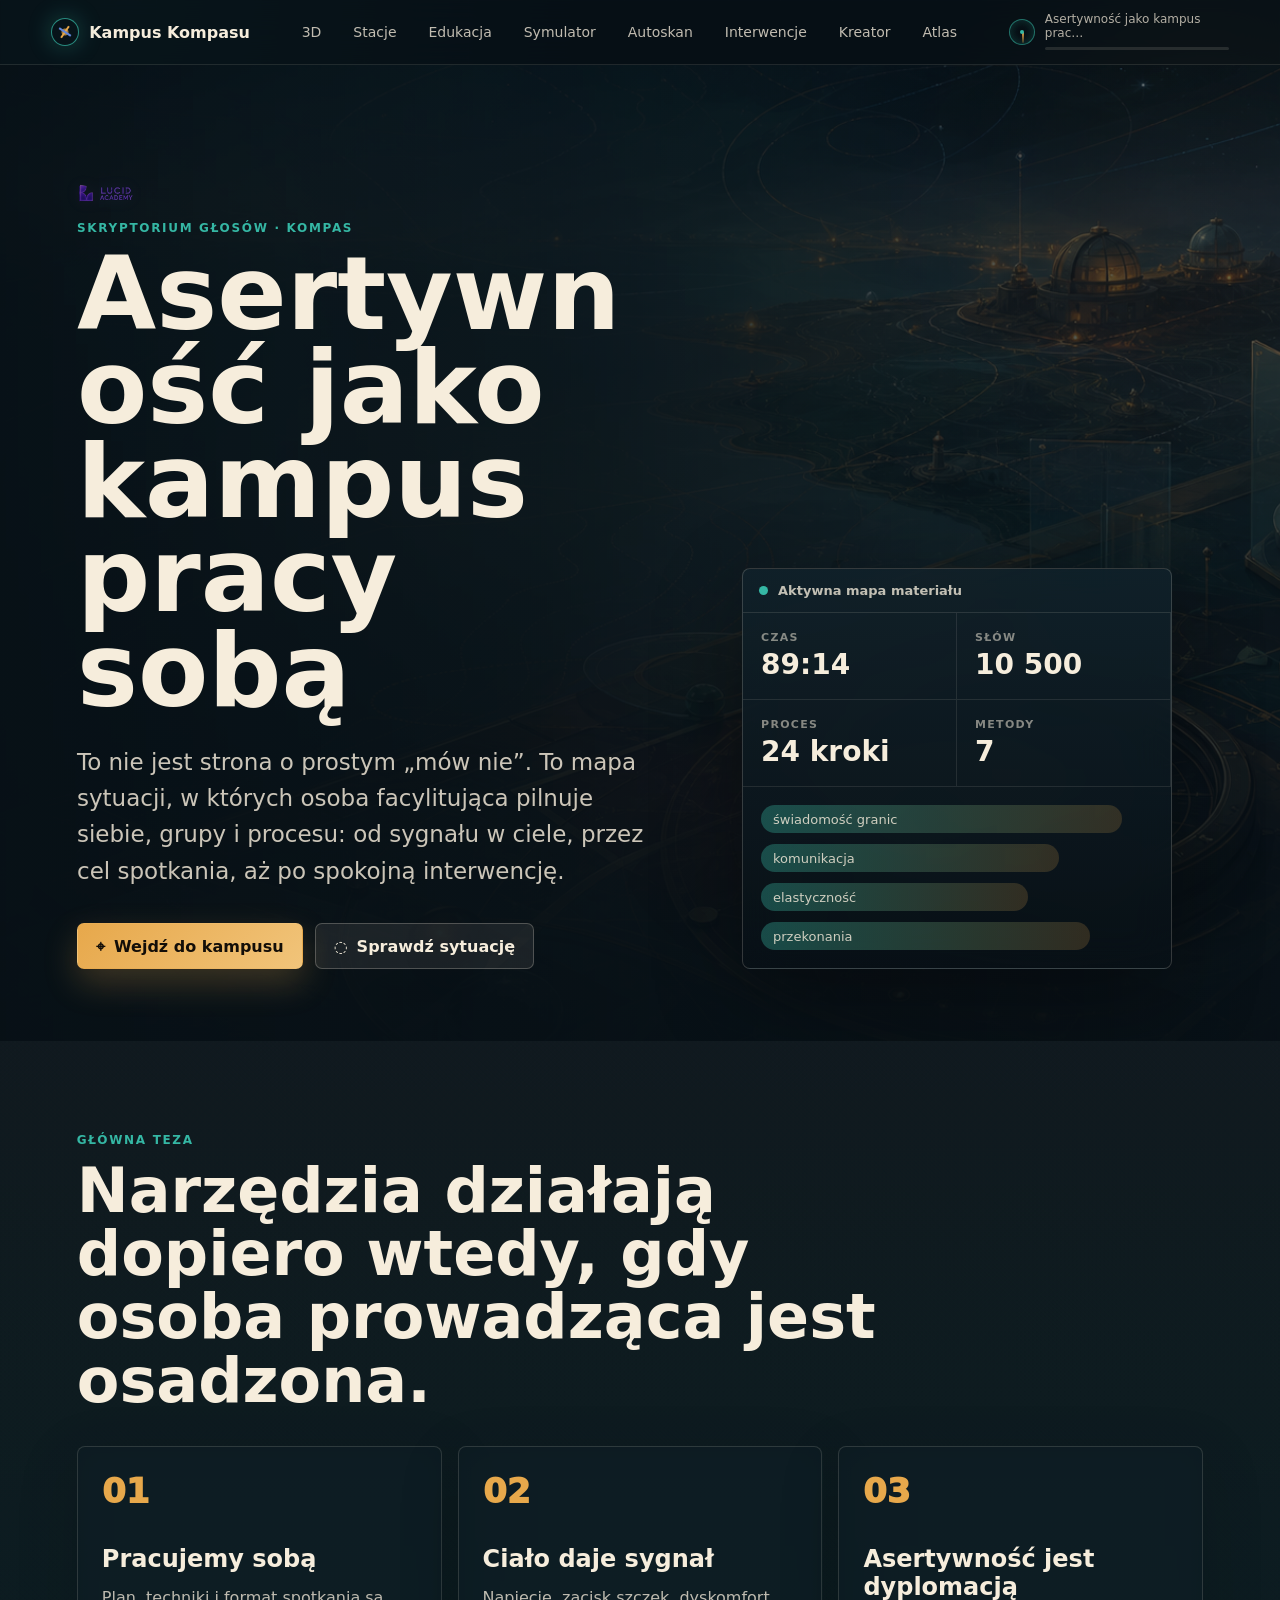
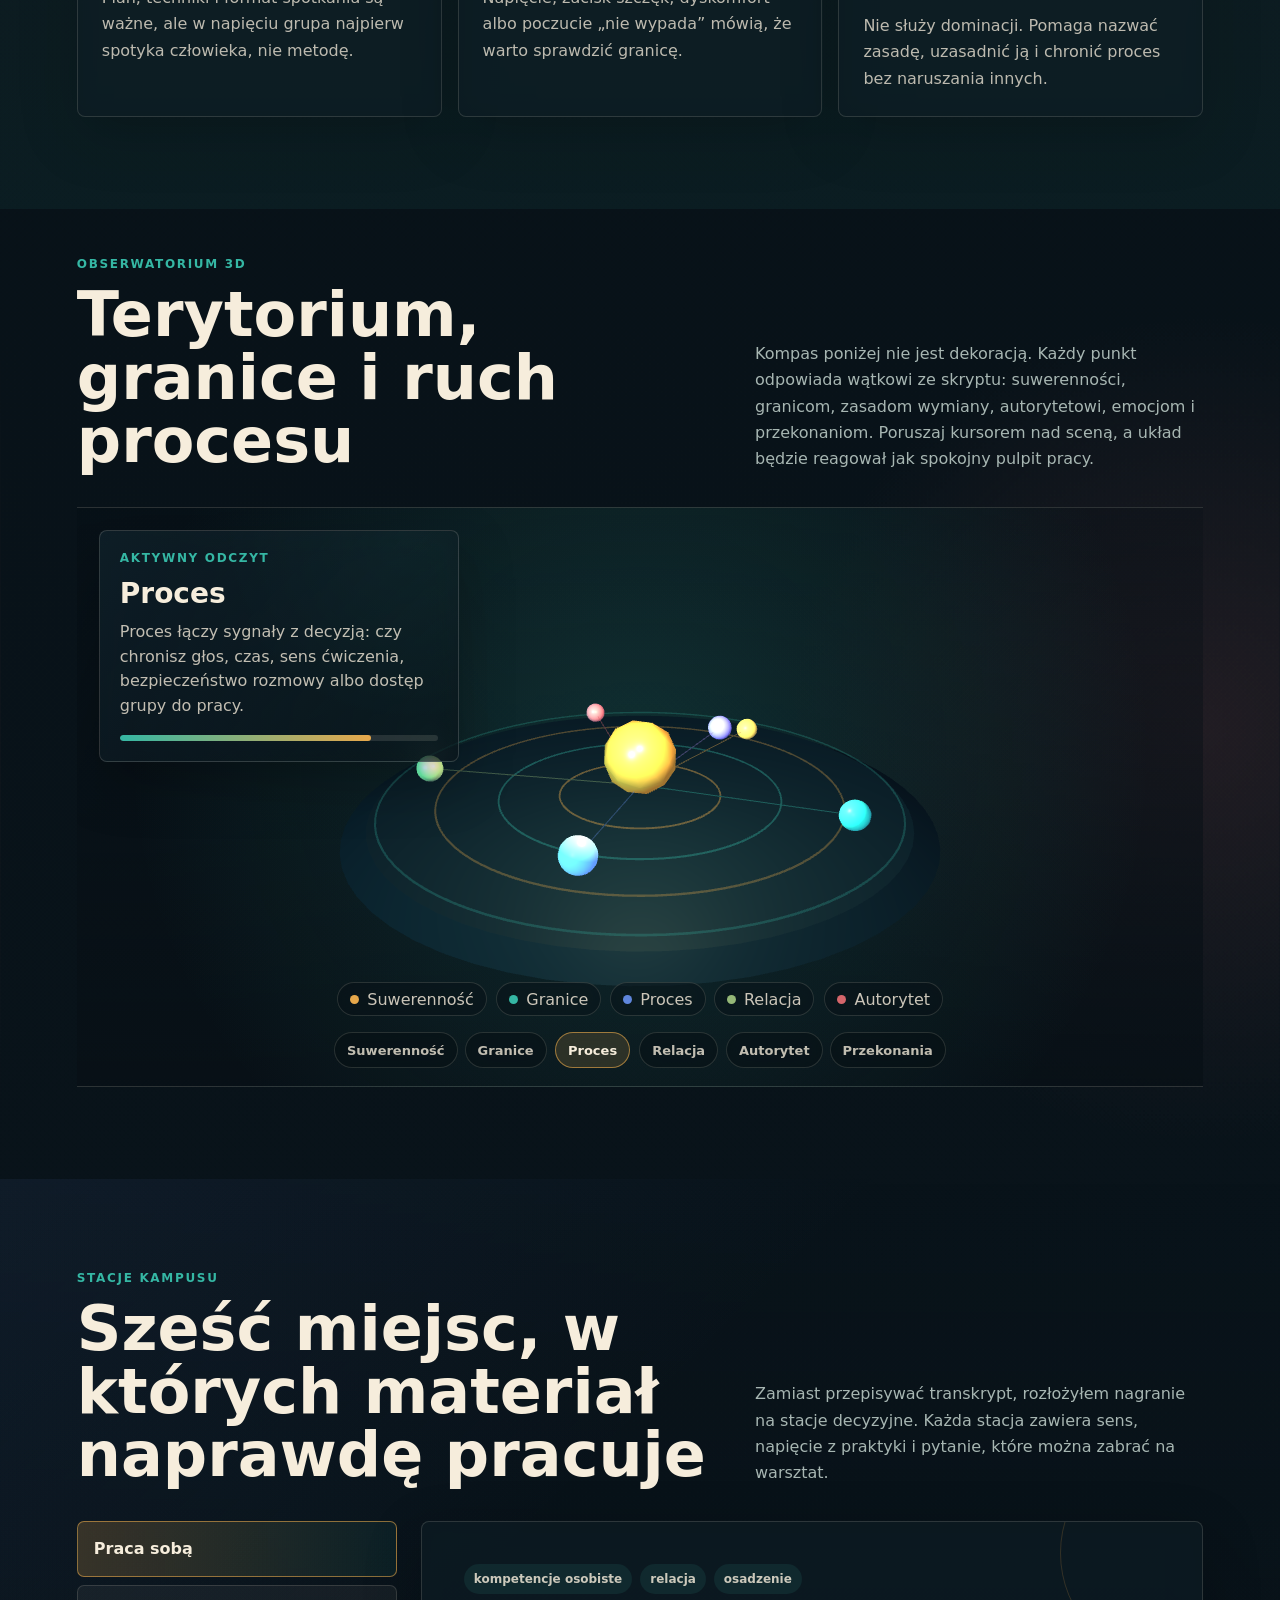
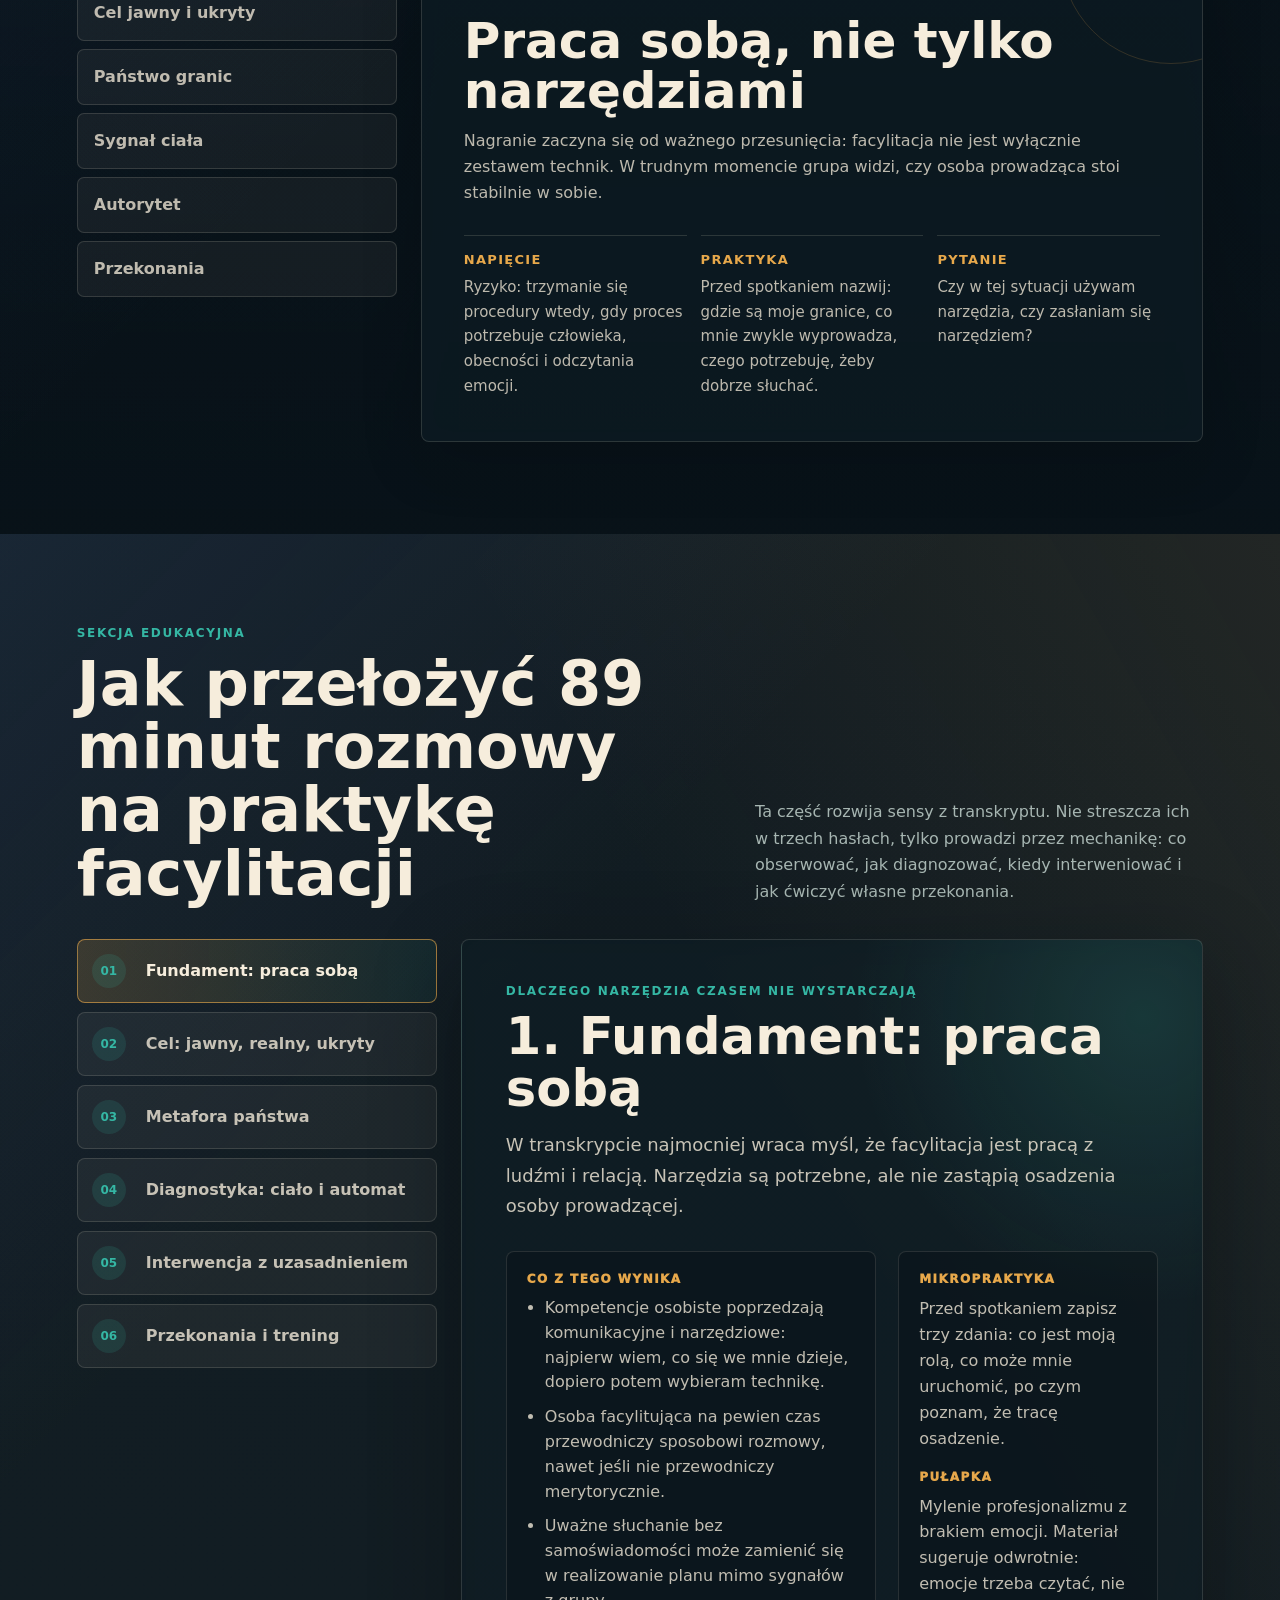
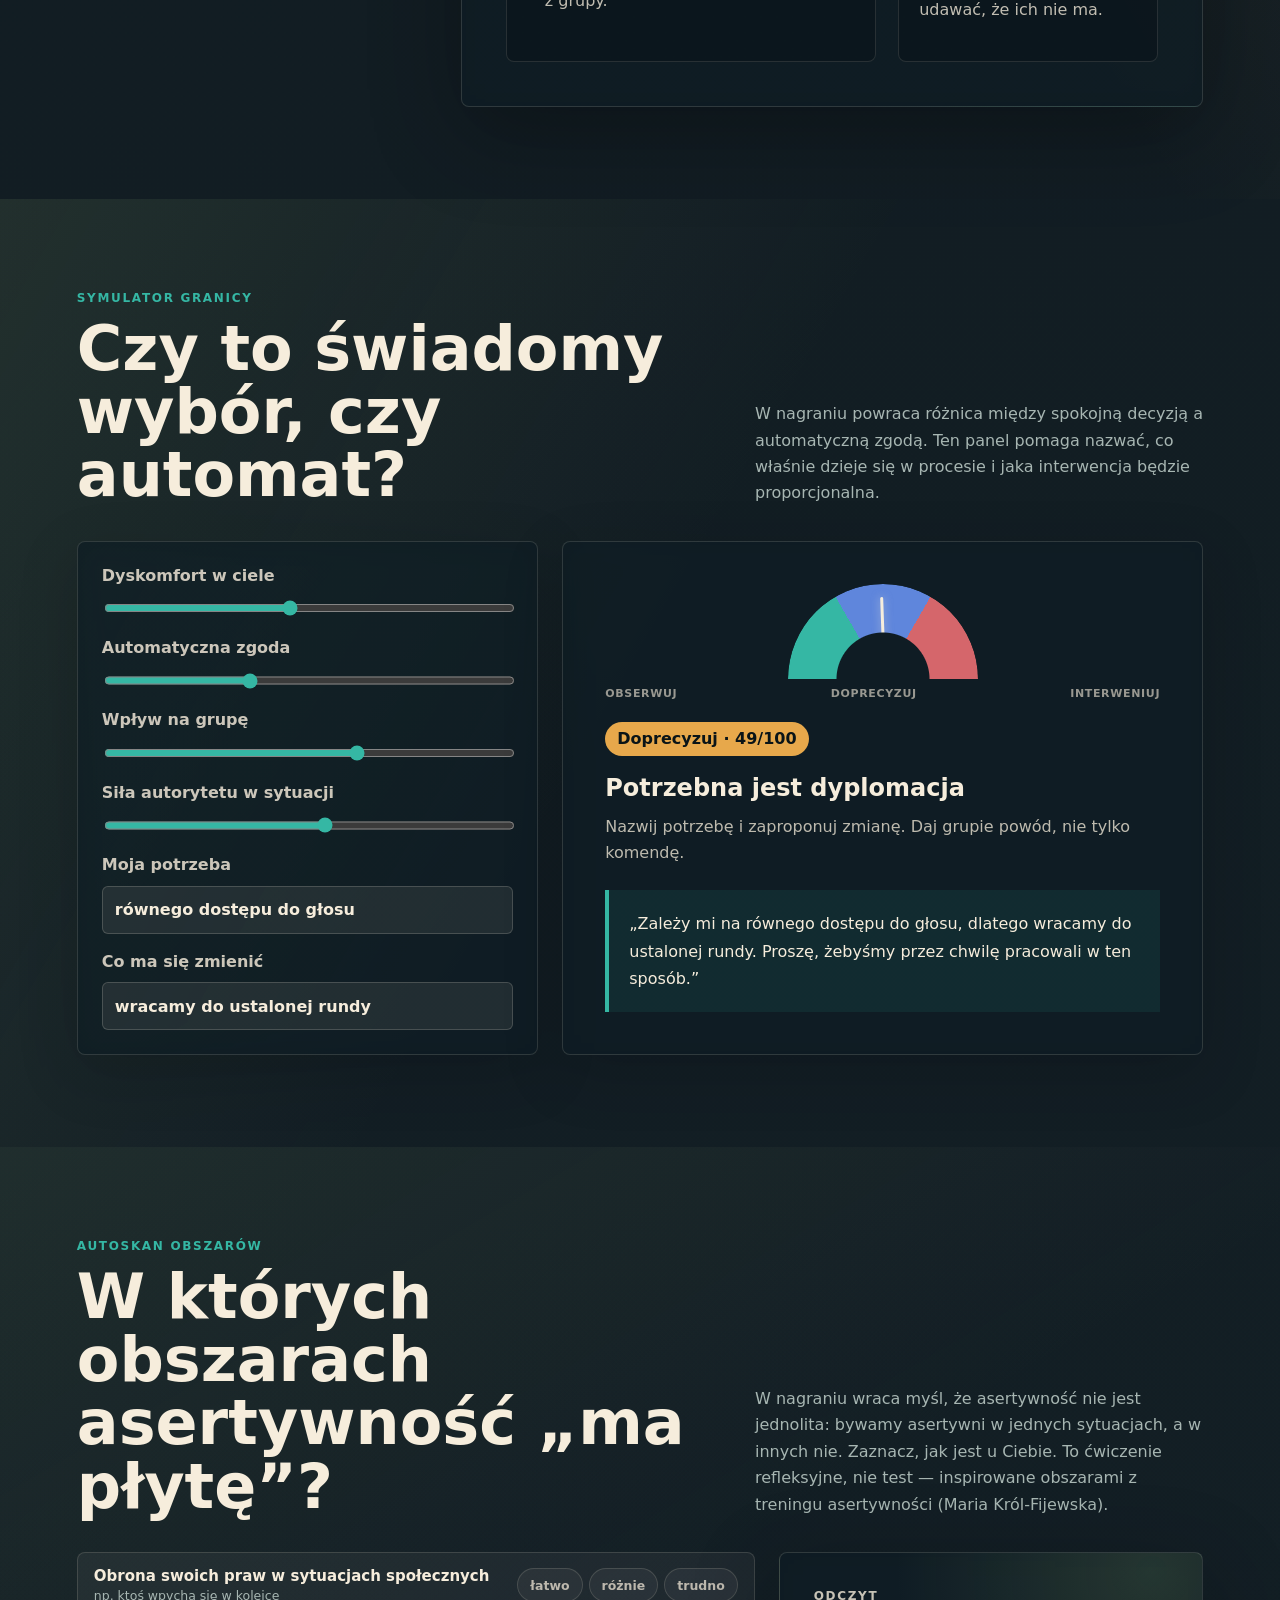
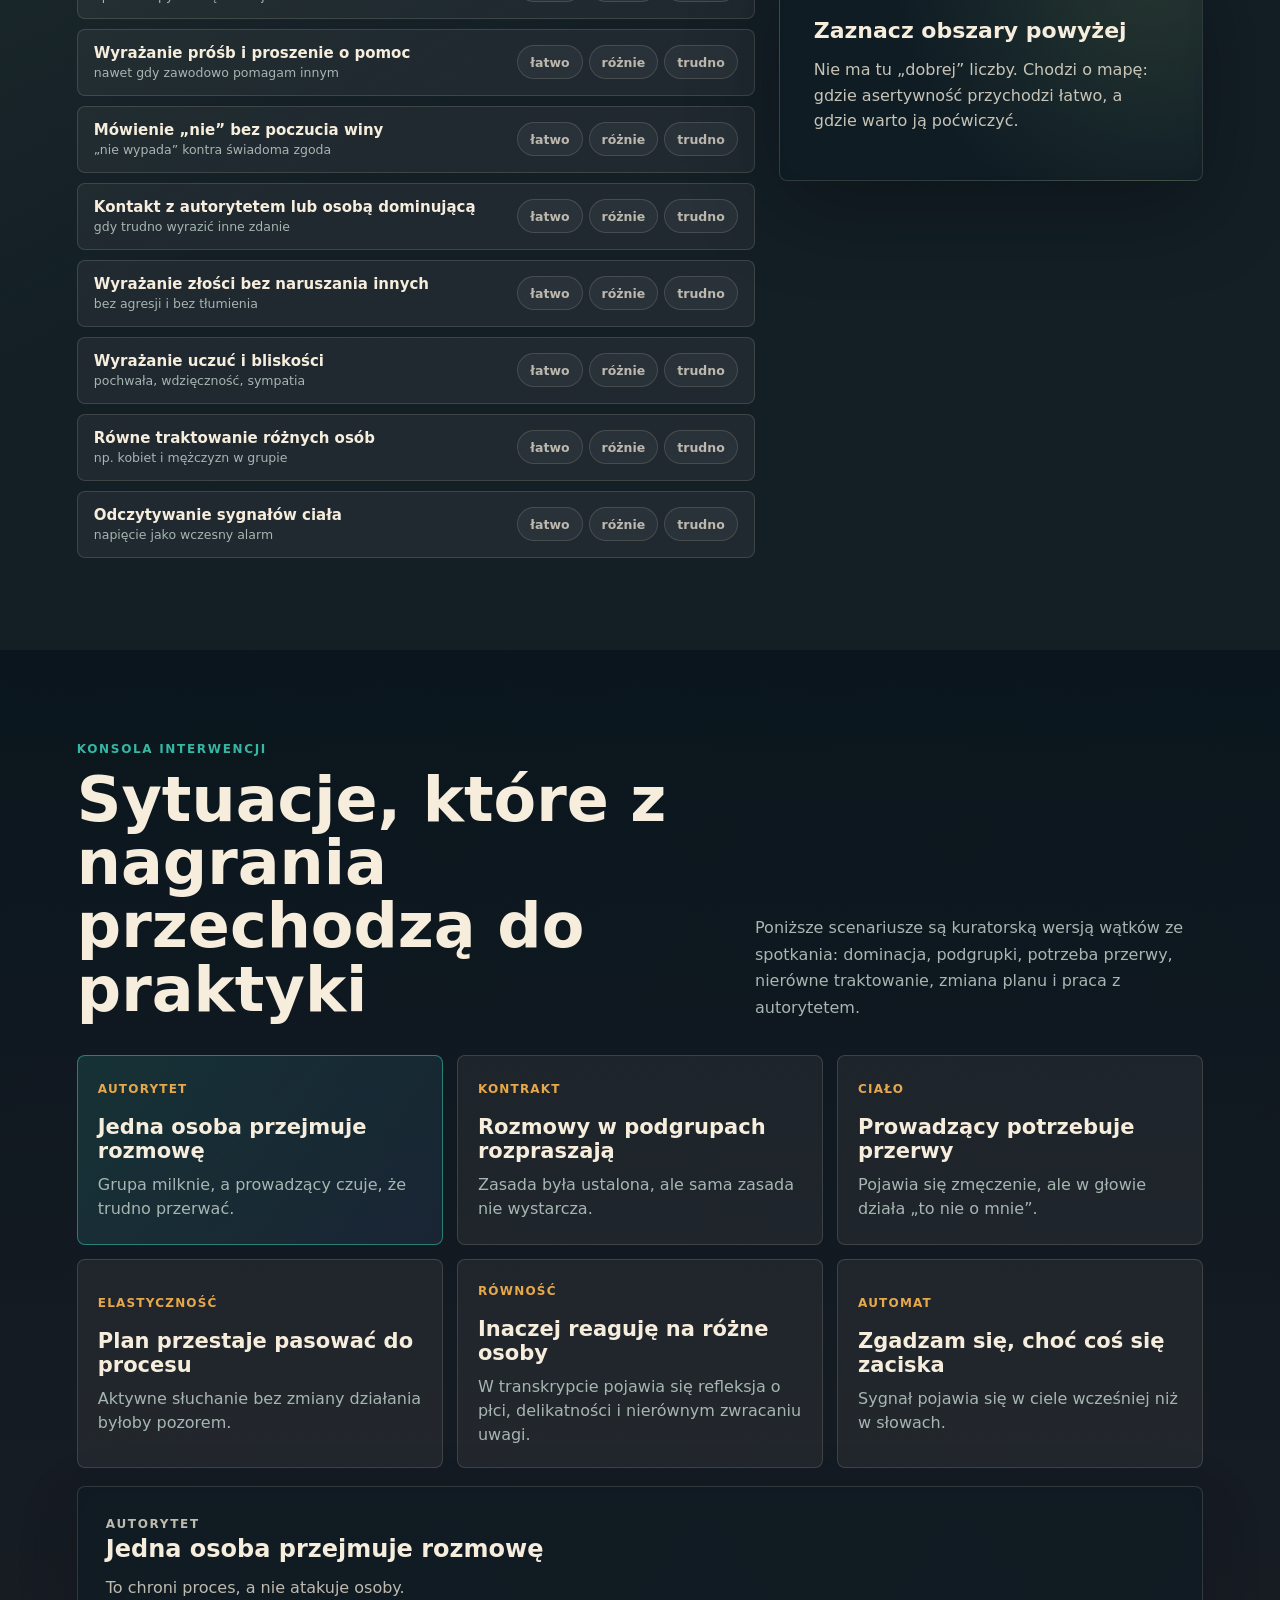
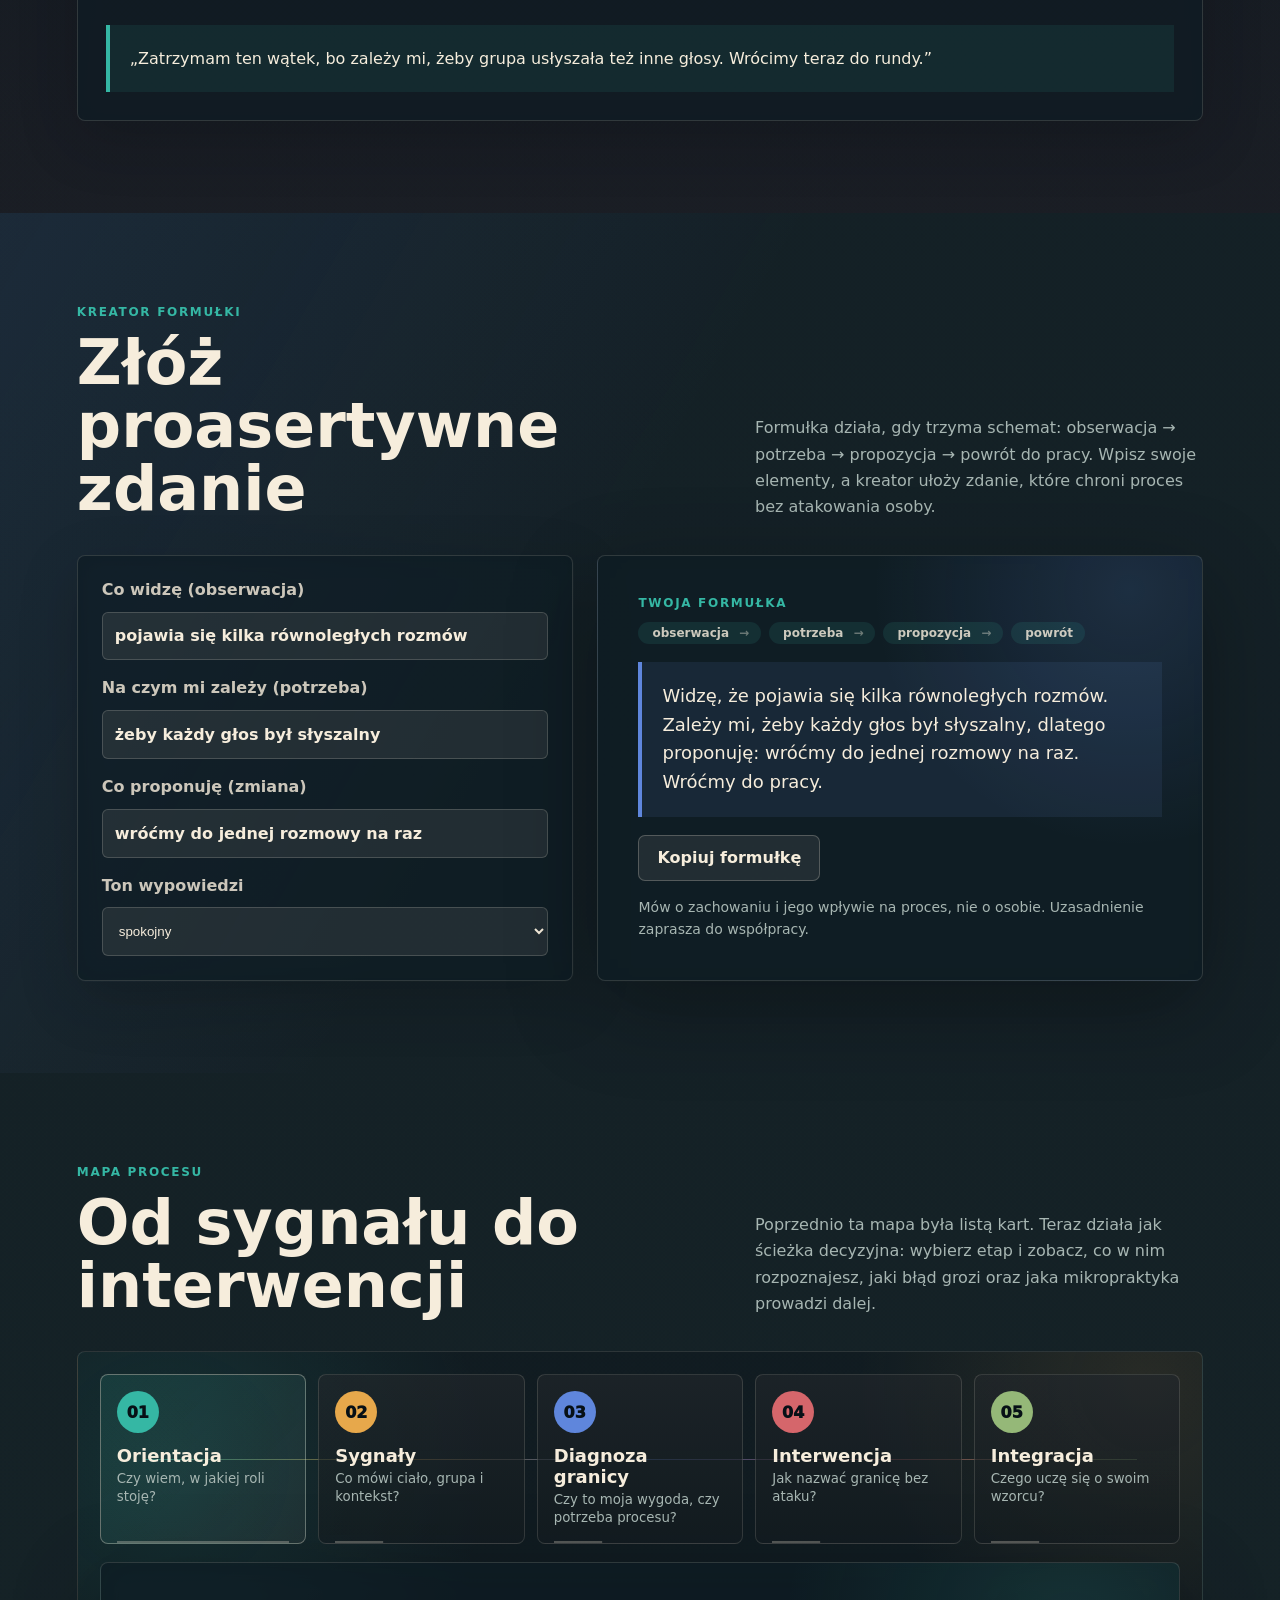
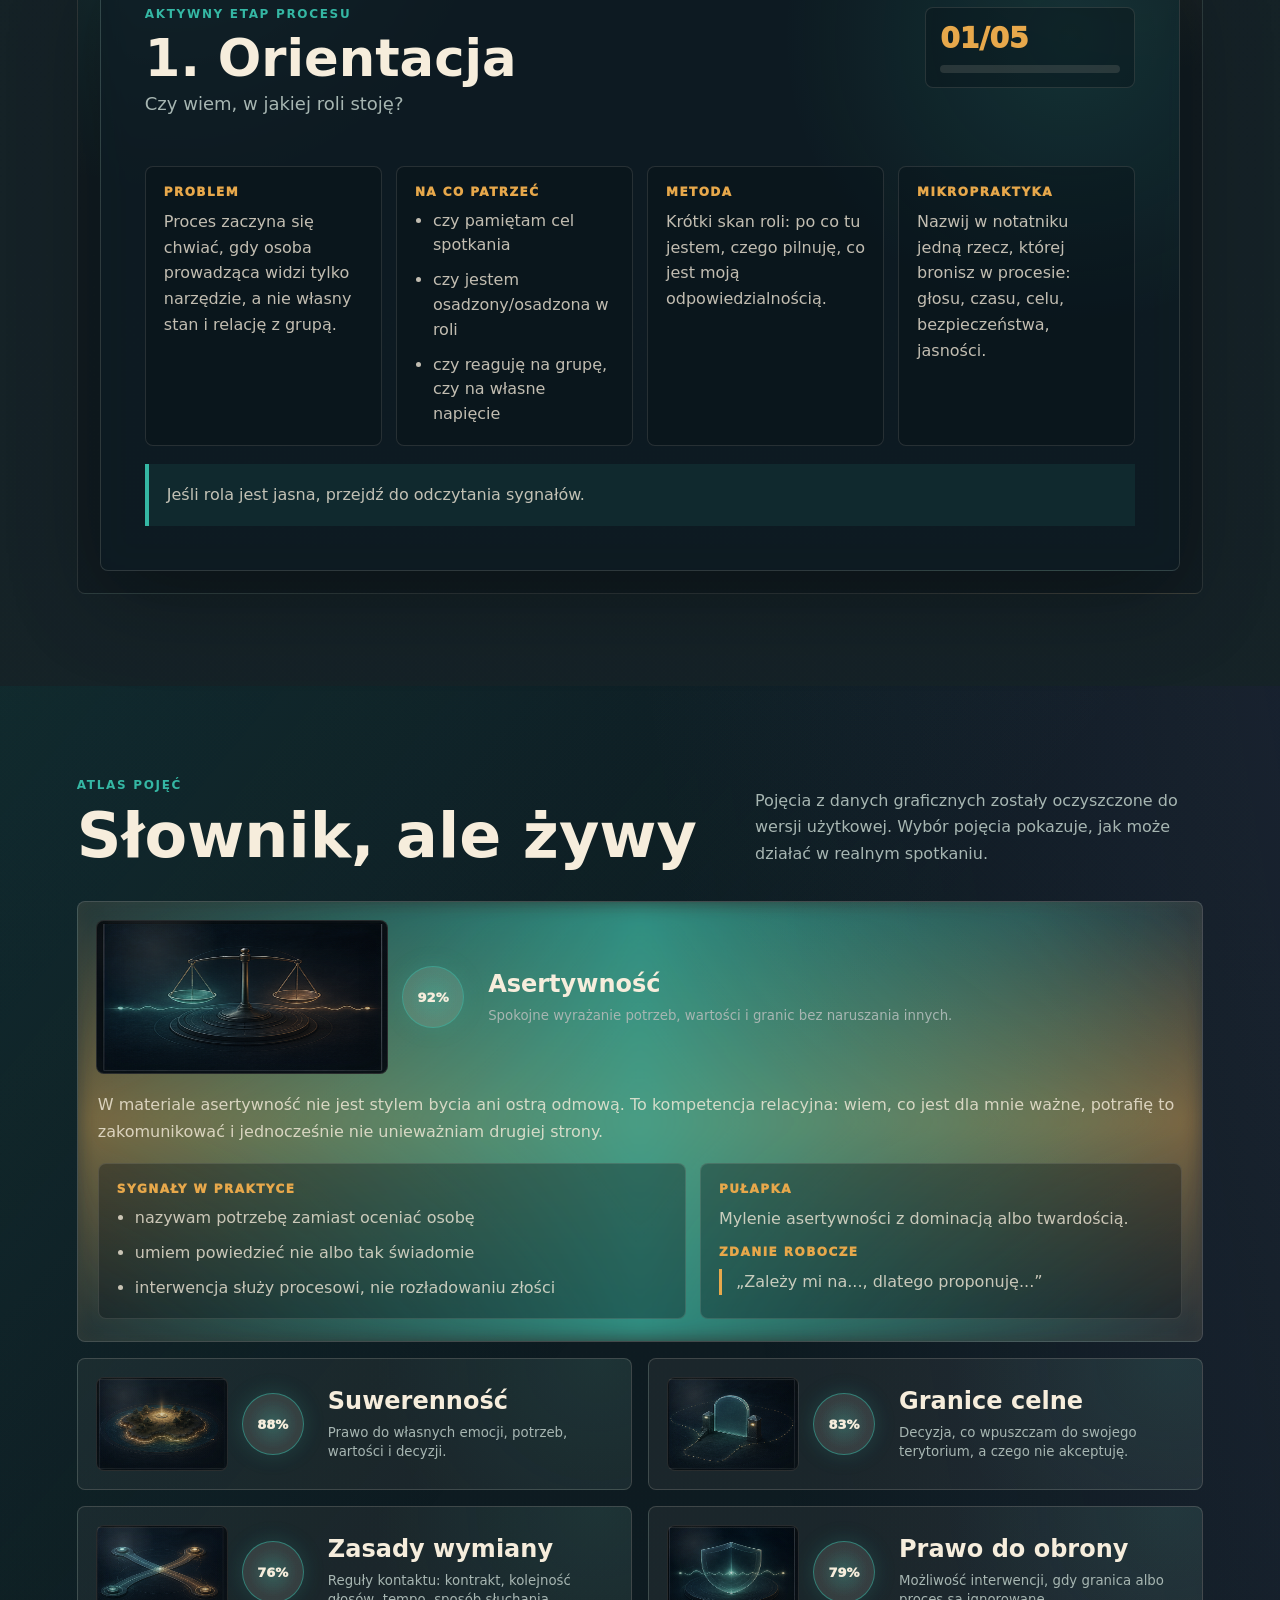
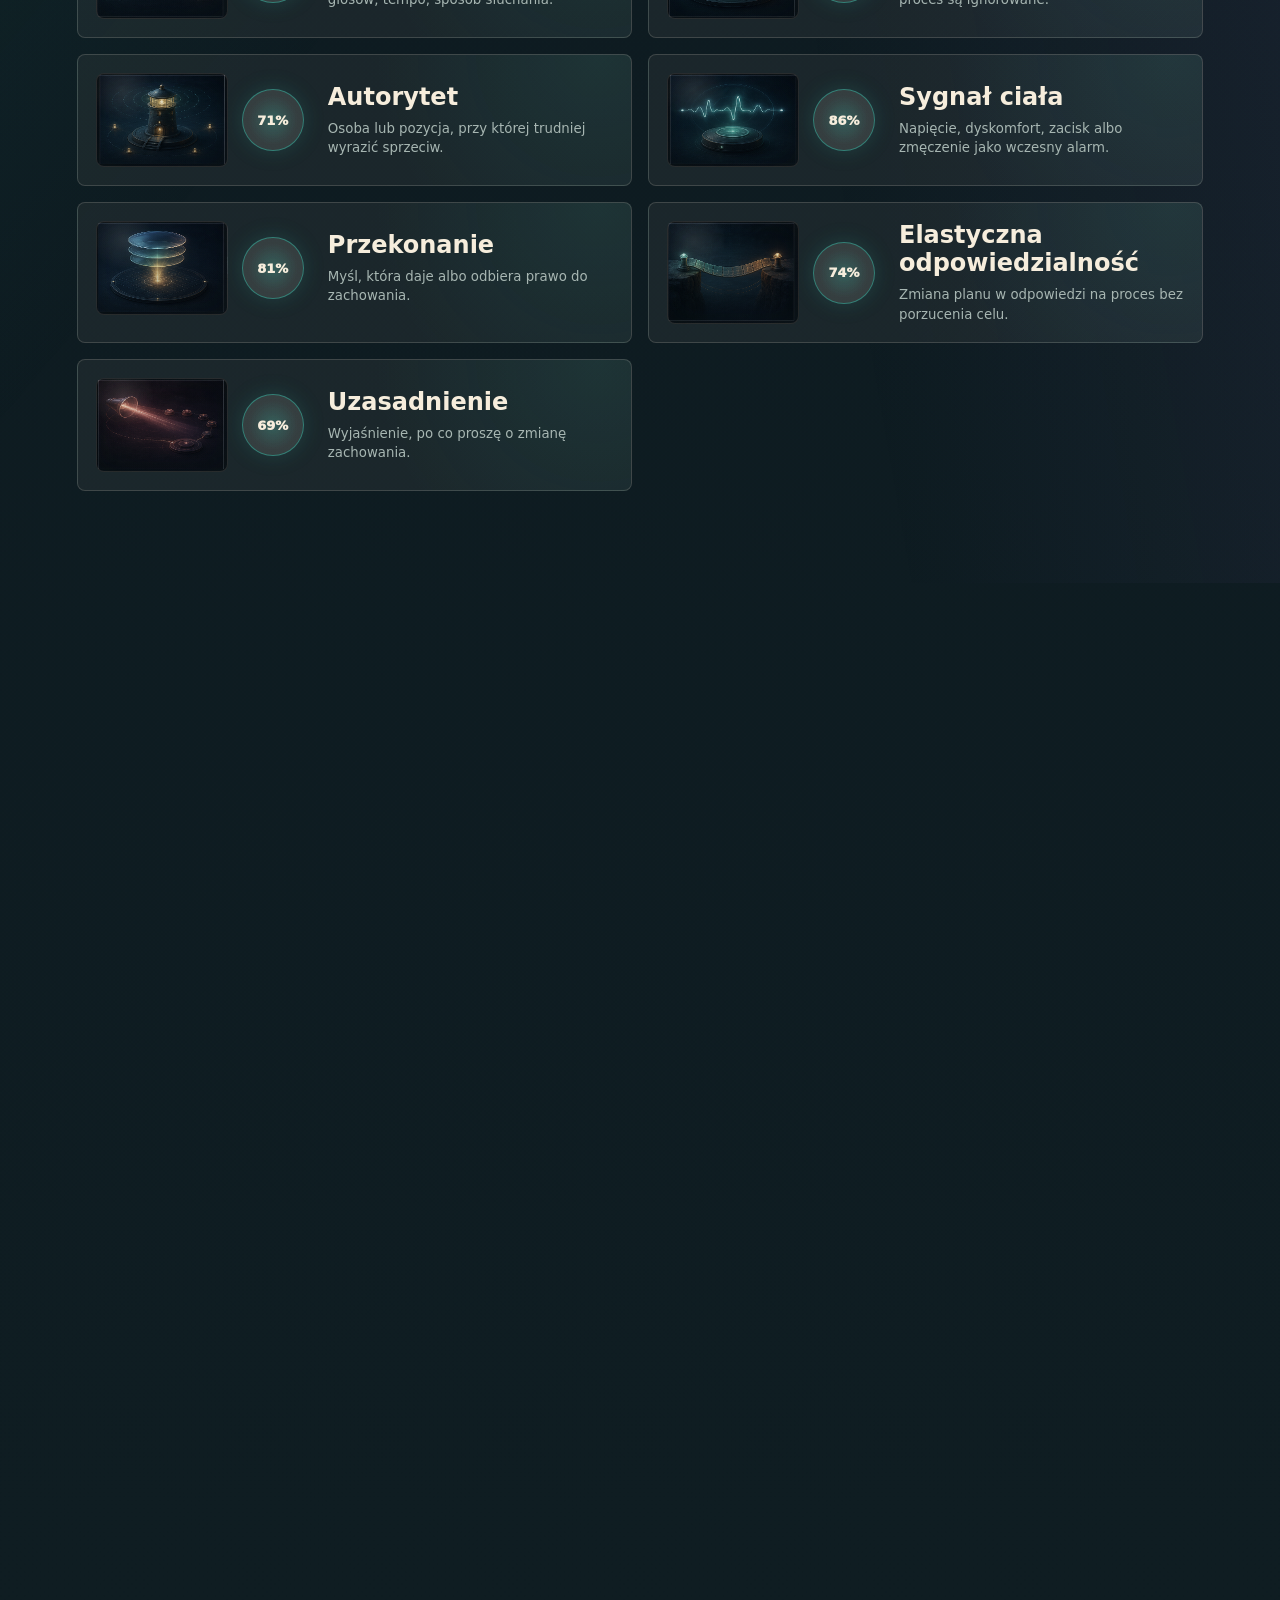
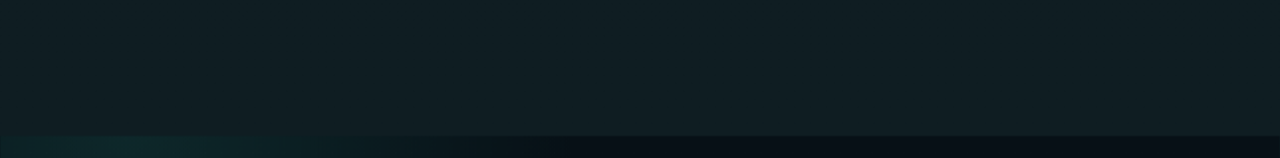
<file: index.html>
<!DOCTYPE html>
<html lang="pl">
<head>
  <meta charset="UTF-8">
  <meta name="viewport" content="width=device-width, initial-scale=1.0">
  <title>Kampus Kompasu | Asertywność w facylitacji</title>
  <meta name="description" content="Interaktywny kampus wiedzy na podstawie Skryptorium Głosów: asertywność, granice i praca facylitacyjna.">
  <link rel="stylesheet" href="styles.css">
</head>
<body>
  <div class="ambient" aria-hidden="true">
    <span class="aura aura-teal"></span>
    <span class="aura aura-amber"></span>
    <span class="aura aura-burgundy"></span>
  </div>

  <header class="topbar">
    <a class="brand" href="#start">
      <span class="brand-mark" aria-hidden="true"></span>
      <span>Kampus Kompasu</span>
    </a>
    <nav class="nav-links" aria-label="Nawigacja po kampusie">
      <a href="#observatorium">3D</a>
      <a href="#stacje">Stacje</a>
      <a href="#edukacja">Edukacja</a>
      <a href="#symulator">Symulator</a>
      <a href="#autoskan">Autoskan</a>
      <a href="#interwencje">Interwencje</a>
      <a href="#kreator">Kreator</a>
      <a href="#atlas">Atlas</a>
    </nav>
    <div class="readout" aria-label="Postęp czytania">
      <div class="readout-compass" aria-hidden="true">
        <span class="readout-needle" id="readoutNeedle"></span>
      </div>
      <div class="readout-text">
        <span id="readoutLabel">Start</span>
        <meter id="progressMeter" value="0" min="0" max="100">0%</meter>
      </div>
    </div>
  </header>

  <main id="start">
    <section class="hero" aria-labelledby="hero-title">
      <img class="hero-art" src="assets/kampus-diegetyczny-v2.png" alt="" aria-hidden="true">
      <div class="hero-veils" aria-hidden="true"></div>
      <div class="hero-grid">
        <div class="hero-copy">
          <img class="hero-partner-logo" src="assets/lucid-academy-header.png" alt="Lucid Academy">
          <p class="eyebrow">Skryptorium Głosów · kompas</p>
          <h1 id="hero-title">Asertywność jako kampus pracy sobą</h1>
          <p class="lead">
            To nie jest strona o prostym „mów nie”. To mapa sytuacji, w których osoba facylitująca
            pilnuje siebie, grupy i procesu: od sygnału w ciele, przez cel spotkania, aż po spokojną interwencję.
          </p>
          <div class="hero-actions">
            <a class="button primary" href="#observatorium"><span aria-hidden="true">⌖</span> Wejdź do kampusu</a>
            <a class="button secondary" href="#symulator"><span aria-hidden="true">◌</span> Sprawdź sytuację</a>
          </div>
        </div>

        <div class="console" aria-label="Panel danych materiału">
          <div class="console-top">
            <span class="pulse"></span>
            <span>Aktywna mapa materiału</span>
          </div>
          <dl class="metrics">
            <div><dt>czas</dt><dd>89:14</dd></div>
            <div><dt>słów</dt><dd>10 500</dd></div>
            <div><dt>proces</dt><dd>24 kroki</dd></div>
            <div><dt>metody</dt><dd>7</dd></div>
          </dl>
          <div class="signal-stack" aria-label="Główne sygnały">
            <span style="--level: 92%">świadomość granic</span>
            <span style="--level: 76%">komunikacja</span>
            <span style="--level: 68%">elastyczność</span>
            <span style="--level: 84%">przekonania</span>
          </div>
        </div>
      </div>
    </section>

    <section class="section intro" aria-labelledby="intro-title">
      <div class="section-heading">
        <p class="eyebrow">Główna teza</p>
        <h2 id="intro-title">Narzędzia działają dopiero wtedy, gdy osoba prowadząca jest osadzona.</h2>
      </div>
      <div class="thesis-grid">
        <article>
          <span>01</span>
          <h3>Pracujemy sobą</h3>
          <p>Plan, techniki i format spotkania są ważne, ale w napięciu grupa najpierw spotyka człowieka, nie metodę.</p>
        </article>
        <article>
          <span>02</span>
          <h3>Ciało daje sygnał</h3>
          <p>Napięcie, zacisk szczęk, dyskomfort albo poczucie „nie wypada” mówią, że warto sprawdzić granicę.</p>
        </article>
        <article>
          <span>03</span>
          <h3>Asertywność jest dyplomacją</h3>
          <p>Nie służy dominacji. Pomaga nazwać zasadę, uzasadnić ją i chronić proces bez naruszania innych.</p>
        </article>
      </div>
    </section>

    <section class="section observatory" id="observatorium" aria-labelledby="observatory-title">
      <div class="section-heading split">
        <div>
          <p class="eyebrow">Obserwatorium 3D</p>
          <h2 id="observatory-title">Terytorium, granice i ruch procesu</h2>
        </div>
        <p>
          Kompas poniżej nie jest dekoracją. Każdy punkt odpowiada wątkowi ze skryptu: suwerenności,
          granicom, zasadom wymiany, autorytetowi, emocjom i przekonaniom. Poruszaj kursorem nad sceną,
          a układ będzie reagował jak spokojny pulpit pracy.
        </p>
      </div>
      <div class="observatory-shell">
        <canvas id="territoryCanvas" aria-label="Trójwymiarowa mapa kampusu asertywności"></canvas>
        <div class="compass-inspector" aria-live="polite">
          <p class="eyebrow">Aktywny odczyt</p>
          <h3 id="compassNodeTitle">Proces</h3>
          <p id="compassNodeText">Obserwatorium podświetla wątek, który aktualnie pracuje na stronie. Możesz też wybrać węzeł ręcznie.</p>
          <div class="compass-signal" aria-hidden="true"><span id="compassSignalFill"></span></div>
        </div>
        <div class="compass-controls" id="compassControls" aria-label="Wybierz wątek obserwatorium">
          <button type="button" data-compass-node="Suwerenność">Suwerenność</button>
          <button type="button" data-compass-node="Granice">Granice</button>
          <button type="button" data-compass-node="Proces">Proces</button>
          <button type="button" data-compass-node="Relacja">Relacja</button>
          <button type="button" data-compass-node="Autorytet">Autorytet</button>
          <button type="button" data-compass-node="Przekonania">Przekonania</button>
        </div>
        <div class="orbit-legend" aria-label="Legenda punktów kompasu">
          <span><i class="dot amber"></i>Suwerenność</span>
          <span><i class="dot teal"></i>Granice</span>
          <span><i class="dot cobalt"></i>Proces</span>
          <span><i class="dot sage"></i>Relacja</span>
          <span><i class="dot burgundy"></i>Autorytet</span>
        </div>
      </div>
    </section>

    <section class="section stations" id="stacje" aria-labelledby="stations-title">
      <div class="section-heading split">
        <div>
          <p class="eyebrow">Stacje kampusu</p>
          <h2 id="stations-title">Sześć miejsc, w których materiał naprawdę pracuje</h2>
        </div>
        <p>
          Zamiast przepisywać transkrypt, rozłożyłem nagranie na stacje decyzyjne. Każda stacja zawiera sens,
          napięcie z praktyki i pytanie, które można zabrać na warsztat.
        </p>
      </div>
      <div class="station-layout">
        <div class="station-rail" role="tablist" aria-label="Stacje kampusu">
          <button class="station-tab is-active" type="button" data-station="self">Praca sobą</button>
          <button class="station-tab" type="button" data-station="goal">Cel jawny i ukryty</button>
          <button class="station-tab" type="button" data-station="state">Państwo granic</button>
          <button class="station-tab" type="button" data-station="body">Sygnał ciała</button>
          <button class="station-tab" type="button" data-station="authority">Autorytet</button>
          <button class="station-tab" type="button" data-station="belief">Przekonania</button>
        </div>
        <article class="station-detail" id="stationDetail" aria-live="polite"></article>
      </div>
    </section>

    <section class="section education" id="edukacja" aria-labelledby="education-title">
      <div class="section-heading split">
        <div>
          <p class="eyebrow">Sekcja edukacyjna</p>
          <h2 id="education-title">Jak przełożyć 89 minut rozmowy na praktykę facylitacji</h2>
        </div>
        <p>
          Ta część rozwija sensy z transkryptu. Nie streszcza ich w trzech hasłach, tylko prowadzi przez mechanikę:
          co obserwować, jak diagnozować, kiedy interweniować i jak ćwiczyć własne przekonania.
        </p>
      </div>
      <div class="learning-layout">
        <div class="lesson-tabs" id="lessonTabs" role="tablist" aria-label="Moduły edukacyjne"></div>
        <article class="lesson-panel" id="lessonPanel" aria-live="polite"></article>
      </div>
    </section>

    <section class="section simulator" id="symulator" aria-labelledby="simulator-title">
      <div class="section-heading split">
        <div>
          <p class="eyebrow">Symulator granicy</p>
          <h2 id="simulator-title">Czy to świadomy wybór, czy automat?</h2>
        </div>
        <p>
          W nagraniu powraca różnica między spokojną decyzją a automatyczną zgodą. Ten panel pomaga nazwać,
          co właśnie dzieje się w procesie i jaka interwencja będzie proporcjonalna.
        </p>
      </div>
      <div class="simulator-grid">
        <form class="sim-panel" id="boundaryForm">
          <label>
            Dyskomfort w ciele
            <input type="range" name="body" min="0" max="100" value="45">
          </label>
          <label>
            Automatyczna zgoda
            <input type="range" name="auto" min="0" max="100" value="35">
          </label>
          <label>
            Wpływ na grupę
            <input type="range" name="group" min="0" max="100" value="62">
          </label>
          <label>
            Siła autorytetu w sytuacji
            <input type="range" name="authority" min="0" max="100" value="54">
          </label>
          <label>
            Moja potrzeba
            <input type="text" name="need" value="równego dostępu do głosu">
          </label>
          <label>
            Co ma się zmienić
            <input type="text" name="change" value="wracamy do ustalonej rundy">
          </label>
        </form>
        <article class="diagnosis" id="diagnosis" aria-live="polite"></article>
      </div>
    </section>

    <section class="section selfcheck" id="autoskan" aria-labelledby="selfcheck-title">
      <div class="section-heading split">
        <div>
          <p class="eyebrow">Autoskan obszarów</p>
          <h2 id="selfcheck-title">W których obszarach asertywność „ma płytę”?</h2>
        </div>
        <p>
          W nagraniu wraca myśl, że asertywność nie jest jednolita: bywamy asertywni w jednych sytuacjach,
          a w innych nie. Zaznacz, jak jest u Ciebie. To ćwiczenie refleksyjne, nie test — inspirowane
          obszarami z treningu asertywności (Maria Król-Fijewska).
        </p>
      </div>
      <div class="selfcheck-layout">
        <div class="selfcheck-grid" id="selfCheckGrid" aria-label="Obszary asertywności"></div>
        <article class="selfcheck-result" id="selfCheckResult" aria-live="polite"></article>
      </div>
    </section>

    <section class="section interventions" id="interwencje" aria-labelledby="interventions-title">
      <div class="section-heading split">
        <div>
          <p class="eyebrow">Konsola interwencji</p>
          <h2 id="interventions-title">Sytuacje, które z nagrania przechodzą do praktyki</h2>
        </div>
        <p>
          Poniższe scenariusze są kuratorską wersją wątków ze spotkania: dominacja, podgrupki, potrzeba przerwy,
          nierówne traktowanie, zmiana planu i praca z autorytetem.
        </p>
      </div>
      <div class="scenario-grid" id="scenarioGrid"></div>
      <article class="phrase-panel" id="phrasePanel" aria-live="polite"></article>
    </section>

    <section class="section builder" id="kreator" aria-labelledby="builder-title">
      <div class="section-heading split">
        <div>
          <p class="eyebrow">Kreator formułki</p>
          <h2 id="builder-title">Złóż proasertywne zdanie</h2>
        </div>
        <p>
          Formułka działa, gdy trzyma schemat: obserwacja → potrzeba → propozycja → powrót do pracy.
          Wpisz swoje elementy, a kreator ułoży zdanie, które chroni proces bez atakowania osoby.
        </p>
      </div>
      <div class="builder-grid">
        <form class="builder-panel" id="builderForm">
          <label>Co widzę (obserwacja)
            <input type="text" name="observation" value="pojawia się kilka równoległych rozmów">
          </label>
          <label>Na czym mi zależy (potrzeba)
            <input type="text" name="need" value="żeby każdy głos był słyszalny">
          </label>
          <label>Co proponuję (zmiana)
            <input type="text" name="proposal" value="wróćmy do jednej rozmowy na raz">
          </label>
          <label>Ton wypowiedzi
            <select name="tone">
              <option value="spokojny">spokojny</option>
              <option value="cieply">ciepły</option>
              <option value="stanowczy">stanowczy</option>
            </select>
          </label>
        </form>
        <article class="builder-output" id="builderOutput" aria-live="polite"></article>
      </div>
    </section>

    <section class="section flow-section" aria-labelledby="flow-title">
      <div class="section-heading split">
        <div>
          <p class="eyebrow">Mapa procesu</p>
          <h2 id="flow-title">Od sygnału do interwencji</h2>
        </div>
        <p>
          Poprzednio ta mapa była listą kart. Teraz działa jak ścieżka decyzyjna: wybierz etap i zobacz,
          co w nim rozpoznajesz, jaki błąd grozi oraz jaka mikropraktyka prowadzi dalej.
        </p>
      </div>
      <div class="process-map" id="processMap">
        <div class="process-orbit" id="processOrbit" aria-label="Etapy procesu"></div>
        <article class="process-detail" id="processDetail" aria-live="polite"></article>
      </div>
    </section>

    <section class="section atlas" id="atlas" aria-labelledby="atlas-title">
      <div class="section-heading split">
        <div>
          <p class="eyebrow">Atlas pojęć</p>
          <h2 id="atlas-title">Słownik, ale żywy</h2>
        </div>
        <p>
          Pojęcia z danych graficznych zostały oczyszczone do wersji użytkowej. Wybór pojęcia pokazuje, jak może
          działać w realnym spotkaniu.
        </p>
      </div>
      <div class="atlas-layout">
        <div class="concept-grid" id="conceptGrid" aria-label="Rozwijane pojęcia"></div>
      </div>
    </section>

    <section class="section source-map-section" aria-labelledby="source-map-title">
      <div class="section-heading split">
        <div>
          <p class="eyebrow">Warstwa źródłowa</p>
          <h2 id="source-map-title">Surowa mapa Skryptorium</h2>
        </div>
        <p>
          Zachowana grafika SVG pokazuje pierwotny eksport pojęć i metod. Nowy interfejs jest warstwą interpretacji,
          a nie zastąpieniem źródeł.
        </p>
      </div>
      <img class="source-map" src="kompas-mapa.svg" alt="Źródłowa mapa wiedzy: kompas">
    </section>

  </main>

  <div class="cursor-aura" id="cursorAura" aria-hidden="true"></div>
  <button class="to-top" id="toTop" type="button" aria-label="Wróć na górę kampusu"><span aria-hidden="true">⌖</span></button>

  <script src="vendor/three-r149.min.js"></script>
  <script src="app.js"></script>
</body>
</html>
</file>
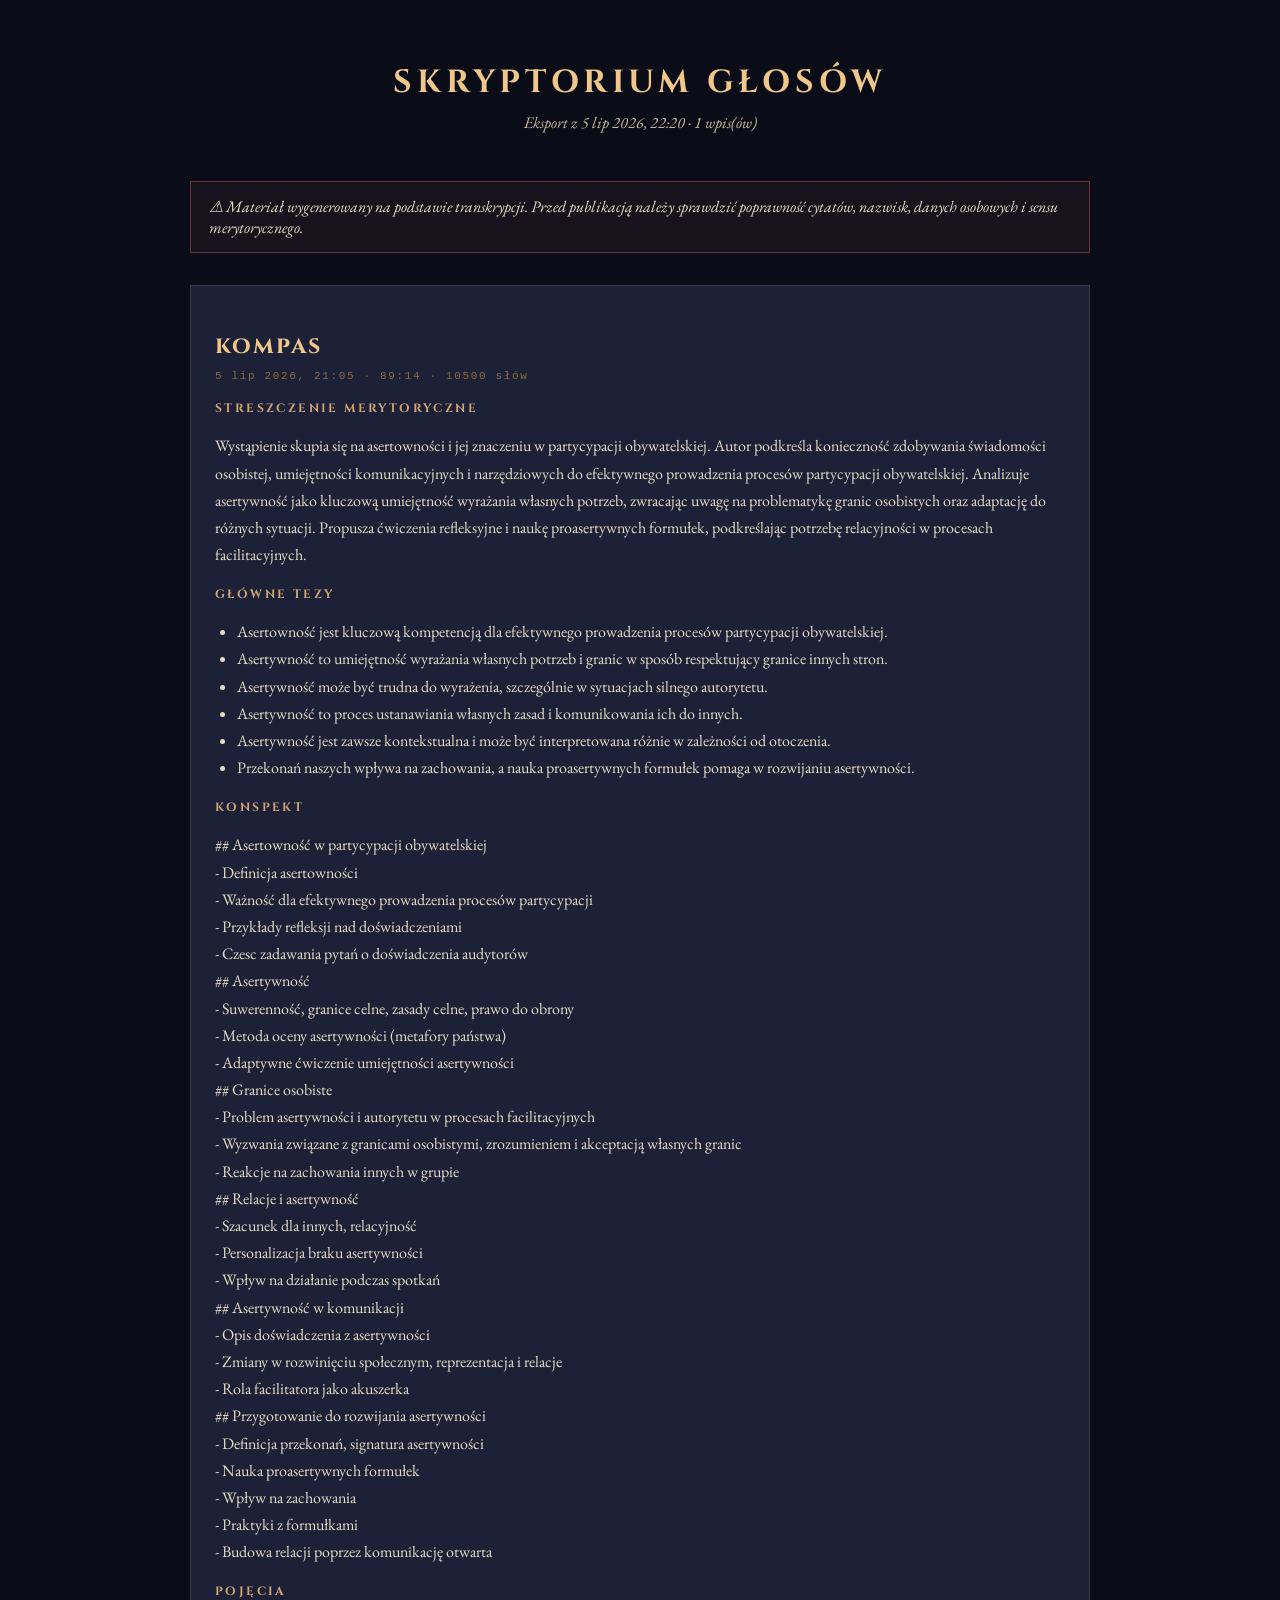
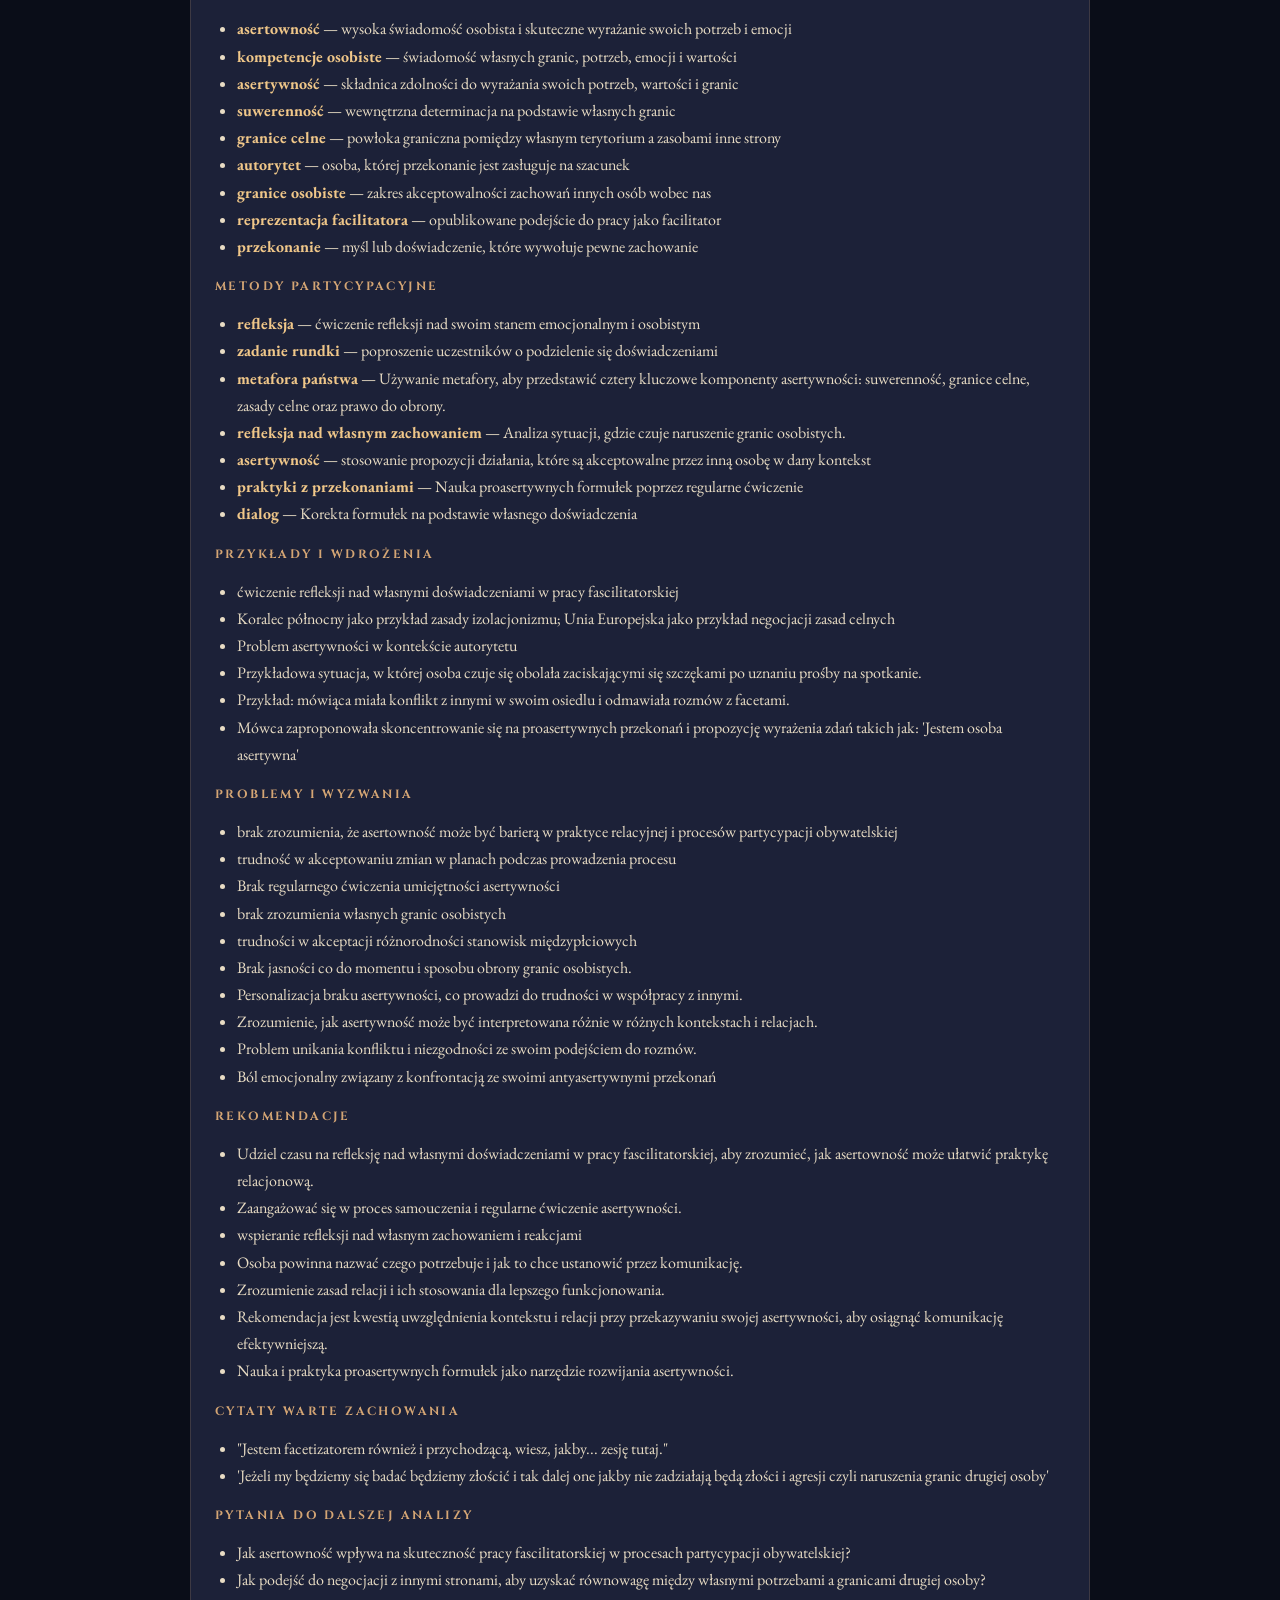
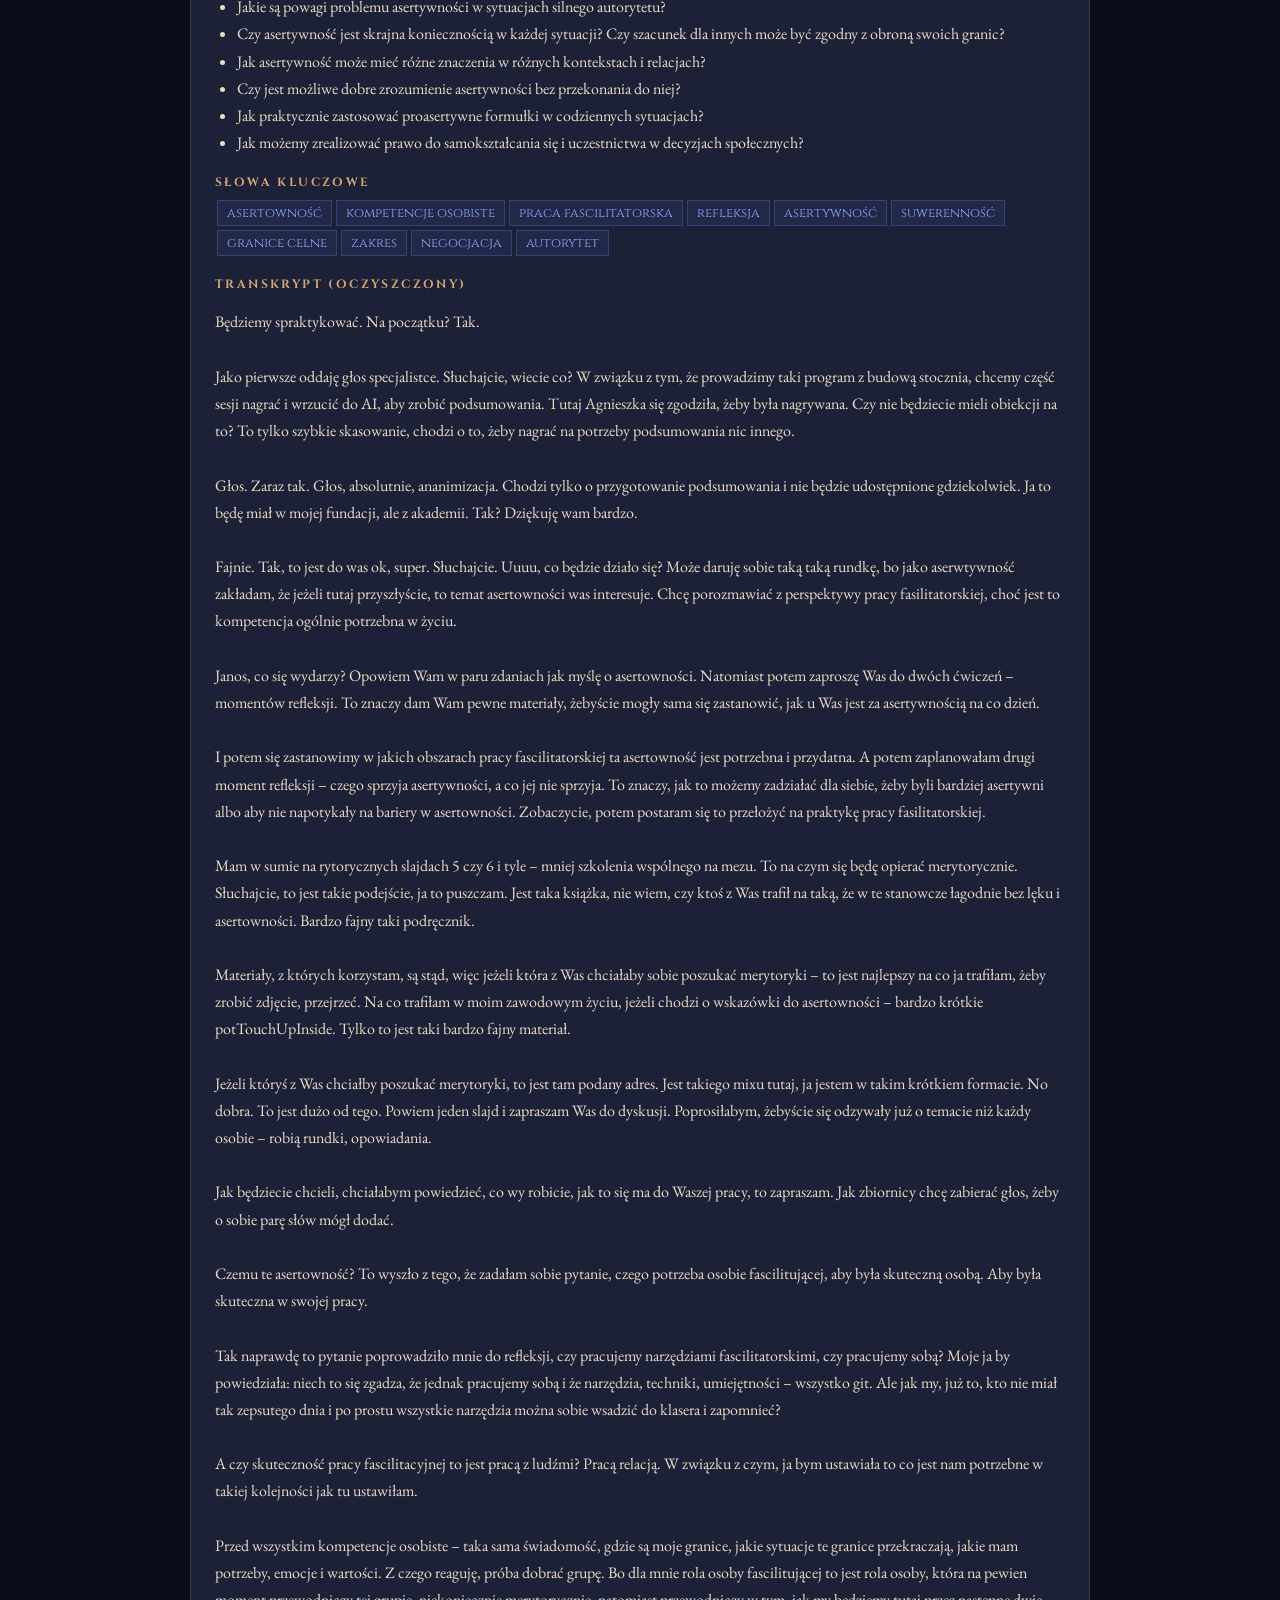
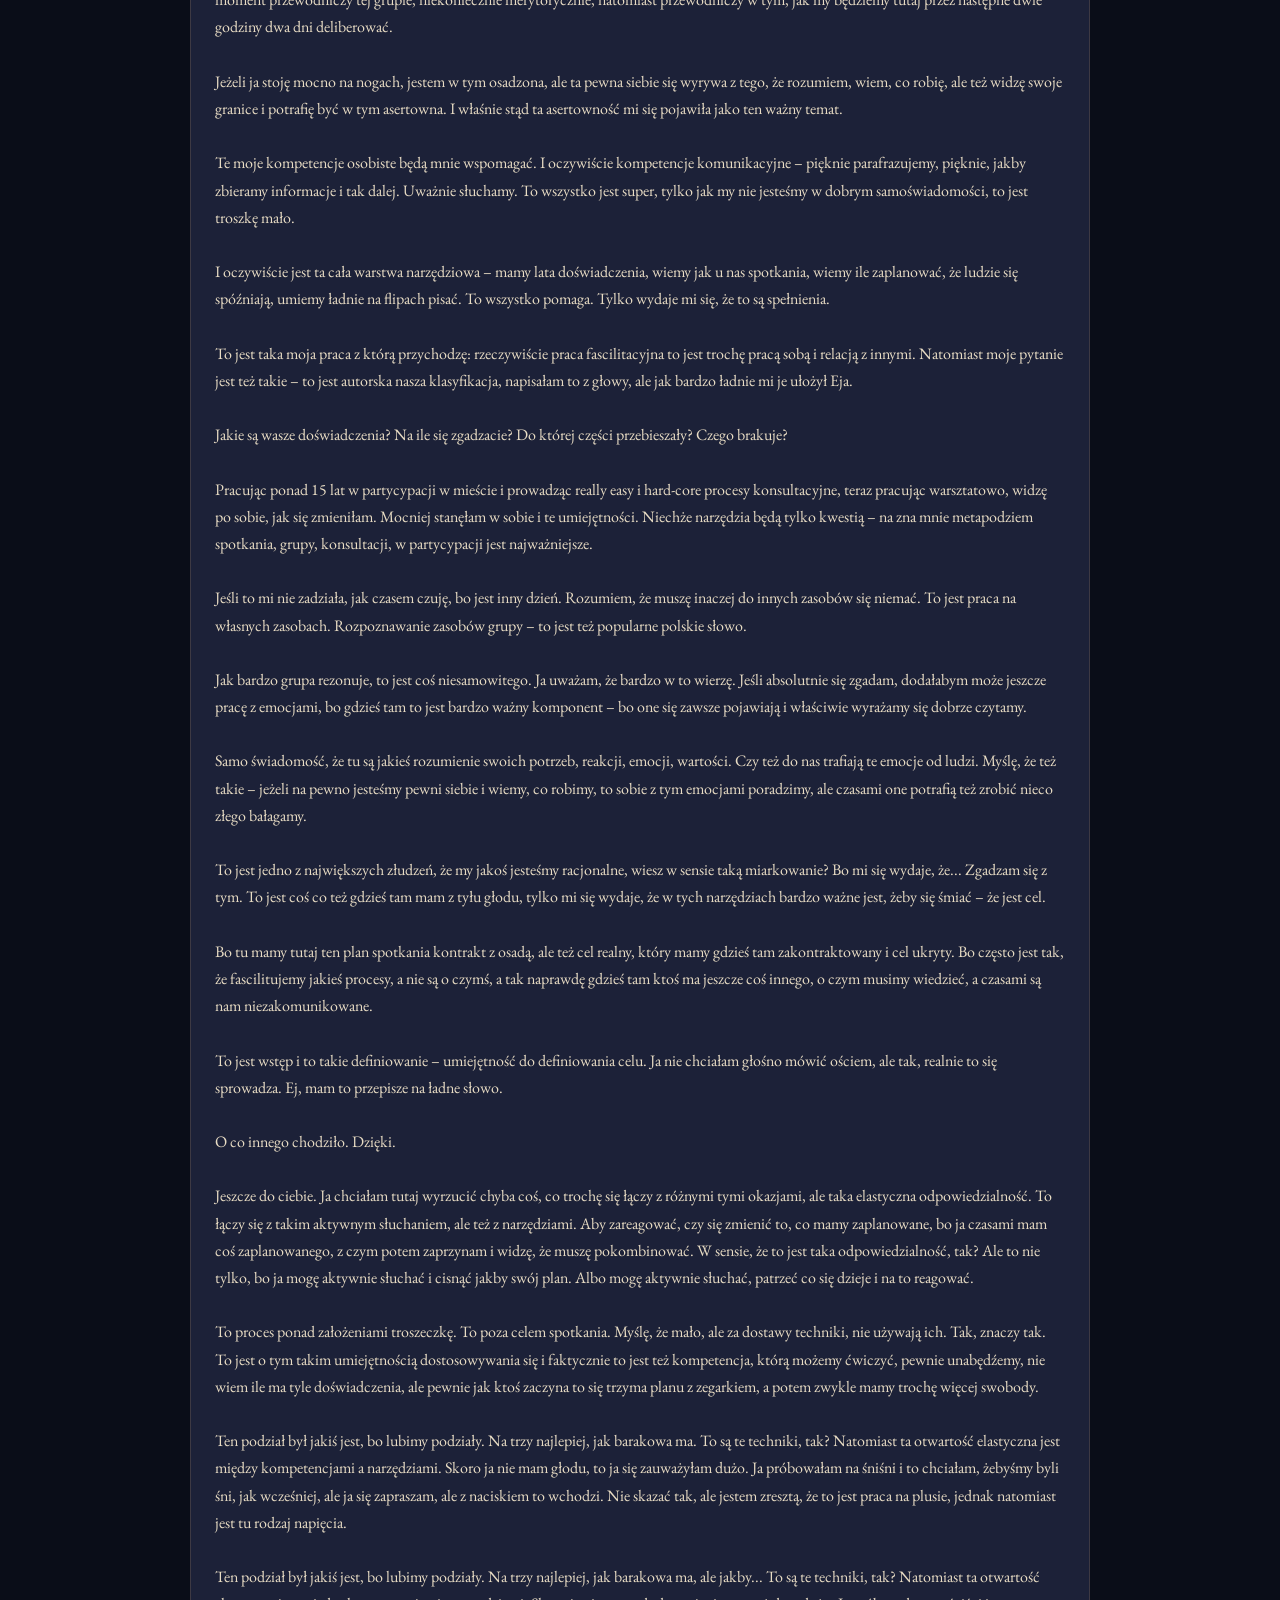
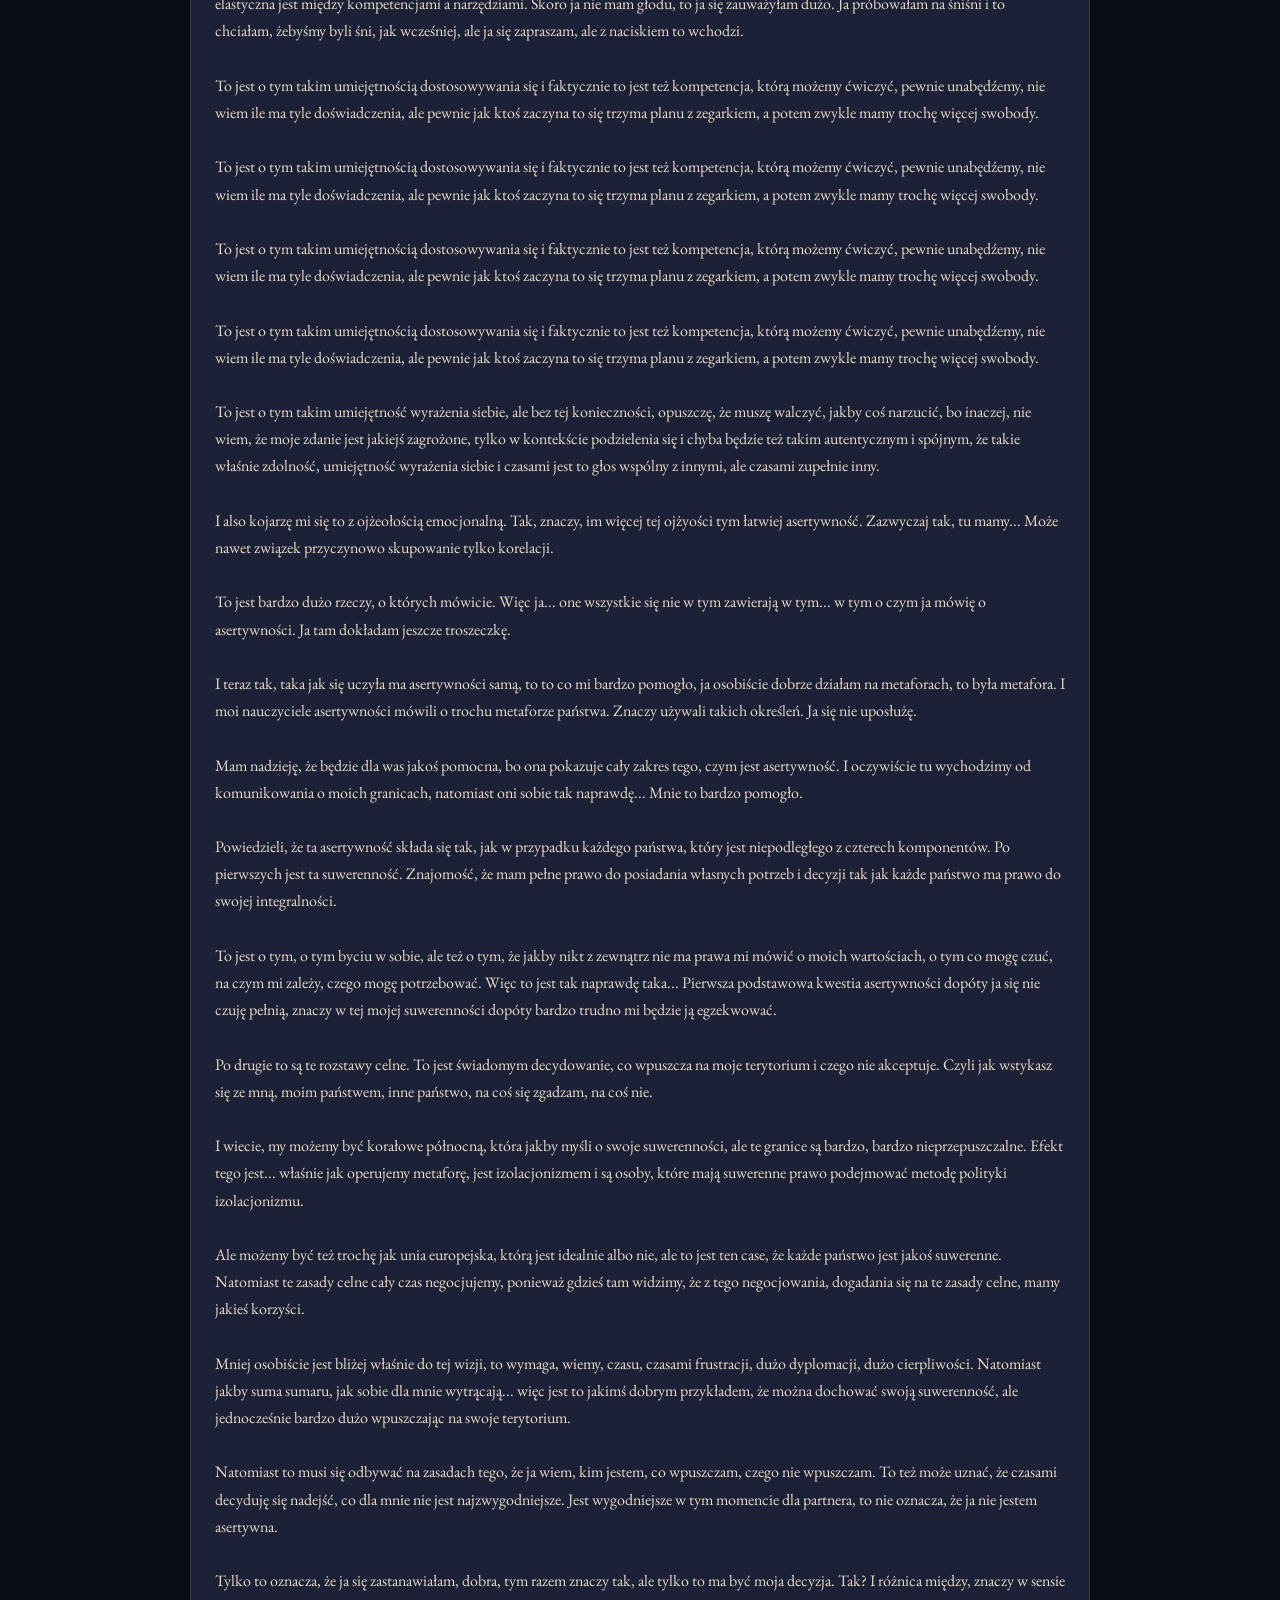
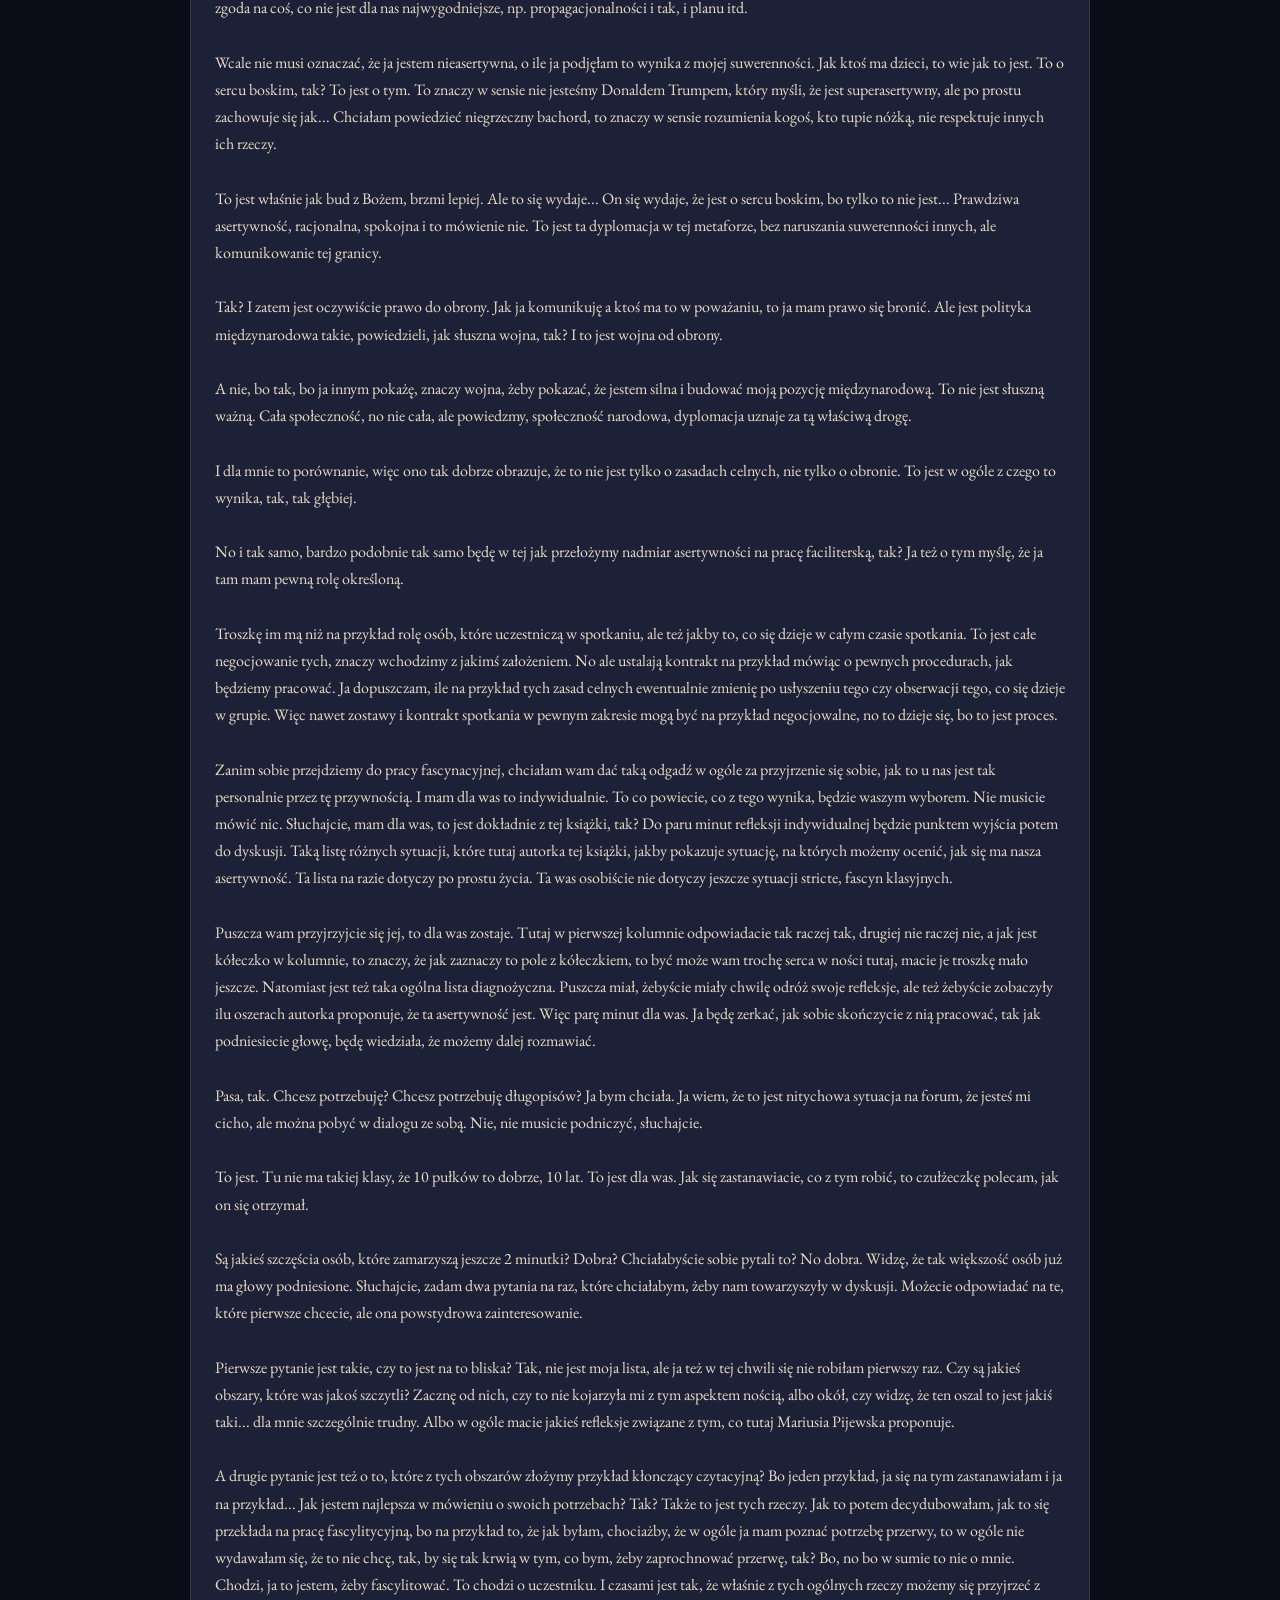
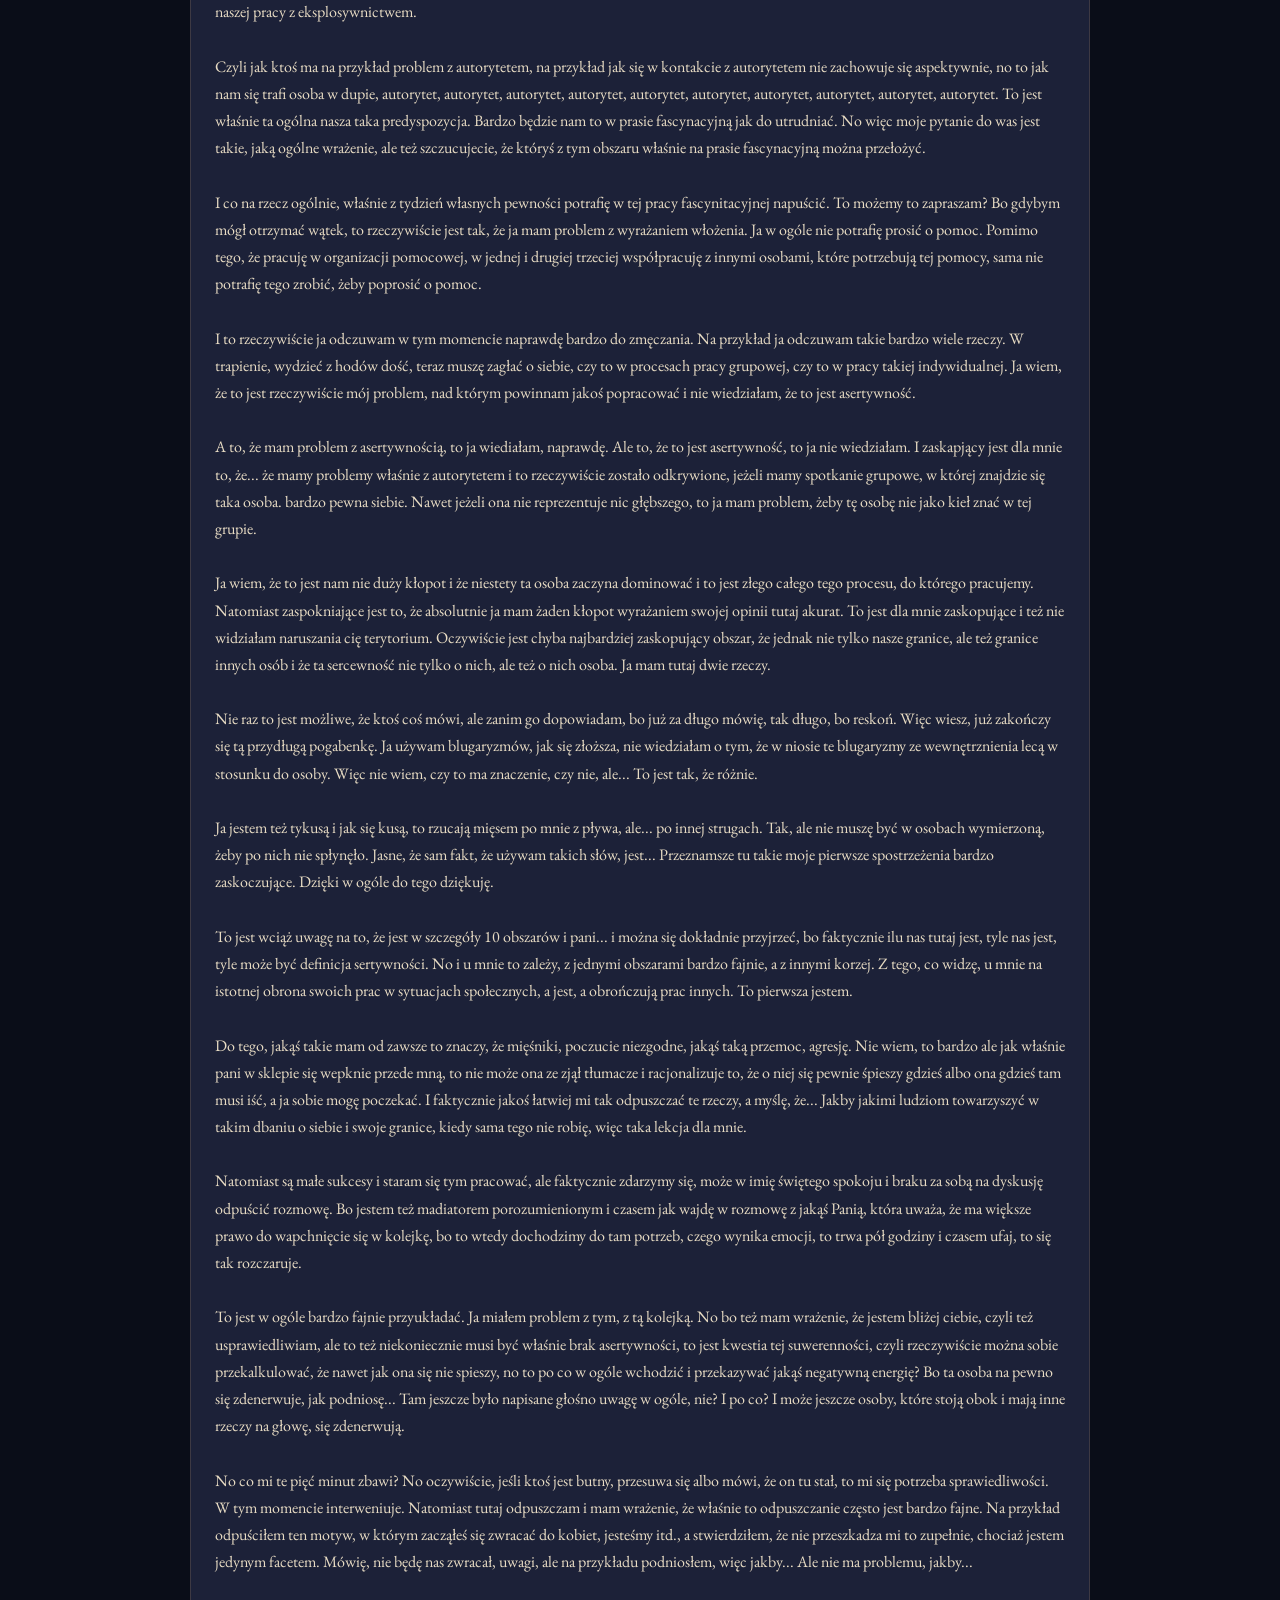
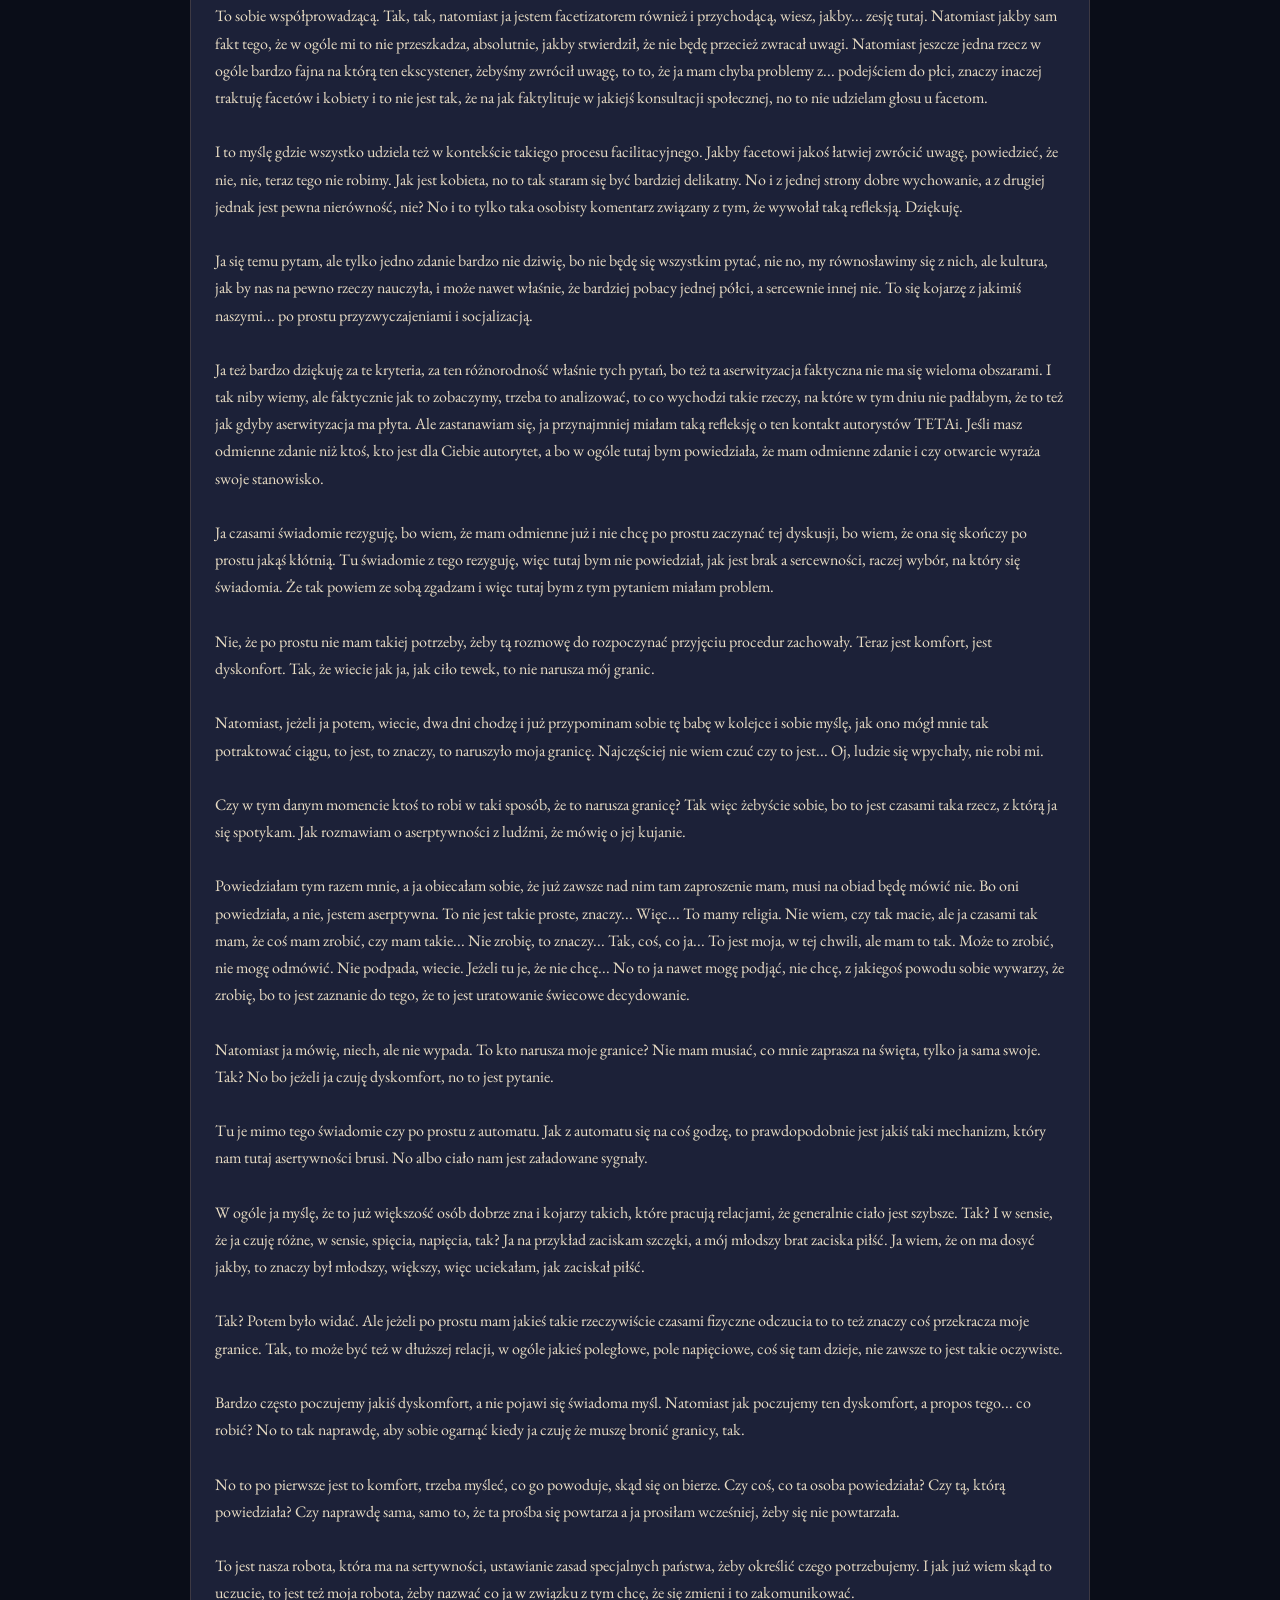
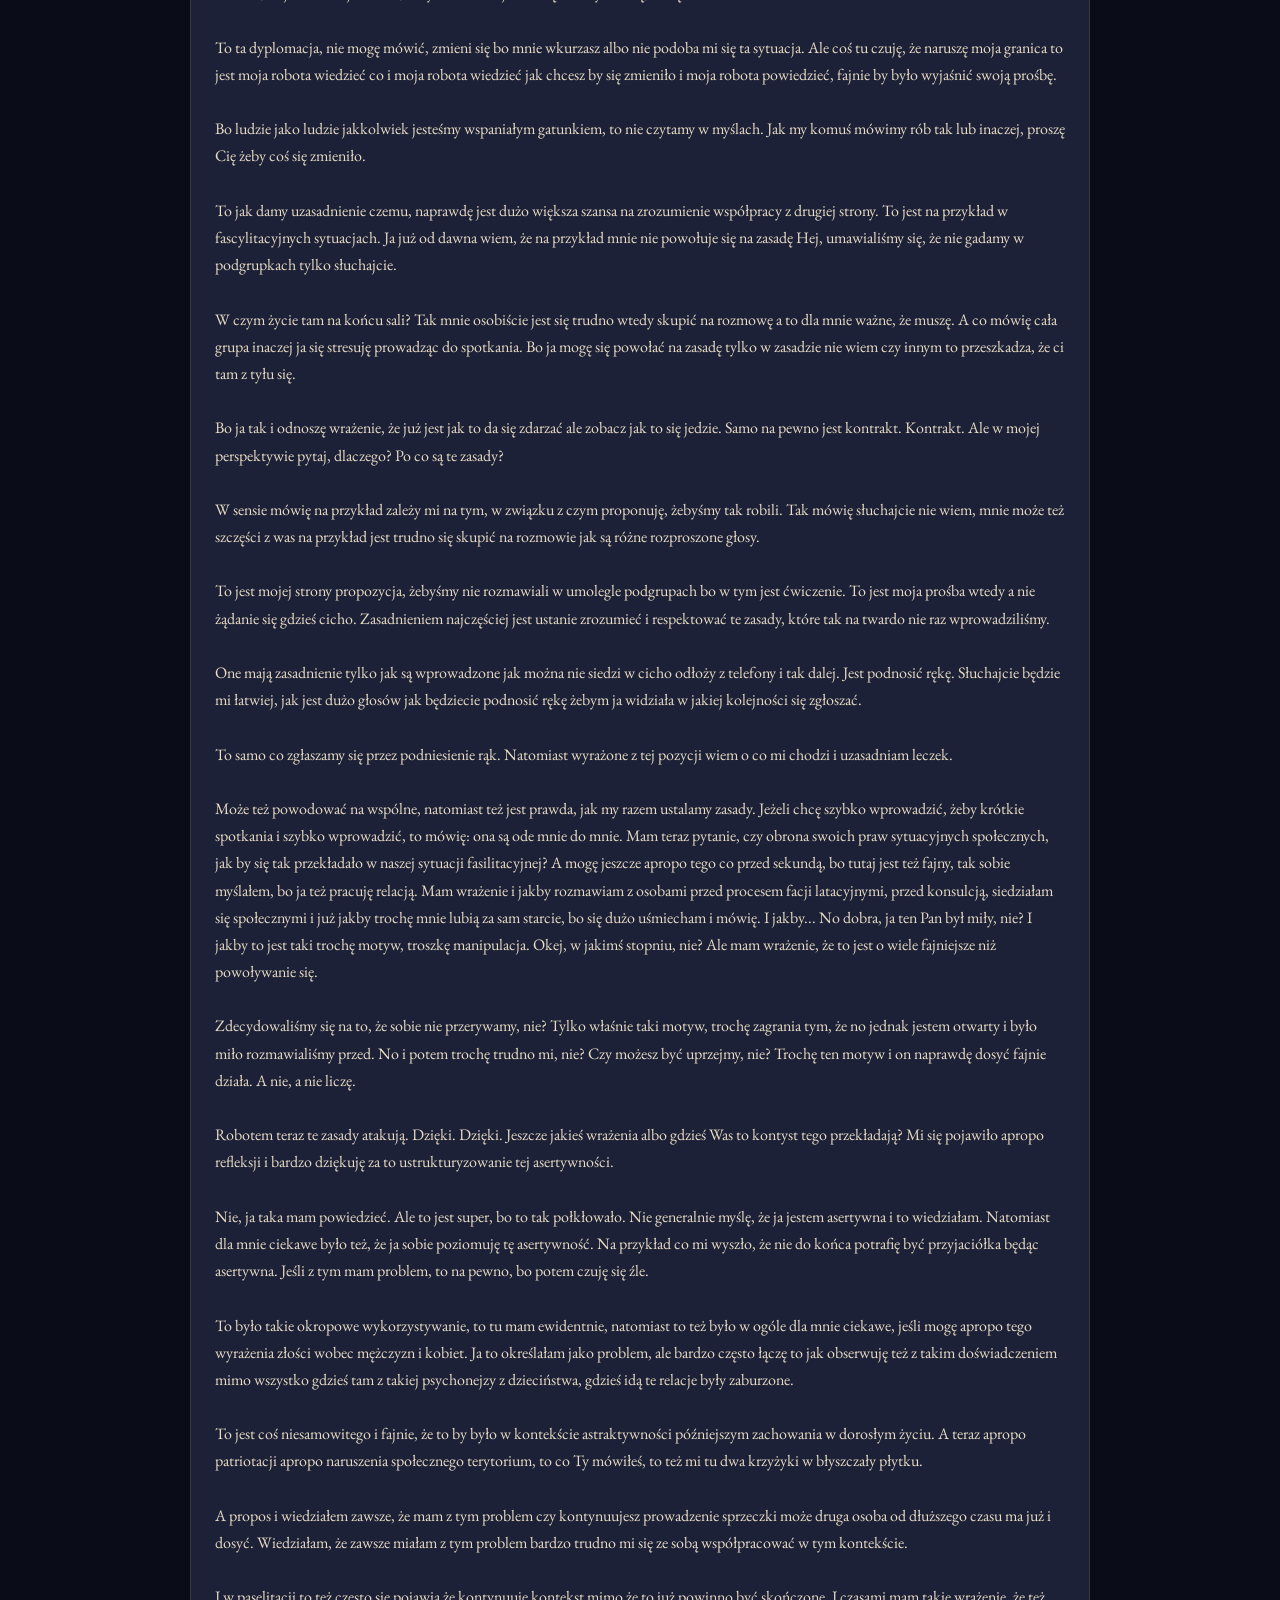
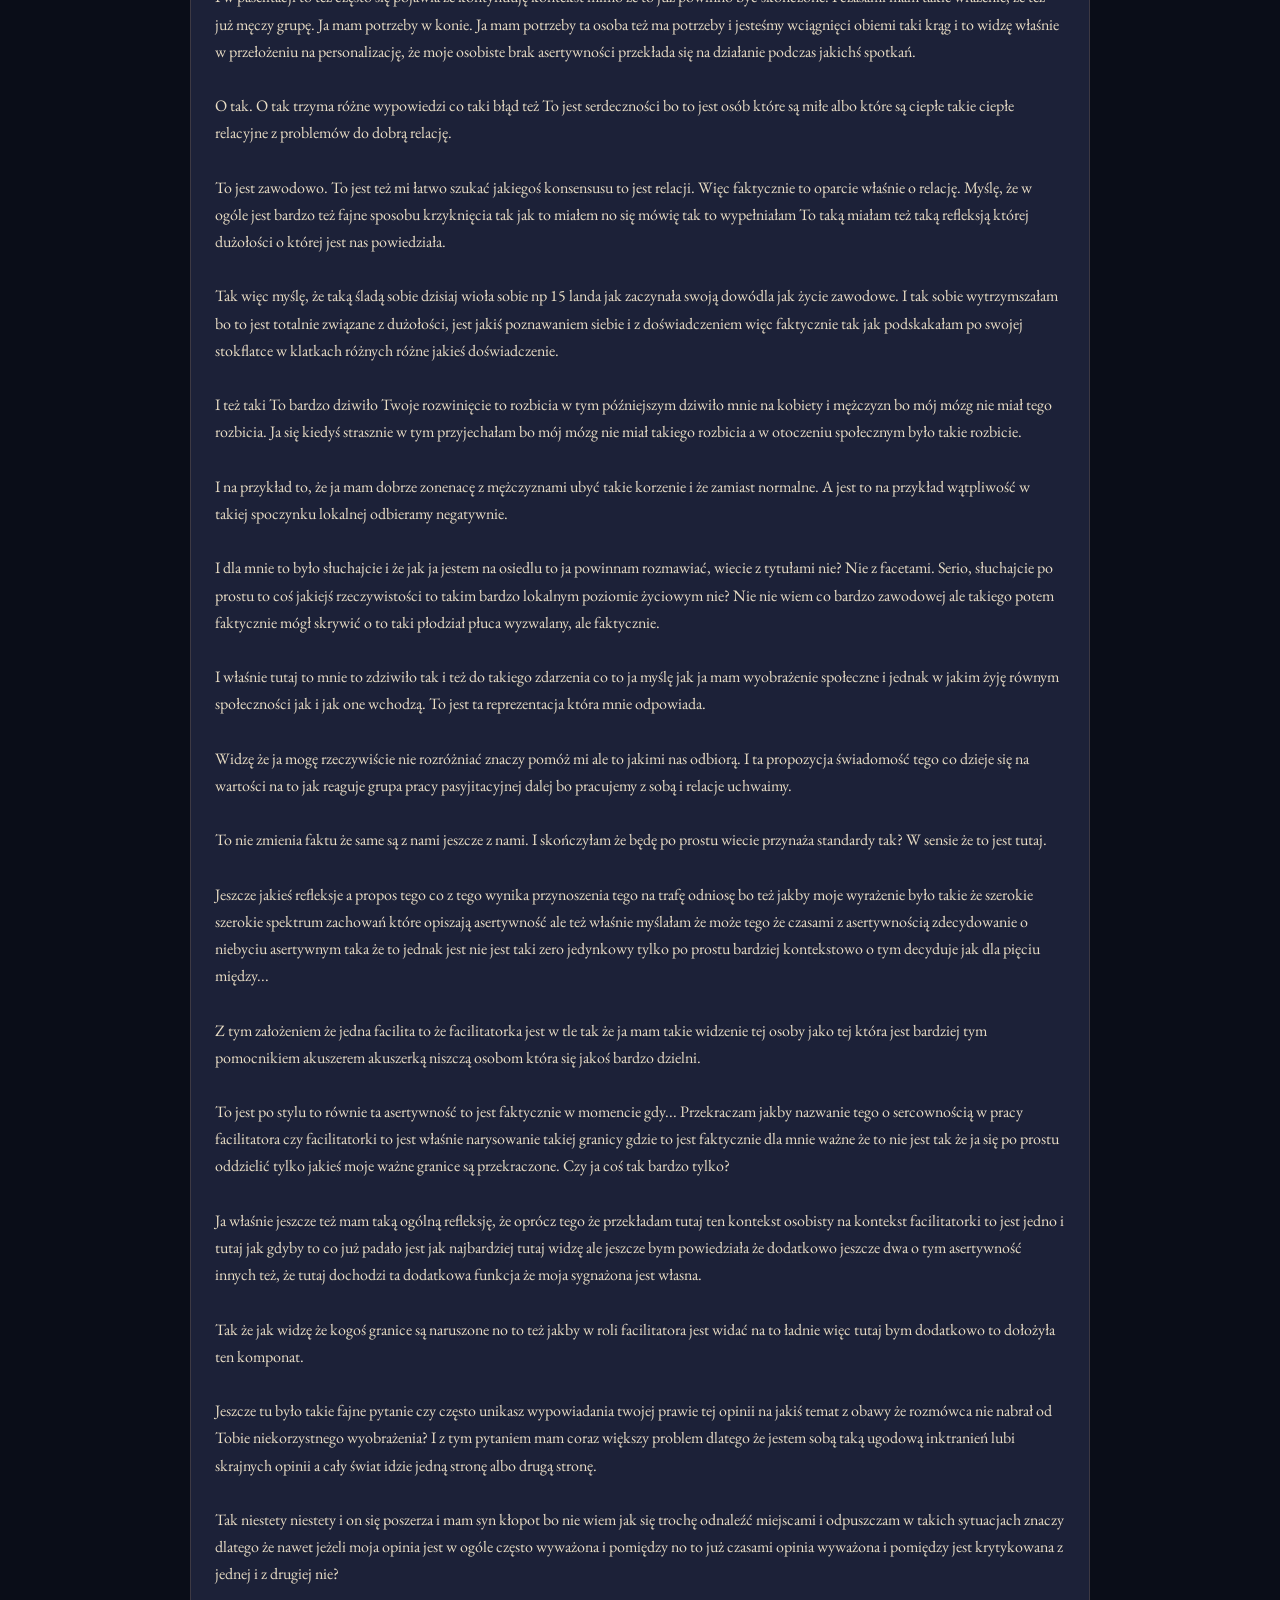
<file: skryptorium-snapshot-2026-07-05.html>
<!DOCTYPE html>
<html lang="pl"><head><meta charset="UTF-8"><title>Skryptorium — Eksport 5.07.2026</title>
<link href="https://fonts.googleapis.com/css2?family=Cinzel:wght@400;500;600&family=EB+Garamond&display=swap" rel="stylesheet">
<style>body{background:#0a0d18; color:#e8dcc4; font-family:'EB Garamond',serif; padding:40px 20px; max-width:900px; margin:0 auto;} h1{font-family:'Cinzel',serif; color:#f0c789; text-align:center; letter-spacing:0.15em; margin-bottom:8px;} .sub{text-align:center; color:#cabb9a; font-style:italic; margin-bottom:48px;}</style>
</head><body>
<h1>SKRYPTORIUM GŁOSÓW</h1>
<div class="sub">Eksport z 5 lip 2026, 22:20 · 1 wpis(ów)</div>
<div style="border:1px solid rgba(194,85,85,0.5); background:rgba(139,58,58,0.1); color:#e8dcc4; padding:14px 18px; margin-bottom:32px; font-style:italic;">⚠ Materiał wygenerowany na podstawie transkrypcji. Przed publikacją należy sprawdzić poprawność cytatów, nazwisk, danych osobowych i sensu merytorycznego.</div>

        <article style="background:#1c2138; border:1px solid rgba(212,165,116,0.18); margin-bottom:24px; padding:24px;">
          <h2 style="font-family:'Cinzel',serif; color:#f0c789; letter-spacing:0.08em; margin-bottom:8px;">kompas</h2>
          <div style="font-family:monospace; font-size:11px; color:#8b6a3f; margin-bottom:6px; letter-spacing:0.15em;">
            5 lip 2026, 21:05 · 89:14 · 10500 słów
          </div>
          
          <h3 style="font-family:'Cinzel',serif; color:#d4a574; font-size:12px; letter-spacing:0.2em; margin:18px 0 8px;">STRESZCZENIE MERYTORYCZNE</h3><p style="white-space:pre-wrap; line-height:1.7; color:#e8dcc4;">Wystąpienie skupia się na asertowności i jej znaczeniu w partycypacji obywatelskiej. Autor podkreśla konieczność zdobywania świadomości osobistej, umiejętności komunikacyjnych i narzędziowych do efektywnego prowadzenia procesów partycypacji obywatelskiej. Analizuje asertywność jako kluczową umiejętność wyrażania własnych potrzeb, zwracając uwagę na problematykę granic osobistych oraz adaptację do różnych sytuacji. Propusza ćwiczenia refleksyjne i naukę proasertywnych formułek, podkreślając potrzebę relacyjności w procesach facilitacyjnych.</p>
          <h3 style="font-family:'Cinzel',serif; color:#d4a574; font-size:12px; letter-spacing:0.2em; margin:18px 0 8px;">GŁÓWNE TEZY</h3><ul style="line-height:1.7; color:#e8dcc4; padding-left:22px;"><li>Asertowność jest kluczową kompetencją dla efektywnego prowadzenia procesów partycypacji obywatelskiej.</li><li>Asertywność to umiejętność wyrażania własnych potrzeb i granic w sposób respektujący granice innych stron.</li><li>Asertywność może być trudna do wyrażenia, szczególnie w sytuacjach silnego autorytetu.</li><li>Asertywność to proces ustanawiania własnych zasad i komunikowania ich do innych.</li><li>Asertywność jest zawsze kontekstualna i może być interpretowana różnie w zależności od otoczenia.</li><li>Przekonań naszych wpływa na zachowania, a nauka proasertywnych formułek pomaga w rozwijaniu asertywności.</li></ul>
          <h3 style="font-family:'Cinzel',serif; color:#d4a574; font-size:12px; letter-spacing:0.2em; margin:18px 0 8px;">KONSPEKT</h3><p style="white-space:pre-wrap; line-height:1.7; color:#e8dcc4;">## Asertowność w partycypacji obywatelskiej
- Definicja asertowności
- Ważność dla efektywnego prowadzenia procesów partycypacji
- Przykłady refleksji nad doświadczeniami
- Czesc zadawania pytań o doświadczenia audytorów
## Asertywność
- Suwerenność, granice celne, zasady celne, prawo do obrony
- Metoda oceny asertywności (metafory państwa)
- Adaptywne ćwiczenie umiejętności asertywności
## Granice osobiste
- Problem asertywności i autorytetu w procesach facilitacyjnych
- Wyzwania związane z granicami osobistymi, zrozumieniem i akceptacją własnych granic
- Reakcje na zachowania innych w grupie
## Relacje i asertywność
- Szacunek dla innych, relacyjność
- Personalizacja braku asertywności
- Wpływ na działanie podczas spotkań
## Asertywność w komunikacji
- Opis doświadczenia z asertywności
- Zmiany w rozwinięciu społecznym, reprezentacja i relacje
- Rola facilitatora jako akuszerka
## Przygotowanie do rozwijania asertywności
- Definicja przekonań, signatura asertywności
- Nauka proasertywnych formułek
- Wpływ na zachowania
- Praktyki z formułkami
- Budowa relacji poprzez komunikację otwarta</p>
          <h3 style="font-family:'Cinzel',serif; color:#d4a574; font-size:12px; letter-spacing:0.2em; margin:18px 0 8px;">POJĘCIA</h3><ul style="line-height:1.7; color:#e8dcc4; padding-left:22px;"><li><strong style="color:#f0c789;">asertowność</strong> — wysoka świadomość osobista i skuteczne wyrażanie swoich potrzeb i emocji</li><li><strong style="color:#f0c789;">kompetencje osobiste</strong> — świadomość własnych granic, potrzeb, emocji i wartości</li><li><strong style="color:#f0c789;">asertywność</strong> — składnica zdolności do wyrażania swoich potrzeb, wartości i granic</li><li><strong style="color:#f0c789;">suwerenność</strong> — wewnętrzna determinacja na podstawie własnych granic</li><li><strong style="color:#f0c789;">granice celne</strong> — powłoka graniczna pomiędzy własnym terytorium a zasobami inne strony</li><li><strong style="color:#f0c789;">autorytet</strong> — osoba, której przekonanie jest zasługuje na szacunek</li><li><strong style="color:#f0c789;">granice osobiste</strong> — zakres akceptowalności zachowań innych osób wobec nas</li><li><strong style="color:#f0c789;">reprezentacja facilitatora</strong> — opublikowane podejście do pracy jako facilitator</li><li><strong style="color:#f0c789;">przekonanie</strong> — myśl lub doświadczenie, które wywołuje pewne zachowanie</li></ul>
          <h3 style="font-family:'Cinzel',serif; color:#d4a574; font-size:12px; letter-spacing:0.2em; margin:18px 0 8px;">METODY PARTYCYPACYJNE</h3><ul style="line-height:1.7; color:#e8dcc4; padding-left:22px;"><li><strong style="color:#f0c789;">refleksja</strong> — ćwiczenie refleksji nad swoim stanem emocjonalnym i osobistym</li><li><strong style="color:#f0c789;">zadanie rundki</strong> — poproszenie uczestników o podzielenie się doświadczeniami</li><li><strong style="color:#f0c789;">metafora państwa</strong> — Używanie metafory, aby przedstawić cztery kluczowe komponenty asertywności: suwerenność, granice celne, zasady celne oraz prawo do obrony.</li><li><strong style="color:#f0c789;">refleksja nad własnym zachowaniem</strong> — Analiza sytuacji, gdzie czuje naruszenie granic osobistych.</li><li><strong style="color:#f0c789;">asertywność</strong> — stosowanie propozycji działania, które są akceptowalne przez inną osobę w dany kontekst</li><li><strong style="color:#f0c789;">praktyki z przekonaniami</strong> — Nauka proasertywnych formułek poprzez regularne ćwiczenie</li><li><strong style="color:#f0c789;">dialog</strong> — Korekta formułek na podstawie własnego doświadczenia</li></ul>
          <h3 style="font-family:'Cinzel',serif; color:#d4a574; font-size:12px; letter-spacing:0.2em; margin:18px 0 8px;">PRZYKŁADY I WDROŻENIA</h3><ul style="line-height:1.7; color:#e8dcc4; padding-left:22px;"><li>ćwiczenie refleksji nad własnymi doświadczeniami w pracy fascilitatorskiej</li><li>Koralec północny jako przykład zasady izolacjonizmu; Unia Europejska jako przykład negocjacji zasad celnych</li><li>Problem asertywności w kontekście autorytetu</li><li>Przykładowa sytuacja, w której osoba czuje się obolała zaciskającymi się szczękami po uznaniu prośby na spotkanie.</li><li>Przykład: mówiąca miała konflikt z innymi w swoim osiedlu i odmawiała rozmów z facetami.</li><li>Mówca zaproponowała skoncentrowanie się na proasertywnych przekonań i propozycję wyrażenia zdań takich jak: &#39;Jestem osoba asertywna&#39;</li></ul>
          <h3 style="font-family:'Cinzel',serif; color:#d4a574; font-size:12px; letter-spacing:0.2em; margin:18px 0 8px;">PROBLEMY I WYZWANIA</h3><ul style="line-height:1.7; color:#e8dcc4; padding-left:22px;"><li>brak zrozumienia, że asertowność może być barierą w praktyce relacyjnej i procesów partycypacji obywatelskiej</li><li>trudność w akceptowaniu zmian w planach podczas prowadzenia procesu</li><li>Brak regularnego ćwiczenia umiejętności asertywności</li><li>brak zrozumienia własnych granic osobistych</li><li>trudności w akceptacji różnorodności stanowisk międzypłciowych</li><li>Brak jasności co do momentu i sposobu obrony granic osobistych.</li><li>Personalizacja braku asertywności, co prowadzi do trudności w współpracy z innymi.</li><li>Zrozumienie, jak asertywność może być interpretowana różnie w różnych kontekstach i relacjach.</li><li>Problem unikania konfliktu i niezgodności ze swoim podejściem do rozmów.</li><li>Ból emocjonalny związany z konfrontacją ze swoimi antyasertywnymi przekonań</li></ul>
          <h3 style="font-family:'Cinzel',serif; color:#d4a574; font-size:12px; letter-spacing:0.2em; margin:18px 0 8px;">REKOMENDACJE</h3><ul style="line-height:1.7; color:#e8dcc4; padding-left:22px;"><li>Udziel czasu na refleksję nad własnymi doświadczeniami w pracy fascilitatorskiej, aby zrozumieć, jak asertowność może ułatwić praktykę relacjonową.</li><li>Zaangażować się w proces samouczenia i regularne ćwiczenie asertywności.</li><li>wspieranie refleksji nad własnym zachowaniem i reakcjami</li><li>Osoba powinna nazwać czego potrzebuje i jak to chce ustanowić przez komunikację.</li><li>Zrozumienie zasad relacji i ich stosowania dla lepszego funkcjonowania.</li><li>Rekomendacja jest kwestią uwzględnienia kontekstu i relacji przy przekazywaniu swojej asertywności, aby osiągnąć komunikację efektywniejszą.</li><li>Nauka i praktyka proasertywnych formułek jako narzędzie rozwijania asertywności.</li></ul>
          <h3 style="font-family:'Cinzel',serif; color:#d4a574; font-size:12px; letter-spacing:0.2em; margin:18px 0 8px;">CYTATY WARTE ZACHOWANIA</h3><ul style="line-height:1.7; color:#e8dcc4; padding-left:22px;"><li>&quot;Jestem facetizatorem również i przychodzącą, wiesz, jakby... zesję tutaj.&quot;</li><li>&#39;Jeżeli my będziemy się badać będziemy złościć i tak dalej one jakby nie zadziałają będą złości i agresji czyli naruszenia granic drugiej osoby&#39;</li></ul>
          <h3 style="font-family:'Cinzel',serif; color:#d4a574; font-size:12px; letter-spacing:0.2em; margin:18px 0 8px;">PYTANIA DO DALSZEJ ANALIZY</h3><ul style="line-height:1.7; color:#e8dcc4; padding-left:22px;"><li>Jak asertowność wpływa na skuteczność pracy fascilitatorskiej w procesach partycypacji obywatelskiej?</li><li>Jak podejść do negocjacji z innymi stronami, aby uzyskać równowagę między własnymi potrzebami a granicami drugiej osoby?</li><li>Jakie są powagi problemu asertywności w sytuacjach silnego autorytetu?</li><li>Czy asertywność jest skrajna koniecznością w każdej sytuacji? Czy szacunek dla innych może być zgodny z obroną swoich granic?</li><li>Jak asertywność może mieć różne znaczenia w różnych kontekstach i relacjach?</li><li>Czy jest możliwe dobre zrozumienie asertywności bez przekonania do niej?</li><li>Jak praktycznie zastosować proasertywne formułki w codziennych sytuacjach?</li><li>Jak możemy zrealizować prawo do samokształcania się i uczestnictwa w decyzjach społecznych?</li></ul>
          
            <h3 style="font-family:'Cinzel',serif; color:#d4a574; font-size:12px; letter-spacing:0.2em; margin:18px 0 8px;">SŁOWA KLUCZOWE</h3>
            <div><span style="display:inline-block; padding:3px 9px; margin:2px; background:rgba(107,140,255,0.08); border:1px solid rgba(107,140,255,0.25); color:#8ba5ff; font-family:'Cinzel',serif; font-size:13px;">asertowność</span><span style="display:inline-block; padding:3px 9px; margin:2px; background:rgba(107,140,255,0.08); border:1px solid rgba(107,140,255,0.25); color:#8ba5ff; font-family:'Cinzel',serif; font-size:13px;">kompetencje osobiste</span><span style="display:inline-block; padding:3px 9px; margin:2px; background:rgba(107,140,255,0.08); border:1px solid rgba(107,140,255,0.25); color:#8ba5ff; font-family:'Cinzel',serif; font-size:13px;">praca fascilitatorska</span><span style="display:inline-block; padding:3px 9px; margin:2px; background:rgba(107,140,255,0.08); border:1px solid rgba(107,140,255,0.25); color:#8ba5ff; font-family:'Cinzel',serif; font-size:13px;">refleksja</span><span style="display:inline-block; padding:3px 9px; margin:2px; background:rgba(107,140,255,0.08); border:1px solid rgba(107,140,255,0.25); color:#8ba5ff; font-family:'Cinzel',serif; font-size:13px;">asertywność</span><span style="display:inline-block; padding:3px 9px; margin:2px; background:rgba(107,140,255,0.08); border:1px solid rgba(107,140,255,0.25); color:#8ba5ff; font-family:'Cinzel',serif; font-size:13px;">suwerenność</span><span style="display:inline-block; padding:3px 9px; margin:2px; background:rgba(107,140,255,0.08); border:1px solid rgba(107,140,255,0.25); color:#8ba5ff; font-family:'Cinzel',serif; font-size:13px;">granice celne</span><span style="display:inline-block; padding:3px 9px; margin:2px; background:rgba(107,140,255,0.08); border:1px solid rgba(107,140,255,0.25); color:#8ba5ff; font-family:'Cinzel',serif; font-size:13px;">zakres</span><span style="display:inline-block; padding:3px 9px; margin:2px; background:rgba(107,140,255,0.08); border:1px solid rgba(107,140,255,0.25); color:#8ba5ff; font-family:'Cinzel',serif; font-size:13px;">negocjacja</span><span style="display:inline-block; padding:3px 9px; margin:2px; background:rgba(107,140,255,0.08); border:1px solid rgba(107,140,255,0.25); color:#8ba5ff; font-family:'Cinzel',serif; font-size:13px;">autorytet</span></div>
          
          <h3 style="font-family:'Cinzel',serif; color:#d4a574; font-size:12px; letter-spacing:0.2em; margin:18px 0 8px;">TRANSKRYPT (OCZYSZCZONY)</h3><p style="white-space:pre-wrap; line-height:1.7; color:#e8dcc4;">Będziemy spraktykować. Na początku? Tak.

Jako pierwsze oddaję głos specjalistce. Słuchajcie, wiecie co? W związku z tym, że prowadzimy taki program z budową stocznia, chcemy część sesji nagrać i wrzucić do AI, aby zrobić podsumowania. Tutaj Agnieszka się zgodziła, żeby była nagrywana. Czy nie będziecie mieli obiekcji na to? To tylko szybkie skasowanie, chodzi o to, żeby nagrać na potrzeby podsumowania nic innego.

Głos. Zaraz tak. Głos, absolutnie, ananimizacja. Chodzi tylko o przygotowanie podsumowania i nie będzie udostępnione gdziekolwiek. Ja to będę miał w mojej fundacji, ale z akademii. Tak? Dziękuję wam bardzo.

Fajnie. Tak, to jest do was ok, super. Słuchajcie. Uuuu, co będzie działo się? Może daruję sobie taką taką rundkę, bo jako aserwtywność zakładam, że jeżeli tutaj przyszłyście, to temat asertowności was interesuje. Chcę porozmawiać z perspektywy pracy fasilitatorskiej, choć jest to kompetencja ogólnie potrzebna w życiu.

Janos, co się wydarzy? Opowiem Wam w paru zdaniach jak myślę o asertowności. Natomiast potem zaproszę Was do dwóch ćwiczeń – momentów refleksji. To znaczy dam Wam pewne materiały, żebyście mogły sama się zastanowić, jak u Was jest za asertywnością na co dzień.

I potem się zastanowimy w jakich obszarach pracy fascilitatorskiej ta asertowność jest potrzebna i przydatna. A potem zaplanowałam drugi moment refleksji – czego sprzyja asertywności, a co jej nie sprzyja. To znaczy, jak to możemy zadziałać dla siebie, żeby byli bardziej asertywni albo aby nie napotykały na bariery w asertowności. Zobaczycie, potem postaram się to przełożyć na praktykę pracy fasilitatorskiej.

Mam w sumie na rytorycznych slajdach 5 czy 6 i tyle – mniej szkolenia wspólnego na mezu. To na czym się będę opierać merytorycznie. Słuchajcie, to jest takie podejście, ja to puszczam. Jest taka książka, nie wiem, czy ktoś z Was trafił na taką, że w te stanowcze łagodnie bez lęku i asertowności. Bardzo fajny taki podręcznik.

Materiały, z których korzystam, są stąd, więc jeżeli która z Was chciałaby sobie poszukać merytoryki – to jest najlepszy na co ja trafiłam, żeby zrobić zdjęcie, przejrzeć. Na co trafiłam w moim zawodowym życiu, jeżeli chodzi o wskazówki do asertowności – bardzo krótkie potTouchUpInside. Tylko to jest taki bardzo fajny materiał.

Jeżeli któryś z Was chciałby poszukać merytoryki, to jest tam podany adres. Jest takiego mixu tutaj, ja jestem w takim krótkiem formacie. No dobra. To jest dużo od tego. Powiem jeden slajd i zapraszam Was do dyskusji. Poprosiłabym, żebyście się odzywały już o temacie niż każdy osobie – robią rundki, opowiadania.

Jak będziecie chcieli, chciałabym powiedzieć, co wy robicie, jak to się ma do Waszej pracy, to zapraszam. Jak zbiornicy chcę zabierać głos, żeby o sobie parę słów mógł dodać.

Czemu te asertowność? To wyszło z tego, że zadałam sobie pytanie, czego potrzeba osobie fascilitującej, aby była skuteczną osobą. Aby była skuteczna w swojej pracy.

Tak naprawdę to pytanie poprowadziło mnie do refleksji, czy pracujemy narzędziami fascilitatorskimi, czy pracujemy sobą? Moje ja by powiedziała: niech to się zgadza, że jednak pracujemy sobą i że narzędzia, techniki, umiejętności – wszystko git. Ale jak my, już to, kto nie miał tak zepsutego dnia i po prostu wszystkie narzędzia można sobie wsadzić do klasera i zapomnieć?

A czy skuteczność pracy fascilitacyjnej to jest pracą z ludźmi? Pracą relacją. W związku z czym, ja bym ustawiała to co jest nam potrzebne w takiej kolejności jak tu ustawiłam.

Przed wszystkim kompetencje osobiste – taka sama świadomość, gdzie są moje granice, jakie sytuacje te granice przekraczają, jakie mam potrzeby, emocje i wartości. Z czego reaguję, próba dobrać grupę. Bo dla mnie rola osoby fascilitującej to jest rola osoby, która na pewien moment przewodniczy tej grupie, niekoniecznie merytorycznie, natomiast przewodniczy w tym, jak my będziemy tutaj przez następne dwie godziny dwa dni deliberować.

Jeżeli ja stoję mocno na nogach, jestem w tym osadzona, ale ta pewna siebie się wyrywa z tego, że rozumiem, wiem, co robię, ale też widzę swoje granice i potrafię być w tym asertowna. I właśnie stąd ta asertowność mi się pojawiła jako ten ważny temat.

Te moje kompetencje osobiste będą mnie wspomagać. I oczywiście kompetencje komunikacyjne – pięknie parafrazujemy, pięknie, jakby zbieramy informacje i tak dalej. Uważnie słuchamy. To wszystko jest super, tylko jak my nie jesteśmy w dobrym samoświadomości, to jest troszkę mało.

I oczywiście jest ta cała warstwa narzędziowa – mamy lata doświadczenia, wiemy jak u nas spotkania, wiemy ile zaplanować, że ludzie się spóźniają, umiemy ładnie na flipach pisać. To wszystko pomaga. Tylko wydaje mi się, że to są spełnienia.

To jest taka moja praca z którą przychodzę: rzeczywiście praca fascilitacyjna to jest trochę pracą sobą i relacją z innymi. Natomiast moje pytanie jest też takie – to jest autorska nasza klasyfikacja, napisałam to z głowy, ale jak bardzo ładnie mi je ułożył Eja.

Jakie są wasze doświadczenia? Na ile się zgadzacie? Do której części przebieszały? Czego brakuje?

Pracując ponad 15 lat w partycypacji w mieście i prowadząc really easy i hard-core procesy konsultacyjne, teraz pracując warsztatowo, widzę po sobie, jak się zmieniłam. Mocniej stanęłam w sobie i te umiejętności. Niechże narzędzia będą tylko kwestią – na zna mnie metapodziem spotkania, grupy, konsultacji, w partycypacji jest najważniejsze.

Jeśli to mi nie zadziała, jak czasem czuję, bo jest inny dzień. Rozumiem, że muszę inaczej do innych zasobów się niemać. To jest praca na własnych zasobach. Rozpoznawanie zasobów grupy – to jest też popularne polskie słowo.

Jak bardzo grupa rezonuje, to jest coś niesamowitego. Ja uważam, że bardzo w to wierzę. Jeśli absolutnie się zgadam, dodałabym może jeszcze pracę z emocjami, bo gdzieś tam to jest bardzo ważny komponent – bo one się zawsze pojawiają i właściwie wyrażamy się dobrze czytamy.

Samo świadomość, że tu są jakieś rozumienie swoich potrzeb, reakcji, emocji, wartości. Czy też do nas trafiają te emocje od ludzi. Myślę, że też takie – jeżeli na pewno jesteśmy pewni siebie i wiemy, co robimy, to sobie z tym emocjami poradzimy, ale czasami one potrafią też zrobić nieco złego bałagamy.

To jest jedno z największych złudzeń, że my jakoś jesteśmy racjonalne, wiesz w sensie taką miarkowanie? Bo mi się wydaje, że... Zgadzam się z tym. To jest coś co też gdzieś tam mam z tyłu głodu, tylko mi się wydaje, że w tych narzędziach bardzo ważne jest, żeby się śmiać – że jest cel.

Bo tu mamy tutaj ten plan spotkania kontrakt z osadą, ale też cel realny, który mamy gdzieś tam zakontraktowany i cel ukryty. Bo często jest tak, że fascilitujemy jakieś procesy, a nie są o czymś, a tak naprawdę gdzieś tam ktoś ma jeszcze coś innego, o czym musimy wiedzieć, a czasami są nam niezakomunikowane.

To jest wstęp i to takie definiowanie – umiejętność do definiowania celu. Ja nie chciałam głośno mówić ościem, ale tak, realnie to się sprowadza. Ej, mam to przepisze na ładne słowo.

O co innego chodziło. Dzięki.

Jeszcze do ciebie. Ja chciałam tutaj wyrzucić chyba coś, co trochę się łączy z różnymi tymi okazjami, ale taka elastyczna odpowiedzialność. To łączy się z takim aktywnym słuchaniem, ale też z narzędziami. Aby zareagować, czy się zmienić to, co mamy zaplanowane, bo ja czasami mam coś zaplanowanego, z czym potem zaprzynam i widzę, że muszę pokombinować. W sensie, że to jest taka odpowiedzialność, tak? Ale to nie tylko, bo ja mogę aktywnie słuchać i cisnąć jakby swój plan. Albo mogę aktywnie słuchać, patrzeć co się dzieje i na to reagować.

To proces ponad założeniami troszeczkę. To poza celem spotkania. Myślę, że mało, ale za dostawy techniki, nie używają ich. Tak, znaczy tak. To jest o tym takim umiejętnością dostosowywania się i faktycznie to jest też kompetencja, którą możemy ćwiczyć, pewnie unabędźemy, nie wiem ile ma tyle doświadczenia, ale pewnie jak ktoś zaczyna to się trzyma planu z zegarkiem, a potem zwykle mamy trochę więcej swobody.

Ten podział był jakiś jest, bo lubimy podziały. Na trzy najlepiej, jak barakowa ma. To są te techniki, tak? Natomiast ta otwartość elastyczna jest między kompetencjami a narzędziami. Skoro ja nie mam głodu, to ja się zauważyłam dużo. Ja próbowałam na śniśni i to chciałam, żebyśmy byli śni, jak wcześniej, ale ja się zapraszam, ale z naciskiem to wchodzi. Nie skazać tak, ale jestem zresztą, że to jest praca na plusie, jednak natomiast jest tu rodzaj napięcia.

Ten podział był jakiś jest, bo lubimy podziały. Na trzy najlepiej, jak barakowa ma, ale jakby... To są te techniki, tak? Natomiast ta otwartość elastyczna jest między kompetencjami a narzędziami. Skoro ja nie mam głodu, to ja się zauważyłam dużo. Ja próbowałam na śniśni i to chciałam, żebyśmy byli śni, jak wcześniej, ale ja się zapraszam, ale z naciskiem to wchodzi.

To jest o tym takim umiejętnością dostosowywania się i faktycznie to jest też kompetencja, którą możemy ćwiczyć, pewnie unabędźemy, nie wiem ile ma tyle doświadczenia, ale pewnie jak ktoś zaczyna to się trzyma planu z zegarkiem, a potem zwykle mamy trochę więcej swobody.

To jest o tym takim umiejętnością dostosowywania się i faktycznie to jest też kompetencja, którą możemy ćwiczyć, pewnie unabędźemy, nie wiem ile ma tyle doświadczenia, ale pewnie jak ktoś zaczyna to się trzyma planu z zegarkiem, a potem zwykle mamy trochę więcej swobody.

To jest o tym takim umiejętnością dostosowywania się i faktycznie to jest też kompetencja, którą możemy ćwiczyć, pewnie unabędźemy, nie wiem ile ma tyle doświadczenia, ale pewnie jak ktoś zaczyna to się trzyma planu z zegarkiem, a potem zwykle mamy trochę więcej swobody.

To jest o tym takim umiejętnością dostosowywania się i faktycznie to jest też kompetencja, którą możemy ćwiczyć, pewnie unabędźemy, nie wiem ile ma tyle doświadczenia, ale pewnie jak ktoś zaczyna to się trzyma planu z zegarkiem, a potem zwykle mamy trochę więcej swobody.

To jest o tym takim umiejętność wyrażenia siebie, ale bez tej konieczności, opuszczę, że muszę walczyć, jakby coś narzucić, bo inaczej, nie wiem, że moje zdanie jest jakiejś zagrożone, tylko w kontekście podzielenia się i chyba będzie też takim autentycznym i spójnym, że takie właśnie zdolność, umiejętność wyrażenia siebie i czasami jest to głos wspólny z innymi, ale czasami zupełnie inny.

I also kojarzę mi się to z ojżeołością emocjonalną. Tak, znaczy, im więcej tej ojżyości tym łatwiej asertywność. Zazwyczaj tak, tu mamy... Może nawet związek przyczynowo skupowanie tylko korelacji.

To jest bardzo dużo rzeczy, o których mówicie. Więc ja... one wszystkie się nie w tym zawierają w tym... w tym o czym ja mówię o asertywności. Ja tam dokładam jeszcze troszeczkę.

I teraz tak, taka jak się uczyła ma asertywności samą, to to co mi bardzo pomogło, ja osobiście dobrze działam na metaforach, to była metafora. I moi nauczyciele asertywności mówili o trochu metaforze państwa. Znaczy używali takich określeń. Ja się nie uposłużę.

Mam nadzieję, że będzie dla was jakoś pomocna, bo ona pokazuje cały zakres tego, czym jest asertywność. I oczywiście tu wychodzimy od komunikowania o moich granicach, natomiast oni sobie tak naprawdę... Mnie to bardzo pomogło.

Powiedzieli, że ta asertywność składa się tak, jak w przypadku każdego państwa, który jest niepodległego z czterech komponentów. Po pierwszych jest ta suwerenność. Znajomość, że mam pełne prawo do posiadania własnych potrzeb i decyzji tak jak każde państwo ma prawo do swojej integralności.

To jest o tym, o tym byciu w sobie, ale też o tym, że jakby nikt z zewnątrz nie ma prawa mi mówić o moich wartościach, o tym co mogę czuć, na czym mi zależy, czego mogę potrzebować. Więc to jest tak naprawdę taka... Pierwsza podstawowa kwestia asertywności dopóty ja się nie czuję pełnią, znaczy w tej mojej suwerenności dopóty bardzo trudno mi będzie ją egzekwować.

Po drugie to są te rozstawy celne. To jest świadomym decydowanie, co wpuszcza na moje terytorium i czego nie akceptuje. Czyli jak wstykasz się ze mną, moim państwem, inne państwo, na coś się zgadzam, na coś nie.

I wiecie, my możemy być korałowe północną, która jakby myśli o swoje suwerenności, ale te granice są bardzo, bardzo nieprzepuszczalne. Efekt tego jest... właśnie jak operujemy metaforę, jest izolacjonizmem i są osoby, które mają suwerenne prawo podejmować metodę polityki izolacjonizmu.

Ale możemy być też trochę jak unia europejska, którą jest idealnie albo nie, ale to jest ten case, że każde państwo jest jakoś suwerenne. Natomiast te zasady celne cały czas negocjujemy, ponieważ gdzieś tam widzimy, że z tego negocjowania, dogadania się na te zasady celne, mamy jakieś korzyści.

Mniej osobiście jest bliżej właśnie do tej wizji, to wymaga, wiemy, czasu, czasami frustracji, dużo dyplomacji, dużo cierpliwości. Natomiast jakby suma sumaru, jak sobie dla mnie wytrącają... więc jest to jakimś dobrym przykładem, że można dochować swoją suwerenność, ale jednocześnie bardzo dużo wpuszczając na swoje terytorium.

Natomiast to musi się odbywać na zasadach tego, że ja wiem, kim jestem, co wpuszczam, czego nie wpuszczam. To też może uznać, że czasami decyduję się nadejść, co dla mnie nie jest najzwygodniejsze. Jest wygodniejsze w tym momencie dla partnera, to nie oznacza, że ja nie jestem asertywna.

Tylko to oznacza, że ja się zastanawiałam, dobra, tym razem znaczy tak, ale tylko to ma być moja decyzja. Tak? I różnica między, znaczy w sensie zgoda na coś, co nie jest dla nas najwygodniejsze, np. propagacjonalności i tak, i planu itd.

Wcale nie musi oznaczać, że ja jestem nieasertywna, o ile ja podjęłam to wynika z mojej suwerenności. Jak ktoś ma dzieci, to wie jak to jest. To o sercu boskim, tak? To jest o tym. To znaczy w sensie nie jesteśmy Donaldem Trumpem, który myśli, że jest superasertywny, ale po prostu zachowuje się jak... Chciałam powiedzieć niegrzeczny bachord, to znaczy w sensie rozumienia kogoś, kto tupie nóżką, nie respektuje innych ich rzeczy.

To jest właśnie jak bud z Bożem, brzmi lepiej. Ale to się wydaje... On się wydaje, że jest o sercu boskim, bo tylko to nie jest... Prawdziwa asertywność, racjonalna, spokojna i to mówienie nie. To jest ta dyplomacja w tej metaforze, bez naruszania suwerenności innych, ale komunikowanie tej granicy.

Tak? I zatem jest oczywiście prawo do obrony. Jak ja komunikuję a ktoś ma to w poważaniu, to ja mam prawo się bronić. Ale jest polityka międzynarodowa takie, powiedzieli, jak słuszna wojna, tak? I to jest wojna od obrony.

A nie, bo tak, bo ja innym pokażę, znaczy wojna, żeby pokazać, że jestem silna i budować moją pozycję międzynarodową. To nie jest słuszną ważną. Cała społeczność, no nie cała, ale powiedzmy, społeczność narodowa, dyplomacja uznaje za tą właściwą drogę.

I dla mnie to porównanie, więc ono tak dobrze obrazuje, że to nie jest tylko o zasadach celnych, nie tylko o obronie. To jest w ogóle z czego to wynika, tak, tak głębiej.

No i tak samo, bardzo podobnie tak samo będę w tej jak przełożymy nadmiar asertywności na pracę faciliterską, tak? Ja też o tym myślę, że ja tam mam pewną rolę określoną.

Troszkę im mą niż na przykład rolę osób, które uczestniczą w spotkaniu, ale też jakby to, co się dzieje w całym czasie spotkania. To jest całe negocjowanie tych, znaczy wchodzimy z jakimś założeniem. No ale ustalają kontrakt na przykład mówiąc o pewnych procedurach, jak będziemy pracować. Ja dopuszczam, ile na przykład tych zasad celnych ewentualnie zmienię po usłyszeniu tego czy obserwacji tego, co się dzieje w grupie. Więc nawet zostawy i kontrakt spotkania w pewnym zakresie mogą być na przykład negocjowalne, no to dzieje się, bo to jest proces.

Zanim sobie przejdziemy do pracy fascynacyjnej, chciałam wam dać taką odgadź w ogóle za przyjrzenie się sobie, jak to u nas jest tak personalnie przez tę przywnością. I mam dla was to indywidualnie. To co powiecie, co z tego wynika, będzie waszym wyborem. Nie musicie mówić nic. Słuchajcie, mam dla was, to jest dokładnie z tej książki, tak? Do paru minut refleksji indywidualnej będzie punktem wyjścia potem do dyskusji. Taką listę różnych sytuacji, które tutaj autorka tej książki, jakby pokazuje sytuację, na których możemy ocenić, jak się ma nasza asertywność. Ta lista na razie dotyczy po prostu życia. Ta was osobiście nie dotyczy jeszcze sytuacji stricte, fascyn klasyjnych.

Puszcza wam przyjrzyjcie się jej, to dla was zostaje. Tutaj w pierwszej kolumnie odpowiadacie tak raczej tak, drugiej nie raczej nie, a jak jest kółeczko w kolumnie, to znaczy, że jak zaznaczy to pole z kółeczkiem, to być może wam trochę serca w ności tutaj, macie je troszkę mało jeszcze. Natomiast jest też taka ogólna lista diagnożyczna. Puszcza miał, żebyście miały chwilę odróż swoje refleksje, ale też żebyście zobaczyły ilu oszerach autorka proponuje, że ta asertywność jest. Więc parę minut dla was. Ja będę zerkać, jak sobie skończycie z nią pracować, tak jak podniesiecie głowę, będę wiedziała, że możemy dalej rozmawiać.

Pasa, tak. Chcesz potrzebuję? Chcesz potrzebuję długopisów? Ja bym chciała. Ja wiem, że to jest nitychowa sytuacja na forum, że jesteś mi cicho, ale można pobyć w dialogu ze sobą. Nie, nie musicie podniczyć, słuchajcie.

To jest. Tu nie ma takiej klasy, że 10 pułków to dobrze, 10 lat. To jest dla was. Jak się zastanawiacie, co z tym robić, to czułżeczkę polecam, jak on się otrzymał.

Są jakieś szczęścia osób, które zamarzyszą jeszcze 2 minutki? Dobra? Chciałabyście sobie pytali to? No dobra. Widzę, że tak większość osób już ma głowy podniesione. Słuchajcie, zadam dwa pytania na raz, które chciałabym, żeby nam towarzyszyły w dyskusji. Możecie odpowiadać na te, które pierwsze chcecie, ale ona powstydrowa zainteresowanie.

Pierwsze pytanie jest takie, czy to jest na to bliska? Tak, nie jest moja lista, ale ja też w tej chwili się nie robiłam pierwszy raz. Czy są jakieś obszary, które was jakoś szczytli? Zacznę od nich, czy to nie kojarzyła mi z tym aspektem nością, albo okół, czy widzę, że ten oszal to jest jakiś taki... dla mnie szczególnie trudny. Albo w ogóle macie jakieś refleksje związane z tym, co tutaj Mariusia Pijewska proponuje.

A drugie pytanie jest też o to, które z tych obszarów złożymy przykład kłonczący czytacyjną? Bo jeden przykład, ja się na tym zastanawiałam i ja na przykład... Jak jestem najlepsza w mówieniu o swoich potrzebach? Tak? Także to jest tych rzeczy. Jak to potem decydubowałam, jak to się przekłada na pracę fascylitycyjną, bo na przykład to, że jak byłam, chociażby, że w ogóle ja mam poznać potrzebę przerwy, to w ogóle nie wydawałam się, że to nie chcę, tak, by się tak krwią w tym, co bym, żeby zaprochnować przerwę, tak? Bo, no bo w sumie to nie o mnie. Chodzi, ja to jestem, żeby fascylitować. To chodzi o uczestniku. I czasami jest tak, że właśnie z tych ogólnych rzeczy możemy się przyjrzeć z naszej pracy z eksplosywnictwem.

Czyli jak ktoś ma na przykład problem z autorytetem, na przykład jak się w kontakcie z autorytetem nie zachowuje się aspektywnie, no to jak nam się trafi osoba w dupie, autorytet, autorytet, autorytet, autorytet, autorytet, autorytet, autorytet, autorytet, autorytet, autorytet. To jest właśnie ta ogólna nasza taka predyspozycja. Bardzo będzie nam to w prasie fascynacyjną jak do utrudniać. No więc moje pytanie do was jest takie, jaką ogólne wrażenie, ale też szczucujecie, że któryś z tym obszaru właśnie na prasie fascynacyjną można przełożyć.

I co na rzecz ogólnie, właśnie z tydzień własnych pewności potrafię w tej pracy fascynitacyjnej napuścić. To możemy to zapraszam? Bo gdybym mógł otrzymać wątek, to rzeczywiście jest tak, że ja mam problem z wyrażaniem włożenia. Ja w ogóle nie potrafię prosić o pomoc. Pomimo tego, że pracuję w organizacji pomocowej, w jednej i drugiej trzeciej współpracuję z innymi osobami, które potrzebują tej pomocy, sama nie potrafię tego zrobić, żeby poprosić o pomoc.

I to rzeczywiście ja odczuwam w tym momencie naprawdę bardzo do zmęczania. Na przykład ja odczuwam takie bardzo wiele rzeczy. W trapienie, wydzieć z hodów dość, teraz muszę zagłać o siebie, czy to w procesach pracy grupowej, czy to w pracy takiej indywidualnej. Ja wiem, że to jest rzeczywiście mój problem, nad którym powinnam jakoś popracować i nie wiedziałam, że to jest asertywność.

A to, że mam problem z asertywnością, to ja wiediałam, naprawdę. Ale to, że to jest asertywność, to ja nie wiedziałam. I zaskapjący jest dla mnie to, że... że mamy problemy właśnie z autorytetem i to rzeczywiście zostało odkrywione, jeżeli mamy spotkanie grupowe, w której znajdzie się taka osoba. bardzo pewna siebie. Nawet jeżeli ona nie reprezentuje nic głębszego, to ja mam problem, żeby tę osobę nie jako kieł znać w tej grupie.

Ja wiem, że to jest nam nie duży kłopot i że niestety ta osoba zaczyna dominować i to jest złego całego tego procesu, do którego pracujemy. Natomiast zaspokniające jest to, że absolutnie ja mam żaden kłopot wyrażaniem swojej opinii tutaj akurat. To jest dla mnie zaskopujące i też nie widziałam naruszania cię terytorium. Oczywiście jest chyba najbardziej zaskopujący obszar, że jednak nie tylko nasze granice, ale też granice innych osób i że ta sercewność nie tylko o nich, ale też o nich osoba. Ja mam tutaj dwie rzeczy.

Nie raz to jest możliwe, że ktoś coś mówi, ale zanim go dopowiadam, bo już za długo mówię, tak długo, bo reskoń. Więc wiesz, już zakończy się tą przydługą pogabenkę. Ja używam blugaryzmów, jak się złoższa, nie wiedziałam o tym, że w niosie te blugaryzmy ze wewnętrznienia lecą w stosunku do osoby. Więc nie wiem, czy to ma znaczenie, czy nie, ale... To jest tak, że różnie.

Ja jestem też tykusą i jak się kusą, to rzucają mięsem po mnie z pływa, ale... po innej strugach. Tak, ale nie muszę być w osobach wymierzoną, żeby po nich nie spłynęło. Jasne, że sam fakt, że używam takich słów, jest... Przeznamsze tu takie moje pierwsze spostrzeżenia bardzo zaskoczujące. Dzięki w ogóle do tego dziękuję.

To jest wciąż uwagę na to, że jest w szczegóły 10 obszarów i pani... i można się dokładnie przyjrzeć, bo faktycznie ilu nas tutaj jest, tyle nas jest, tyle może być definicja sertywności. No i u mnie to zależy, z jednymi obszarami bardzo fajnie, a z innymi korzej. Z tego, co widzę, u mnie na istotnej obrona swoich prac w sytuacjach społecznych, a jest, a obrończują prac innych. To pierwsza jestem.

Do tego, jakąś takie mam od zawsze to znaczy, że mięśniki, poczucie niezgodne, jakąś taką przemoc, agresję. Nie wiem, to bardzo ale jak właśnie pani w sklepie się wepknie przede mną, to nie może ona ze zjął tłumacze i racjonalizuje to, że o niej się pewnie śpieszy gdzieś albo ona gdzieś tam musi iść, a ja sobie mogę poczekać. I faktycznie jakoś łatwiej mi tak odpuszczać te rzeczy, a myślę, że... Jakby jakimi ludziom towarzyszyć w takim dbaniu o siebie i swoje granice, kiedy sama tego nie robię, więc taka lekcja dla mnie.

Natomiast są małe sukcesy i staram się tym pracować, ale faktycznie zdarzymy się, może w imię świętego spokoju i braku za sobą na dyskusję odpuścić rozmowę. Bo jestem też madiatorem porozumienionym i czasem jak wajdę w rozmowę z jakąś Panią, która uważa, że ma większe prawo do wapchnięcie się w kolejkę, bo to wtedy dochodzimy do tam potrzeb, czego wynika emocji, to trwa pół godziny i czasem ufaj, to się tak rozczaruje.

To jest w ogóle bardzo fajnie przyukładać. Ja miałem problem z tym, z tą kolejką. No bo też mam wrażenie, że jestem bliżej ciebie, czyli też usprawiedliwiam, ale to też niekoniecznie musi być właśnie brak asertywności, to jest kwestia tej suwerenności, czyli rzeczywiście można sobie przekalkulować, że nawet jak ona się nie spieszy, no to po co w ogóle wchodzić i przekazywać jakąś negatywną energię? Bo ta osoba na pewno się zdenerwuje, jak podniosę... Tam jeszcze było napisane głośno uwagę w ogóle, nie? I po co? I może jeszcze osoby, które stoją obok i mają inne rzeczy na głowę, się zdenerwują.

No co mi te pięć minut zbawi? No oczywiście, jeśli ktoś jest butny, przesuwa się albo mówi, że on tu stał, to mi się potrzeba sprawiedliwości. W tym momencie interweniuje. Natomiast tutaj odpuszczam i mam wrażenie, że właśnie to odpuszczanie często jest bardzo fajne. Na przykład odpuściłem ten motyw, w którym zacząłeś się zwracać do kobiet, jesteśmy itd., a stwierdziłem, że nie przeszkadza mi to zupełnie, chociaż jestem jedynym facetem. Mówię, nie będę nas zwracał, uwagi, ale na przykładu podniosłem, więc jakby... Ale nie ma problemu, jakby...

To sobie współprowadzącą. Tak, tak, natomiast ja jestem facetizatorem również i przychodącą, wiesz, jakby... zesję tutaj. Natomiast jakby sam fakt tego, że w ogóle mi to nie przeszkadza, absolutnie, jakby stwierdził, że nie będę przecież zwracał uwagi. Natomiast jeszcze jedna rzecz w ogóle bardzo fajna na którą ten ekscystener, żebyśmy zwrócił uwagę, to to, że ja mam chyba problemy z... podejściem do płci, znaczy inaczej traktuję facetów i kobiety i to nie jest tak, że na jak faktylituje w jakiejś konsultacji społecznej, no to nie udzielam głosu u facetom.

I to myślę gdzie wszystko udziela też w kontekście takiego procesu facilitacyjnego. Jakby facetowi jakoś łatwiej zwrócić uwagę, powiedzieć, że nie, nie, teraz tego nie robimy. Jak jest kobieta, no to tak staram się być bardziej delikatny. No i z jednej strony dobre wychowanie, a z drugiej jednak jest pewna nierówność, nie? No i to tylko taka osobisty komentarz związany z tym, że wywołał taką refleksją. Dziękuję.

Ja się temu pytam, ale tylko jedno zdanie bardzo nie dziwię, bo nie będę się wszystkim pytać, nie no, my równosławimy się z nich, ale kultura, jak by nas na pewno rzeczy nauczyła, i może nawet właśnie, że bardziej pobacy jednej półci, a sercewnie innej nie. To się kojarzę z jakimiś naszymi... po prostu przyzwyczajeniami i socjalizacją.

Ja też bardzo dziękuję za te kryteria, za ten różnorodność właśnie tych pytań, bo też ta aserwityzacja faktyczna nie ma się wieloma obszarami. I tak niby wiemy, ale faktycznie jak to zobaczymy, trzeba to analizować, to co wychodzi takie rzeczy, na które w tym dniu nie padłabym, że to też jak gdyby aserwityzacja ma płyta. Ale zastanawiam się, ja przynajmniej miałam taką refleksję o ten kontakt autorystów TETAi. Jeśli masz odmienne zdanie niż ktoś, kto jest dla Ciebie autorytet, a bo w ogóle tutaj bym powiedziała, że mam odmienne zdanie i czy otwarcie wyraża swoje stanowisko.

Ja czasami świadomie rezyguję, bo wiem, że mam odmienne już i nie chcę po prostu zaczynać tej dyskusji, bo wiem, że ona się skończy po prostu jakąś kłótnią. Tu świadomie z tego rezyguję, więc tutaj bym nie powiedział, jak jest brak a sercewności, raczej wybór, na który się świadomia. Że tak powiem ze sobą zgadzam i więc tutaj bym z tym pytaniem miałam problem.

Nie, że po prostu nie mam takiej potrzeby, żeby tą rozmowę do rozpoczynać przyjęciu procedur zachowały. Teraz jest komfort, jest dyskonfort. Tak, że wiecie jak ja, jak ciło tewek, to nie narusza mój granic.

Natomiast, jeżeli ja potem, wiecie, dwa dni chodzę i już przypominam sobie tę babę w kolejce i sobie myślę, jak ono mógł mnie tak potraktować ciągu, to jest, to znaczy, to naruszyło moja granicę. Najczęściej nie wiem czuć czy to jest... Oj, ludzie się wpychały, nie robi mi.

Czy w tym danym momencie ktoś to robi w taki sposób, że to narusza granicę? Tak więc żebyście sobie, bo to jest czasami taka rzecz, z którą ja się spotykam. Jak rozmawiam o aserptywności z ludźmi, że mówię o jej kujanie.

Powiedziałam tym razem mnie, a ja obiecałam sobie, że już zawsze nad nim tam zaproszenie mam, musi na obiad będę mówić nie. Bo oni powiedziała, a nie, jestem aserptywna. To nie jest takie proste, znaczy... Więc... To mamy religia. Nie wiem, czy tak macie, ale ja czasami tak mam, że coś mam zrobić, czy mam takie... Nie zrobię, to znaczy... Tak, coś, co ja... To jest moja, w tej chwili, ale mam to tak. Może to zrobić, nie mogę odmówić. Nie podpada, wiecie. Jeżeli tu je, że nie chcę... No to ja nawet mogę podjąć, nie chcę, z jakiegoś powodu sobie wywarzy, że zrobię, bo to jest zaznanie do tego, że to jest uratowanie świecowe decydowanie.

Natomiast ja mówię, niech, ale nie wypada. To kto narusza moje granice? Nie mam musiać, co mnie zaprasza na święta, tylko ja sama swoje. Tak? No bo jeżeli ja czuję dyskomfort, no to jest pytanie.

Tu je mimo tego świadomie czy po prostu z automatu. Jak z automatu się na coś godzę, to prawdopodobnie jest jakiś taki mechanizm, który nam tutaj asertywności brusi. No albo ciało nam jest załadowane sygnały.

W ogóle ja myślę, że to już większość osób dobrze zna i kojarzy takich, które pracują relacjami, że generalnie ciało jest szybsze. Tak? I w sensie, że ja czuję różne, w sensie, spięcia, napięcia, tak? Ja na przykład zaciskam szczęki, a mój młodszy brat zaciska piłść. Ja wiem, że on ma dosyć jakby, to znaczy był młodszy, większy, więc uciekałam, jak zaciskał piłść.

Tak? Potem było widać. Ale jeżeli po prostu mam jakieś takie rzeczywiście czasami fizyczne odczucia to to też znaczy coś przekracza moje granice. Tak, to może być też w dłuższej relacji, w ogóle jakieś poległowe, pole napięciowe, coś się tam dzieje, nie zawsze to jest takie oczywiste.

Bardzo często poczujemy jakiś dyskomfort, a nie pojawi się świadoma myśl. Natomiast jak poczujemy ten dyskomfort, a propos tego... co robić? No to tak naprawdę, aby sobie ogarnąć kiedy ja czuję że muszę bronić granicy, tak.

No to po pierwsze jest to komfort, trzeba myśleć, co go powoduje, skąd się on bierze. Czy coś, co ta osoba powiedziała? Czy tą, którą powiedziała? Czy naprawdę sama, samo to, że ta prośba się powtarza a ja prosiłam wcześniej, żeby się nie powtarzała.

To jest nasza robota, która ma na sertywności, ustawianie zasad specjalnych państwa, żeby określić czego potrzebujemy. I jak już wiem skąd to uczucie, to jest też moja robota, żeby nazwać co ja w związku z tym chcę, że się zmieni i to zakomunikować.

To ta dyplomacja, nie mogę mówić, zmieni się bo mnie wkurzasz albo nie podoba mi się ta sytuacja. Ale coś tu czuję, że naruszę moja granica to jest moja robota wiedzieć co i moja robota wiedzieć jak chcesz by się zmieniło i moja robota powiedzieć, fajnie by było wyjaśnić swoją prośbę.

Bo ludzie jako ludzie jakkolwiek jesteśmy wspaniałym gatunkiem, to nie czytamy w myślach. Jak my komuś mówimy rób tak lub inaczej, proszę Cię żeby coś się zmieniło.

To jak damy uzasadnienie czemu, naprawdę jest dużo większa szansa na zrozumienie współpracy z drugiej strony. To jest na przykład w fascylitacyjnych sytuacjach. Ja już od dawna wiem, że na przykład mnie nie powołuje się na zasadę Hej, umawialiśmy się, że nie gadamy w podgrupkach tylko słuchajcie.

W czym życie tam na końcu sali? Tak mnie osobiście jest się trudno wtedy skupić na rozmowę a to dla mnie ważne, że muszę. A co mówię cała grupa inaczej ja się stresuję prowadząc do spotkania. Bo ja mogę się powołać na zasadę tylko w zasadzie nie wiem czy innym to przeszkadza, że ci tam z tyłu się.

Bo ja tak i odnoszę wrażenie, że już jest jak to da się zdarzać ale zobacz jak to się jedzie. Samo na pewno jest kontrakt. Kontrakt. Ale w mojej perspektywie pytaj, dlaczego? Po co są te zasady?

W sensie mówię na przykład zależy mi na tym, w związku z czym proponuję, żebyśmy tak robili. Tak mówię słuchajcie nie wiem, mnie może też szczęści z was na przykład jest trudno się skupić na rozmowie jak są różne rozproszone głosy.

To jest mojej strony propozycja, żebyśmy nie rozmawiali w umolegle podgrupach bo w tym jest ćwiczenie. To jest moja prośba wtedy a nie żądanie się gdzieś cicho. Zasadnieniem najczęściej jest ustanie zrozumieć i respektować te zasady, które tak na twardo nie raz wprowadziliśmy.

One mają zasadnienie tylko jak są wprowadzone jak można nie siedzi w cicho odłoży z telefony i tak dalej. Jest podnosić rękę. Słuchajcie będzie mi łatwiej, jak jest dużo głosów jak będziecie podnosić rękę żebym ja widziała w jakiej kolejności się zgłoszać.

To samo co zgłaszamy się przez podniesienie rąk. Natomiast wyrażone z tej pozycji wiem o co mi chodzi i uzasadniam leczek.

Może też powodować na wspólne, natomiast też jest prawda, jak my razem ustalamy zasady. Jeżeli chcę szybko wprowadzić, żeby krótkie spotkania i szybko wprowadzić, to mówię: ona są ode mnie do mnie. Mam teraz pytanie, czy obrona swoich praw sytuacyjnych społecznych, jak by się tak przekładało w naszej sytuacji fasilitacyjnej? A mogę jeszcze apropo tego co przed sekundą, bo tutaj jest też fajny, tak sobie myślałem, bo ja też pracuję relacją. Mam wrażenie i jakby rozmawiam z osobami przed procesem facji latacyjnymi, przed konsulcją, siedziałam się społecznymi i już jakby trochę mnie lubią za sam starcie, bo się dużo uśmiecham i mówię. I jakby... No dobra, ja ten Pan był miły, nie? I jakby to jest taki trochę motyw, troszkę manipulacja. Okej, w jakimś stopniu, nie? Ale mam wrażenie, że to jest o wiele fajniejsze niż powoływanie się.

Zdecydowaliśmy się na to, że sobie nie przerywamy, nie? Tylko właśnie taki motyw, trochę zagrania tym, że no jednak jestem otwarty i było miło rozmawialiśmy przed. No i potem trochę trudno mi, nie? Czy możesz być uprzejmy, nie? Trochę ten motyw i on naprawdę dosyć fajnie działa. A nie, a nie liczę.

Robotem teraz te zasady atakują. Dzięki. Dzięki. Jeszcze jakieś wrażenia albo gdzieś Was to kontyst tego przekładają? Mi się pojawiło apropo refleksji i bardzo dziękuję za to ustrukturyzowanie tej asertywności.

Nie, ja taka mam powiedzieć. Ale to jest super, bo to tak połkłowało. Nie generalnie myślę, że ja jestem asertywna i to wiedziałam. Natomiast dla mnie ciekawe było też, że ja sobie poziomuję tę asertywność. Na przykład co mi wyszło, że nie do końca potrafię być przyjaciółka będąc asertywna. Jeśli z tym mam problem, to na pewno, bo potem czuję się źle.

To było takie okropowe wykorzystywanie, to tu mam ewidentnie, natomiast to też było w ogóle dla mnie ciekawe, jeśli mogę apropo tego wyrażenia złości wobec mężczyzn i kobiet. Ja to określałam jako problem, ale bardzo często łączę to jak obserwuję też z takim doświadczeniem mimo wszystko gdzieś tam z takiej psychonejzy z dzieciństwa, gdzieś idą te relacje były zaburzone.

To jest coś niesamowitego i fajnie, że to by było w kontekście astraktywności późniejszym zachowania w dorosłym życiu. A teraz apropo patriotacji apropo naruszenia społecznego terytorium, to co Ty mówiłeś, to też mi tu dwa krzyżyki w błyszczały płytku.

A propos i wiedziałem zawsze, że mam z tym problem czy kontynuujesz prowadzenie sprzeczki może druga osoba od dłuższego czasu ma już i dosyć. Wiedziałam, że zawsze miałam z tym problem bardzo trudno mi się ze sobą współpracować w tym kontekście.

I w paselitacji to też często się pojawia że kontynuuję kontekst mimo że to już powinno być skończone. I czasami mam takie wrażenie, że też już męczy grupę. Ja mam potrzeby w konie. Ja mam potrzeby ta osoba też ma potrzeby i jesteśmy wciągnięci obiemi taki krąg i to widzę właśnie w przełożeniu na personalizację, że moje osobiste brak asertywności przekłada się na działanie podczas jakichś spotkań.

O tak. O tak trzyma różne wypowiedzi co taki błąd też To jest serdeczności bo to jest osób które są miłe albo które są ciepłe takie ciepłe relacyjne z problemów do dobrą relację.

To jest zawodowo. To jest też mi łatwo szukać jakiegoś konsensusu to jest relacji. Więc faktycznie to oparcie właśnie o relację. Myślę, że w ogóle jest bardzo też fajne sposobu krzyknięcia tak jak to miałem no się mówię tak to wypełniałam To taką miałam też taką refleksją której dużołości o której jest nas powiedziała.

Tak więc myślę, że taką śladą sobie dzisiaj wioła sobie np 15 landa jak zaczynała swoją dowódla jak życie zawodowe. I tak sobie wytrzymszałam bo to jest totalnie związane z dużołości, jest jakiś poznawaniem siebie i z doświadczeniem więc faktycznie tak jak podskakałam po swojej stokflatce w klatkach różnych różne jakieś doświadczenie.

I też taki To bardzo dziwiło Twoje rozwinięcie to rozbicia w tym późniejszym dziwiło mnie na kobiety i mężczyzn bo mój mózg nie miał tego rozbicia. Ja się kiedyś strasznie w tym przyjechałam bo mój mózg nie miał takiego rozbicia a w otoczeniu społecznym było takie rozbicie.

I na przykład to, że ja mam dobrze zonenacę z mężczyznami ubyć takie korzenie i że zamiast normalne. A jest to na przykład wątpliwość w takiej spoczynku lokalnej odbieramy negatywnie.

I dla mnie to było słuchajcie i że jak ja jestem na osiedlu to ja powinnam rozmawiać, wiecie z tytułami nie? Nie z facetami. Serio, słuchajcie po prostu to coś jakiejś rzeczywistości to takim bardzo lokalnym poziomie życiowym nie? Nie nie wiem co bardzo zawodowej ale takiego potem faktycznie mógł skrywić o to taki płodział płuca wyzwalany, ale faktycznie.

I właśnie tutaj to mnie to zdziwiło tak i też do takiego zdarzenia co to ja myślę jak ja mam wyobrażenie społeczne i jednak w jakim żyję równym społeczności jak i jak one wchodzą. To jest ta reprezentacja która mnie odpowiada.

Widzę że ja mogę rzeczywiście nie rozróżniać znaczy pomóż mi ale to jakimi nas odbiorą. I ta propozycja świadomość tego co dzieje się na wartości na to jak reaguje grupa pracy pasyjitacyjnej dalej bo pracujemy z sobą i relacje uchwaimy.

To nie zmienia faktu że same są z nami jeszcze z nami. I skończyłam że będę po prostu wiecie przynaża standardy tak? W sensie że to jest tutaj.

Jeszcze jakieś refleksje a propos tego co z tego wynika przynoszenia tego na trafę odniosę bo też jakby moje wyrażenie było takie że szerokie szerokie spektrum zachowań które opiszają asertywność ale też właśnie myślałam że może tego że czasami z asertywnością zdecydowanie o niebyciu asertywnym taka że to jednak jest nie jest taki zero jedynkowy tylko po prostu bardziej kontekstowo o tym decyduje jak dla pięciu między...

Z tym założeniem że jedna facilita to że facilitatorka jest w tle tak że ja mam takie widzenie tej osoby jako tej która jest bardziej tym pomocnikiem akuszerem akuszerką niszczą osobom która się jakoś bardzo dzielni.

To jest po stylu to równie ta asertywność to jest faktycznie w momencie gdy... Przekraczam jakby nazwanie tego o sercownością w pracy facilitatora czy facilitatorki to jest właśnie narysowanie takiej granicy gdzie to jest faktycznie dla mnie ważne że to nie jest tak że ja się po prostu oddzielić tylko jakieś moje ważne granice są przekraczone. Czy ja coś tak bardzo tylko?

Ja właśnie jeszcze też mam taką ogólną refleksję, że oprócz tego że przekładam tutaj ten kontekst osobisty na kontekst facilitatorki to jest jedno i tutaj jak gdyby to co już padało jest jak najbardziej tutaj widzę ale jeszcze bym powiedziała że dodatkowo jeszcze dwa o tym asertywność innych też, że tutaj dochodzi ta dodatkowa funkcja że moja sygnażona jest własna.

Tak że jak widzę że kogoś granice są naruszone no to też jakby w roli facilitatora jest widać na to ładnie więc tutaj bym dodatkowo to dołożyła ten komponat.

Jeszcze tu było takie fajne pytanie czy często unikasz wypowiadania twojej prawie tej opinii na jakiś temat z obawy że rozmówca nie nabrał od Tobie niekorzystnego wyobrażenia? I z tym pytaniem mam coraz większy problem dlatego że jestem sobą taką ugodową inktranień lubi skrajnych opinii a cały świat idzie jedną stronę albo drugą stronę.

Tak niestety niestety i on się poszerza i mam syn kłopot bo nie wiem jak się trochę odnaleźć miejscami i odpuszczam w takich sytuacjach znaczy dlatego że nawet jeżeli moja opinia jest w ogóle często wyważona i pomiędzy no to już czasami opinia wyważona i pomiędzy jest krytykowana z jednej i z drugiej nie?

I jakby szczerze w tym przypadku okrać źle. Tak ale wiecie o co chodzi No bo generalnie są krajne opinie nie chcę generalizować ale są często takie przesocone emocjami i tak dalej więc jakby chciałbym, żeby więcej ludzi myślało tak ugodowo i tak bardziej cydrowo, nie pod tym względem.

I teraz i mam z tym kłopot czyli źle się z tym czuje natomiast jednak wiem że go nie przekonam w sensie jakby tak. Powiedzmy robimy w danej sytuacji dialogowań założenie że ja mam próbą osobę przekonać.

Dobra złe słowo Nie chcę go przekonać ale czy ja chcę w ogóle to mówić bo on się poczuje zaatakowany moim podejściem często bo jeżeli ktoś jest bardzo ze skrajnego strony no to jeżeli ja powiem taką opinię no to często jest tak że jednak będzie chciał nas przekonać pewnie tak.

Więc ja nie będę go chciał przekonać ale na przykład powiedzenie już może spowodować jakąś taką reakcję taką a nie inną. No i ja się z tym czuję mimo wszystko źle ale z drugiej strony wiem, że to jest kwestia tego co napisać energii.

Ja w ogóle kiedyś bardzo nie lubiłem tego słowa ale teraz go nie bardzo lubię bo rzeczywiście jest tak przyjaźń się drugą osobę w to...

Lądecki, że to gdzie i z nami zostanie, czy nie lepiej po prostu to odpuścić i popatrzeć, jak to nie zachodzi słońce albo coś takiego. Ale tylko ten, jeżeli rozmowa z tym czy nie zabiera energię, to znaczy, że naruszone są granice.

I teraz ja bym wyobrażał sobie, że czy to jest właśnie być może kwestia powiedzenia czegoś stylu: Wiesz co, wysłucham twojego wdania i teraz zależy mi, żebyś tym wysłuchał mojego. I nawet zaznaczenia nie chodzi mi o to, abyście przekonywać poważne dla mnie, żebym... mógł mieć część wypowiedzi tylko ja myślę. Natomiast to jest bardzo poprawne, asertywnie się narażamy na takie, czy co robisz, bo to jest, to znaczy nie komunikujemy się bardzo asertywnie na co dzień.

Ja z jednej strony na przykład osobiście bardzo rozumiem, bo mnie się z moim dziadkiem nie chcę paszczę odzywać, opierać. Ale czasami czuję, że tu za, za, za, za, ja już nie trzymam i mówię nie po to, aby go przekonać, ale po to, żeby wejść z tego, żebym zaraz o wam powiedziała, tak? I jak on po to próbuje, masz mnie, ja to podobnie, ja nawet nie chcę dyskutować, tylko żeby powiedzieć. Aczkolwiek to nie ma gwarancji, słuchajcie, bycie asertywnymi nie daje gwarancji, że świat to przyjmie spokojnie.

Raczej jak nie przyjmuje tego spokojnie, to znaczy, że dobrze nam idzie za sertywną rzecz. Dla mnie to z czasem, to to wiecie, też nie ma się co mamy prawo być nieasertywnymi w jakichś momentach.

Natomiast... Dobro hola, właśnie muszę zrobić to.

Mówię, że mam prawo być nie, ale mam prawo też mówić tak. Nie zauważam, że to zapewne sytuacja. To jest wchodzimy z tym państwem. Ta sercewność, ta modlienie się nie wypada w pelki naszej, bo sam ma sobie, tak? Musimy być o sercewności.

To jest kolejne przekonanie, które... mi nie służę. Dobra, to tak. Dlatego wątku tylko jeszcze, bo ja też często się właśnie na tym łakam, czy warto, czy nie, znaczy, że warto, nie warto, tylko czasami zastanawiam się dokładnie, czy mam wypowiadać i mi się wydaje, że warto, przynajmniej do takiej reflektji doszłam, że uzależnione też komu, do kogo to mówię, jakimś środowisku i na czym mi zależy. Bo na przykład środowisku rodzinnym czasami warto się pokusić o nawet swoje stanowisko i pokazać swoją perspektywę. Może ona w pierwszym rzucie nie zostanie przyjęta, ale później, jeżeli ktoś ma jakąś rekleksyjność, to może przemyślić i powie, i jak gdyby wrócić do ciebie i powiedzie na razie, że przemyślałem faktycznie widzę tam. Może się nie przekona, ale zobaczą chociaż moją perspektywę, tak samo w służbowych sprawach.

Są osoby, gdzie warto czasami zaryzykować, a czasami warto odpuścić. Jak się reagować czy nie jest nasza. I przed to jest marzeń.

Pierwsza osoba, która u niego spojrzała serce, to jest już ciebie sami.

Słuchajcie, to ja teraz mam dla was jeszcze drugi zestaw, przydatnych rzeczy, więc mam nadzieję, że jako półtorej godziny z napędziami skończymy. Tylko teraz tak, tytułem wprowadzenia.

Bo to, co powiedziałaś, ja bym na razie to puścił, ale zaraz o tego przyjdziemy, że jako, jak było, że jestem tłem, jako facilitator... Tak, że ja jestem, gdzie jestem, akuszerką. Akuszerką był, tak? Tak.

I tylko ja bym filmował, o nie, to jest przekonania. Jestem akuszerką grupy. Jakiegoś przekonania to jest coś, co wiecie, co jest niedokołoświadome, często. Znaczy, nie wyciągamy go tak na wierzch. To jest przykład przekonania, które wpływa na to, jak ja się zachowam, czyli na ile będę aspektowa albo nie wiem jak jest sytuacja.

Ja bym to powiedział tak: jaka osoba facilitatora moją rolą jest, nie w merytorycznej, jak stać, zachować na utrałność merytorycznej, jakby się nie wypowiadać, ale nie jest moją rolą, który rezygnuje i zmień się kogo przewiń swoich rzeczy. Bo właśnie takie przekonanie potrafi... nie muszę merytorycznie czegoś podnosić.

Jestem, a propos tego cyklu, że bronimy graczy silnych osób, to jest pewne przekonanie, że jestem odpowiedzialna za bronię graczy silnych osób. A może jako... i jestem odpowiedzialna za to, żeby sprawdzić, czy gdańce innych osób nie są nawigowane, a one są samodzielne. Więc inne przekonanie.

I teraz te przekonania, właśnie one będą nas prowadzić do jakichś zachowań. Będzie bez tych przekonań wynikać czy my sobie dajemy prawo do jakiegoś zachowania albo nie. I jak chcemy rozwijać swoją asertywność, to generalnie to, co się przydaje, to jest ta praca z przekonaniami. To znaczy złapać sobie, jaki ja mam.

A potem zobaczycie, czy one mnie wspierają, albo czy mnie nie wspierają. Po prostu. Bo jeżeli ja będę gdzieś z tymi przekonaniami ułożona... No to będzie mi łatwiej reagować.

To, co ja mam dla Was, to są właśnie takie listy przekonania. To są bardzo długie. To są, to się nazywa zdanie antyasertywne i chyba proasertywne. Generalnie po nazwie, tak? Te antyasertywne to jest to, co będzie nas raczej uprudniać. Braasertywne to jest to, co będzie mi pomagać.

Ja Was zapraszam, żebyście sobie przyjrzeli, z którymi się zgadzasz, z którymi nie. Ale też, poproszę, bo zmienimy nam parę minut na dialog ze sobą, żebymście spróbowały spróbować. Zostałeś w tej gorzej, czy w sensie jak jest grupa w jedną klinikę.

Dobra, zachęcam na nas, żeby spróbować na końcu dopisać, jak i w co najmniej jedno pro-asertywne zdanie dla siebie jako osobę asyfikującą. Czyli takie, które będzie was wspierało w byciu asertywnym i broniąc pasywowania.

Drugie zaznaczenie, czy ojstań w tej makuńcówkę mostu, czy ojda w skłonym jezowe, jakieś płci adresowane, to na maszyce, żeby nie robić tych popreśników. Każde zdanie jest miks.

Dzień dobry. Pójdziemy tu jakieś inspiracyjne, poprawy asertywne dla... ...ojszego, chcesz się zdawać? ...siebie podkreślić, w czym się zgadza, czy w czym nie. To inspiracja po to, co wspiera, co mnie.

Dziękuję wielkie. Dziękuję. To jest tylko ta namizura, bardzo fajna lista, ale taka lista wycięta. Przekładowa, są rzeczy, które nam pomagają, są rzeczy, które wchwytywają. Dla mnie osobiście odkryłem mi było, że ja na przykład najwięcej kiedy zakończyłam się kapasitizowaniu. Czyli to jest słynne niebycie tu i teraz tylko wyobrażenie sobie, co się stanie. A to się jeszcze nie stało, więc nie ma tu większego sensu.

Tak samo jak nie ma większego sensu rozpominania się, co się wydarzyło kiedyś. Ale na przykład w moim osobistym okresie było, że jakby przestała tak stropizyć, co mi sobie w parku próbowała o sercu, że on to wciąż miała w głowie, ale też bardzo ważne było właśnie, aby najwyżej się skupić na pozbywanie się tych antyasertywnych przekonań, tylko budować te, na przykład to, co mnie wspiera, to, co mi daje prawo do acertywnego zachowania.

Więc moje pytanie do Was jest takie. Po pierwsze w ogóle znowu jak się z tą mistą macie, jak to wam pracuje, jak ona będzie. Ale chciałam was poprosić. To jest bardzo ciekawe to o to, co wam zrozumiesz.

Jedno pro-asertywne zdanie w kontekście pracy facilitacyjnej. Tak? Takie jedno zdanie do tysiąca pracy facilitacyjnej. W sensie was tym wspierać. A znaczy by być asertywnym w tej pracy. Ja nie zacznę, ja spoję to domowe, bo czemu ja tylko zabrać, nie?

Ale słuchajcie, to jakie wyrażania i też myślcie o takim zdaniu, bo to jest coś co ja chciałam, abyśmy sobie skąd zabrały. Zabrały, kali i zabrały, zabrały i zabrały.

No teraz to jeszcze.

Tak, tak, teraz już wiem, że to był błąd, żeby o tym mówić jednak. Nie, nie, nie, nie, nie, nie, nie, nie, nie, nie, nie, nie, nie, nie, nie, nie, nie, nie, nie, nie, nie, nie, nie, nie, nie, nie, nie, nie, nie, nie, nie, nie, nie, nie, nie, nie, nie, nie, nie, nie, nie, nie, nie, nie, nie, nie To jest moje zdanie. Ja po prostu tu przesadzę.

Dlaczego to jej wciągnęło? Coś palnego i tak dalej. Mam tam jakieś niezręczności od siebie stawić się i żyć, nie?

Tak, to panie zresztą nie traktują taką skłonność po niezręczności.

Jesteście bardziej jako odpowiedzialni, onek dotykają więc. I proszę dać traktować ten sposób. Traktuj ten sposób.

Dobra, słuchajcie, jak u Was. Myślę na tym, jak powiedziałeś, że tu też są pewne założenia. One są takie samoafirmatywne, rozumiem, i to wchodzi na to, że one niekoniecznie muszą się zgodzić z osobą, która rozumie, że to nie jest tak, że ma liczną listę i zakręcić, który nie sobie tam głoga układa. A raczej o to, aby szukać właśnie zasobów mocnych stron tego, co nie może jakichś budować.

Tak, to są też takie asertywne, takie świetne asertywne. To są przepłady, ale szukamy tego, co nas może wspierać, żeby to było. Czyli one też mogą być przekonaniami? Byle było w zgodzie, tak?

Tak, byle było w smoku nie ma.

Przekonaniami jest tak mniejszy nie da narodu.

Tak, trzeba coś poczucie albo nie. Jak nie da się narazem kogoś polubić? To jak ty powiedziałeś o tym wątku, przekony jest mi to bardzo bliskie i przypomniał mi się o istnieniu kart Agnieszki z tej tak jakby przekonania wspierającego, nie wspierające i z moich rozmów doświadczeń wnikliwej często jakby mamy większy arsenał w walce sztychami wspierających.

Jakoś pro-asertywne, gdy je czytałam, miały miejsce w mojej głowie pewne myśli. Wydawało mi się, że nie jest to rzeczywiście dobre podejście, jakby na przykład, że kulturowo, podczas okresu dzieciństwa byłyśmy wychowywane do posłuszeństwa, a nie do indywidualności. Z jednej strony, proszenie o pomoc jest zdaniem mnie umiejętność, a nie słabość.

Budowanie relacji również ma swoje miejsce. W zygmatyzmie indywidualizmu, kiedy wszyscy mamy radzić sobie sami i być oddzielni, nie tworząc wiosek, często wchodzimy do sklepów specjalnie po dwie jajka, a nie poprosimy o pomoc sąsiadki. Jednak w sytuacjach kryzysowych proszenie o pomoc jest kluczowe. Dzięki temu budujemy relacje i ludzie czują się potrzebni sobie nawzajem. Możemy wymieniać zasoby, co zwiększa potencjał i sprawia, że jest to mega sprawa.

Wróciłam do domu od 23 i okazało się, że kolega mnie odbiózł telefon. Klucze do mojego domu były w jego aleji i stałam pod drzwiami, nie wiedząc co robić. Zapukałam więc do sąsiadki - seniorki mojej kochanej, która pozwoliła mi wejść do jej mieszkania, zrobiła herbatę i podładowała telefon. W tym momencie zmusiło to mnie do poproszenia o pomoc, co pomogło w budowaniu relacji.

Proafertywne zdania były dla mnie lepsze niż antyasertywne, choć niektóre były trudno czytelne i przykro. Wiele z nich nie rezonowało ze mną, co było dobrym oświetleniem sytuacji. Przykładowo, zdanie na temat prawa do innej pracy z próbą lub przekonania o własnej przygodności byłoby dla mnie miłe.

Oceniłam też swoje doświadczenie w nowej sytuacji. Dostałam dużo dobrego feedbacku i robię się bardziej kompetentna, choć to jest proces integrowania się z nowymi umiejętnościami. Nie ma prawa popełnić błędu, ale even jeśli popełniam błąd, to nie znaczy, że moja praca nie jest w ogólnej dobrym stanie.

Przykładowo, kiedyś moja sąsiedka skończyła jajka. Nie było już Eli i Pauliny. Ale proafertywne zdania mi się podobały, takie jak prawo do zakłopotania w sytuacjach, gdy nie wiemy, co robić. To jest naturalna reakcja człowieka i ukrywanie tego powoduje problemy.

W ramach Nikłodziału zaprezentowałam komunikację. Wartością byłoby mówienie o zakłopotaniu, jeśli się je doświadcza. Gdy odwagę zdobyję, to skutecznie pomaga mi w trudnych sytuacjach i spotkaniach.

Mamy prawo być zawstydzonym na czymś, ale też powinniśmy być w stanie kupować kościół. To ważne, aby pracować z siebie i relacją, zarówno jako człowiek.

Zakłopotanie często pochodzi od ciała - ogień na szyi i tak dalej. Przerwanie łańcucha reakcji od ciała pomaga nam w tym procesie. Ciało daje nam autentyczność, nawet jeśli jest to odbiór słabości.

Mam prawo do granic i nie powinniśmy się martwić za nie. Przykładowo, mogę powiedzieć, że nie chcę kontynuować rozmowy lub rozmawiać w ten sposób dalej. Podstawienie granic jest kluczowe dla pierwszej absolutnej kwestii - moje prawo do granic jest ważne.

Wszystko to pomaga nam być bardziej autentycznymi i komunikatywnymi.

Teraz widziałam ćwiczą powtarzanie pewnych fraz, ale też wtedy fraz podpalów, jak się stączyłem.

To są raczej takie jakby dwutrzydniowe grupy ten. Natomiast ja jestem absolutnie przekonana, że jakby no właśnie my i to co my myślimy o sobie i za samo świadomość i te przekonania, które będą reprezentować do czego my sobie dajemy prawo, tak? No to to jest to, co jest podstawówką sektywności. To znaczy, że formułki można ćwiczyć tylko mówić.

Wytwiczone formułki jeżeli my będziemy się badać będziemy złościć i tak dalej one jakby nie zadziałają będą złości i agresji czyli naruszenia granic drugiej osoby tak? Zawsze możemy powiedzieć piękne zdanie wiemy jakim to my. One zadziałają jeżeli my o tym żyjemy spokojnie.

Jak zostaniecie niestety bez ćwiczenia formułek na środku ale tutaj w tej czy innej roli że tak naprawdę jednak głębiej wyjść od siebie gdzie są te przekonania do czego mam prawo może nam przekrzydzić ta moja... Zostańście sobie dajcie prawo wtedy już będzie naturalnie.

Dziękuję bardzo. Dziękuję bardzo. Dzień dobry.</p>
        </article>
      
</body></html>
</file>
<file: styles.css>
:root {
  color-scheme: dark;
  --ink: #081016;
  --ink-2: #0c1821;
  --panel: rgba(14, 27, 35, 0.78);
  --panel-strong: rgba(16, 33, 42, 0.94);
  --paper: #f6eddc;
  --muted: #a7b6b2;
  --line: rgba(246, 237, 220, 0.14);
  --line-strong: rgba(246, 237, 220, 0.26);
  --amber: #e7a84b;
  --teal: #35b7a4;
  --cobalt: #5f86dc;
  --sage: #95b878;
  --burgundy: #d5666b;
  --violet: #9b7bd7;
  --shadow: 0 26px 90px rgba(0, 0, 0, 0.32);
  --radius: 8px;
  font-family: "Segoe UI", system-ui, -apple-system, BlinkMacSystemFont, sans-serif;
}

* {
  box-sizing: border-box;
}

html {
  scroll-behavior: smooth;
}

body {
  margin: 0;
  min-width: 320px;
  background:
    radial-gradient(circle at 10% 0%, rgba(53, 183, 164, 0.14), transparent 28rem),
    radial-gradient(circle at 94% 18%, rgba(213, 102, 107, 0.12), transparent 26rem),
    linear-gradient(180deg, #071016 0%, #0b171f 52%, #0f1d22 100%);
  color: var(--paper);
  overflow-x: hidden;
}

body::before {
  content: "";
  position: fixed;
  inset: 0;
  z-index: -5;
  pointer-events: none;
  opacity: 0.22;
  background-image:
    linear-gradient(rgba(246, 237, 220, 0.05) 1px, transparent 1px),
    linear-gradient(90deg, rgba(246, 237, 220, 0.05) 1px, transparent 1px);
  background-size: 52px 52px;
  mask-image: linear-gradient(180deg, black, transparent 88%);
}

a {
  color: inherit;
}

button,
input {
  font: inherit;
}

.ambient {
  position: fixed;
  inset: 0;
  z-index: -4;
  pointer-events: none;
  overflow: hidden;
}

.aura {
  position: absolute;
  width: 36vw;
  aspect-ratio: 1;
  border-radius: 50%;
  filter: blur(70px);
  opacity: 0.22;
  transform: translateZ(0);
}

.aura-teal {
  left: -10vw;
  top: 22vh;
  background: var(--teal);
}

.aura-amber {
  right: -12vw;
  top: 4vh;
  background: var(--amber);
}

.aura-burgundy {
  left: 34vw;
  bottom: -18vh;
  background: var(--burgundy);
}

.topbar {
  position: sticky;
  top: 0;
  z-index: 50;
  display: grid;
  grid-template-columns: auto minmax(360px, 1fr) minmax(170px, 220px);
  gap: 22px;
  align-items: center;
  padding: 12px clamp(18px, 4vw, 56px);
  background: rgba(7, 16, 22, 0.78);
  border-bottom: 1px solid rgba(246, 237, 220, 0.11);
  backdrop-filter: blur(22px);
}

.brand {
  display: inline-flex;
  gap: 10px;
  align-items: center;
  text-decoration: none;
  font-weight: 800;
  white-space: nowrap;
}

.brand-mark {
  width: 28px;
  height: 28px;
  position: relative;
  border: 1px solid rgba(53, 183, 164, 0.74);
  border-radius: 50%;
  background: radial-gradient(circle, rgba(231, 168, 75, 0.72) 0 3px, transparent 4px);
  box-shadow: 0 0 24px rgba(53, 183, 164, 0.32);
}

.brand-mark::before,
.brand-mark::after {
  content: "";
  position: absolute;
  inset: 6px 12px;
  background: var(--amber);
  transform: rotate(34deg);
}

.brand-mark::after {
  inset: 12px 6px;
  background: var(--cobalt);
}

.nav-links {
  display: flex;
  justify-content: center;
  gap: 6px;
}

.nav-links a {
  min-height: 36px;
  display: inline-flex;
  align-items: center;
  padding: 0 12px;
  border: 1px solid transparent;
  border-radius: 999px;
  color: rgba(246, 237, 220, 0.78);
  font-size: 14px;
  text-decoration: none;
}

.nav-links a:hover {
  border-color: rgba(53, 183, 164, 0.32);
  background: rgba(53, 183, 164, 0.1);
  color: var(--paper);
}

.readout {
  display: grid;
  gap: 5px;
  justify-self: end;
  width: 100%;
  color: rgba(246, 237, 220, 0.72);
  font-size: 12px;
}

meter {
  width: 100%;
  height: 7px;
}

meter::-webkit-meter-bar {
  border: 0;
  border-radius: 999px;
  background: rgba(246, 237, 220, 0.12);
}

meter::-webkit-meter-optimum-value {
  border-radius: 999px;
  background: linear-gradient(90deg, var(--teal), var(--amber), var(--burgundy));
}

.hero {
  position: relative;
  min-height: 92vh;
  display: grid;
  align-items: center;
  padding: 118px clamp(20px, 6vw, 78px) 72px;
  overflow: hidden;
  isolation: isolate;
}

.hero-art,
.hero-veils {
  position: absolute;
  inset: 0;
  width: 100%;
  height: 100%;
}

.hero-art {
  z-index: -3;
  object-fit: cover;
  object-position: 60% center;
  opacity: 0.76;
  transform: scale(1.02);
}

.hero-veils {
  z-index: -2;
  background:
    linear-gradient(90deg, rgba(7, 16, 22, 0.94) 0%, rgba(7, 16, 22, 0.76) 42%, rgba(7, 16, 22, 0.28) 100%),
    linear-gradient(180deg, rgba(7, 16, 22, 0.1), rgba(7, 16, 22, 0.92));
}

.hero-grid {
  display: grid;
  grid-template-columns: minmax(0, 0.95fr) minmax(320px, 430px);
  gap: clamp(28px, 6vw, 80px);
  align-items: end;
}

.hero-copy {
  max-width: 860px;
}

.hero-partner-logo {
  width: clamp(86px, 8vw, 128px);
  height: auto;
  display: block;
  margin: 0 0 18px;
  object-fit: contain;
  object-position: left center;
  opacity: 0.52;
  filter: drop-shadow(0 0 8px rgba(155, 123, 215, 0.18));
}

.eyebrow {
  margin: 0 0 12px;
  color: var(--teal);
  font-size: 12px;
  font-weight: 900;
  letter-spacing: 0.14em;
  text-transform: uppercase;
}

h1,
h2,
h3,
p,
a,
button,
dt,
dd,
span {
  overflow-wrap: anywhere;
}

h1 {
  max-width: 880px;
  margin: 0;
  font-size: clamp(46px, 8vw, 104px);
  line-height: 0.92;
  letter-spacing: 0;
}

.lead {
  max-width: 760px;
  margin: 26px 0 0;
  color: rgba(246, 237, 220, 0.82);
  font-size: clamp(18px, 2vw, 23px);
  line-height: 1.58;
}

.hero-actions {
  display: flex;
  flex-wrap: wrap;
  gap: 12px;
  margin-top: 34px;
}

.button {
  min-height: 46px;
  display: inline-flex;
  align-items: center;
  justify-content: center;
  gap: 9px;
  padding: 0 18px;
  border: 1px solid transparent;
  border-radius: 7px;
  font-weight: 850;
  text-decoration: none;
  cursor: pointer;
}

.button.primary {
  background: linear-gradient(135deg, var(--amber), #f1c47a);
  color: #130e08;
  box-shadow: 0 14px 34px rgba(231, 168, 75, 0.24);
}

.button.secondary {
  border-color: rgba(246, 237, 220, 0.24);
  background: rgba(246, 237, 220, 0.08);
  color: var(--paper);
}

.console {
  border: 1px solid rgba(246, 237, 220, 0.18);
  border-radius: var(--radius);
  background: linear-gradient(180deg, rgba(16, 33, 42, 0.84), rgba(8, 16, 22, 0.82));
  box-shadow: var(--shadow);
  backdrop-filter: blur(18px);
  overflow: hidden;
}

.console-top {
  display: flex;
  gap: 10px;
  align-items: center;
  padding: 14px 16px;
  border-bottom: 1px solid rgba(246, 237, 220, 0.12);
  color: rgba(246, 237, 220, 0.78);
  font-size: 13px;
  font-weight: 800;
}

.pulse {
  width: 9px;
  height: 9px;
  border-radius: 50%;
  background: var(--teal);
  box-shadow: 0 0 0 0 rgba(53, 183, 164, 0.55);
  animation: pulse 2.4s infinite;
}

@keyframes pulse {
  70% { box-shadow: 0 0 0 12px rgba(53, 183, 164, 0); }
  100% { box-shadow: 0 0 0 0 rgba(53, 183, 164, 0); }
}

.metrics {
  display: grid;
  grid-template-columns: repeat(2, minmax(0, 1fr));
  margin: 0;
}

.metrics div {
  padding: 18px;
  border-right: 1px solid rgba(246, 237, 220, 0.1);
  border-bottom: 1px solid rgba(246, 237, 220, 0.1);
}

.metrics dt {
  color: rgba(246, 237, 220, 0.52);
  font-size: 11px;
  font-weight: 900;
  letter-spacing: 0.12em;
  text-transform: uppercase;
}

.metrics dd {
  margin: 4px 0 0;
  font-size: 28px;
  font-weight: 900;
}

.signal-stack {
  display: grid;
  gap: 11px;
  padding: 18px;
}

.signal-stack span {
  position: relative;
  min-height: 28px;
  display: flex;
  align-items: center;
  padding-left: 12px;
  color: rgba(246, 237, 220, 0.82);
  font-size: 13px;
  isolation: isolate;
}

.signal-stack span::before {
  content: "";
  position: absolute;
  inset: 0 auto 0 0;
  z-index: -1;
  width: var(--level);
  border-radius: 999px;
  background: linear-gradient(90deg, rgba(53, 183, 164, 0.35), rgba(231, 168, 75, 0.18));
}

.section {
  padding: 92px clamp(20px, 6vw, 78px);
}

.section-heading {
  max-width: 900px;
  margin-bottom: 34px;
}

.section-heading.split {
  max-width: none;
  display: grid;
  grid-template-columns: minmax(0, 0.92fr) minmax(300px, 0.64fr);
  gap: 34px;
  align-items: end;
}

.section-heading h2 {
  margin: 0;
  font-size: clamp(32px, 5vw, 62px);
  line-height: 1.02;
  letter-spacing: 0;
}

.section-heading p:not(.eyebrow) {
  margin: 0;
  color: var(--muted);
  line-height: 1.65;
}

.intro {
  background: linear-gradient(180deg, rgba(246, 237, 220, 0.04), rgba(53, 183, 164, 0.07));
}

.thesis-grid {
  display: grid;
  grid-template-columns: repeat(3, minmax(0, 1fr));
  gap: 16px;
}

.thesis-grid article,
.station-detail,
.sim-panel,
.diagnosis,
.phrase-panel,
.concept-detail {
  border: 1px solid var(--line);
  border-radius: var(--radius);
  background: var(--panel);
  box-shadow: 0 18px 60px rgba(0, 0, 0, 0.18);
  backdrop-filter: blur(14px);
}

.thesis-grid article {
  min-height: 220px;
  padding: 24px;
}

.thesis-grid span {
  display: inline-flex;
  margin-bottom: 34px;
  color: var(--amber);
  font-size: 34px;
  font-weight: 950;
}

.thesis-grid h3,
.station-detail h3,
.diagnosis h3,
.phrase-panel h3,
.concept-detail h3 {
  margin: 0 0 12px;
  font-size: 24px;
}

.thesis-grid p,
.station-detail p,
.diagnosis p,
.phrase-panel p,
.concept-detail p {
  margin: 0;
  color: rgba(246, 237, 220, 0.76);
  line-height: 1.65;
}

.observatory {
  padding-top: 48px;
}

.observatory-shell {
  position: relative;
  min-height: 580px;
  overflow: hidden;
  border-top: 1px solid rgba(246, 237, 220, 0.15);
  border-bottom: 1px solid rgba(246, 237, 220, 0.15);
  background:
    radial-gradient(circle at 50% 42%, rgba(53, 183, 164, 0.18), transparent 32rem),
    linear-gradient(180deg, rgba(8, 16, 22, 0.26), rgba(8, 16, 22, 0.76));
}

#territoryCanvas {
  position: absolute;
  inset: 0;
  width: 100%;
  height: 100%;
  display: block;
  cursor: grab;
}

#territoryCanvas.is-pointing-node {
  cursor: pointer;
}

.compass-inspector {
  position: absolute;
  top: 22px;
  left: 22px;
  width: min(360px, calc(100% - 44px));
  padding: 20px;
  border: 1px solid rgba(246, 237, 220, 0.16);
  border-radius: 8px;
  background:
    linear-gradient(135deg, rgba(16, 33, 42, 0.84), rgba(8, 16, 22, 0.62)),
    radial-gradient(circle at 86% 0%, rgba(53, 183, 164, 0.18), transparent 12rem);
  box-shadow: 0 20px 54px rgba(0, 0, 0, 0.26);
  backdrop-filter: blur(16px);
}

.compass-inspector h3 {
  margin: 0 0 10px;
  font-size: 28px;
}

.compass-inspector p:not(.eyebrow) {
  margin: 0;
  color: rgba(246, 237, 220, 0.78);
  line-height: 1.55;
}

.compass-signal {
  height: 6px;
  margin-top: 16px;
  overflow: hidden;
  border-radius: 999px;
  background: rgba(246, 237, 220, 0.12);
}

.compass-signal span {
  display: block;
  width: 0;
  height: 100%;
  border-radius: inherit;
  background: linear-gradient(90deg, var(--teal), var(--amber));
  transition: width 420ms cubic-bezier(.22,1,.36,1);
}

.compass-controls {
  position: absolute;
  left: 18px;
  right: 18px;
  bottom: 18px;
  display: flex;
  flex-wrap: wrap;
  gap: 8px;
  justify-content: center;
  z-index: 2;
}

.compass-controls button {
  min-height: 36px;
  border: 1px solid rgba(246, 237, 220, 0.14);
  border-radius: 999px;
  padding: 0 12px;
  background: rgba(8, 16, 22, 0.58);
  color: rgba(246, 237, 220, 0.78);
  font-size: 13px;
  font-weight: 850;
  cursor: pointer;
  backdrop-filter: blur(12px);
}

.compass-controls button:hover,
.compass-controls button.is-active {
  border-color: rgba(231, 168, 75, 0.62);
  background: rgba(231, 168, 75, 0.15);
  color: var(--paper);
}

.orbit-legend {
  position: absolute;
  left: 18px;
  right: 18px;
  bottom: 70px;
  display: flex;
  flex-wrap: wrap;
  gap: 9px;
  align-items: center;
  justify-content: center;
  z-index: 2;
}

.orbit-legend span {
  min-height: 34px;
  display: inline-flex;
  gap: 8px;
  align-items: center;
  padding: 0 12px;
  border: 1px solid rgba(246, 237, 220, 0.14);
  border-radius: 999px;
  background: rgba(8, 16, 22, 0.5);
  color: rgba(246, 237, 220, 0.82);
  backdrop-filter: blur(12px);
}

.dot {
  width: 9px;
  height: 9px;
  border-radius: 50%;
}

.amber { background: var(--amber); }
.teal { background: var(--teal); }
.cobalt { background: var(--cobalt); }
.sage { background: var(--sage); }
.burgundy { background: var(--burgundy); }

.stations {
  background:
    linear-gradient(135deg, rgba(95, 134, 220, 0.08), transparent 40%),
    linear-gradient(180deg, rgba(8, 16, 22, 0), rgba(8, 16, 22, 0.38));
}

.station-layout {
  display: grid;
  grid-template-columns: minmax(240px, 320px) minmax(0, 1fr);
  gap: 24px;
}

.station-rail {
  display: grid;
  gap: 8px;
  align-content: start;
}

.station-tab {
  min-height: 56px;
  border: 1px solid var(--line);
  border-radius: 7px;
  background: rgba(246, 237, 220, 0.055);
  color: rgba(246, 237, 220, 0.76);
  text-align: left;
  padding: 0 16px;
  font-weight: 850;
  cursor: pointer;
}

.station-tab:hover,
.station-tab.is-active {
  border-color: rgba(231, 168, 75, 0.58);
  background: linear-gradient(90deg, rgba(231, 168, 75, 0.2), rgba(53, 183, 164, 0.08));
  color: var(--paper);
}

.station-detail {
  min-height: 430px;
  padding: clamp(24px, 4vw, 42px);
  position: relative;
  overflow: hidden;
}

.station-detail::after {
  content: "";
  position: absolute;
  right: -80px;
  top: -80px;
  width: 220px;
  aspect-ratio: 1;
  border: 1px solid rgba(231, 168, 75, 0.18);
  border-radius: 50%;
}

.station-detail h3 {
  max-width: 760px;
  font-size: clamp(30px, 4vw, 50px);
  line-height: 1;
}

.station-meta {
  display: flex;
  flex-wrap: wrap;
  gap: 8px;
  margin: 0 0 22px;
  padding: 0;
  list-style: none;
}

.station-meta li {
  min-height: 30px;
  display: inline-flex;
  align-items: center;
  padding: 0 10px;
  border-radius: 999px;
  background: rgba(53, 183, 164, 0.11);
  color: rgba(246, 237, 220, 0.82);
  font-size: 12px;
  font-weight: 850;
}

.station-columns {
  display: grid;
  grid-template-columns: repeat(3, minmax(0, 1fr));
  gap: 14px;
  margin-top: 28px;
}

.station-columns div {
  padding-top: 16px;
  border-top: 1px solid rgba(246, 237, 220, 0.14);
}

.station-columns h4 {
  margin: 0 0 8px;
  color: var(--amber);
  font-size: 13px;
  letter-spacing: 0.1em;
  text-transform: uppercase;
}

.station-columns p {
  font-size: 15px;
}

.education {
  background:
    linear-gradient(135deg, rgba(95, 134, 220, 0.1), transparent 38%),
    linear-gradient(240deg, rgba(231, 168, 75, 0.08), transparent 42%),
    rgba(246, 237, 220, 0.035);
}

.learning-layout {
  display: grid;
  grid-template-columns: minmax(260px, 360px) minmax(0, 1fr);
  gap: 24px;
  align-items: stretch;
}

.lesson-tabs {
  display: grid;
  gap: 9px;
  align-content: start;
}

.lesson-tab {
  min-height: 64px;
  display: grid;
  grid-template-columns: 42px 1fr;
  gap: 12px;
  align-items: center;
  border: 1px solid var(--line);
  border-radius: 8px;
  padding: 10px 14px;
  background: rgba(246, 237, 220, 0.055);
  color: rgba(246, 237, 220, 0.78);
  text-align: left;
  font-weight: 850;
  cursor: pointer;
}

.lesson-tab span {
  width: 34px;
  height: 34px;
  display: grid;
  place-items: center;
  border-radius: 50%;
  background: rgba(53, 183, 164, 0.14);
  color: var(--teal);
  font-size: 12px;
}

.lesson-tab:hover,
.lesson-tab.is-active {
  border-color: rgba(231, 168, 75, 0.62);
  background: linear-gradient(90deg, rgba(231, 168, 75, 0.18), rgba(53, 183, 164, 0.08));
  color: var(--paper);
}

.lesson-panel {
  min-height: 560px;
  padding: clamp(26px, 4vw, 44px);
  border: 1px solid var(--line);
  border-radius: var(--radius);
  background:
    radial-gradient(circle at 92% 10%, rgba(53, 183, 164, 0.16), transparent 18rem),
    var(--panel);
  box-shadow: var(--shadow);
  backdrop-filter: blur(16px);
}

.lesson-panel h3 {
  max-width: 820px;
  margin: 0 0 16px;
  font-size: clamp(32px, 4vw, 54px);
  line-height: 1.02;
}

.lesson-thesis {
  max-width: 880px;
  margin: 0;
  color: rgba(246, 237, 220, 0.8);
  font-size: 18px;
  line-height: 1.68;
}

.lesson-body {
  display: grid;
  grid-template-columns: minmax(0, 1.1fr) minmax(260px, 0.75fr);
  gap: 22px;
  margin-top: 30px;
}

.lesson-body div {
  padding: 20px;
  border: 1px solid rgba(246, 237, 220, 0.12);
  border-radius: 8px;
  background: rgba(8, 16, 22, 0.36);
}

.lesson-body h4,
.process-lens h4,
.concept-card-body h4 {
  margin: 0 0 10px;
  color: var(--amber);
  font-size: 12px;
  font-weight: 950;
  letter-spacing: 0.12em;
  text-transform: uppercase;
}

.lesson-body ul,
.process-lens ul,
.concept-card-body ul {
  display: grid;
  gap: 10px;
  margin: 0;
  padding-left: 18px;
  color: rgba(246, 237, 220, 0.78);
  line-height: 1.55;
}

.lesson-body p {
  margin: 0 0 18px;
  color: rgba(246, 237, 220, 0.78);
  line-height: 1.62;
}

.simulator {
  background:
    linear-gradient(120deg, rgba(149, 184, 120, 0.12), transparent 50%),
    rgba(246, 237, 220, 0.035);
}

.simulator-grid {
  display: grid;
  grid-template-columns: minmax(300px, 0.72fr) minmax(320px, 1fr);
  gap: 24px;
}

.sim-panel {
  display: grid;
  gap: 18px;
  padding: 24px;
}

label {
  display: grid;
  gap: 8px;
  color: rgba(246, 237, 220, 0.82);
  font-weight: 850;
}

input[type="range"] {
  width: 100%;
  accent-color: var(--teal);
}

input[type="text"] {
  min-height: 44px;
  border: 1px solid rgba(246, 237, 220, 0.18);
  border-radius: 6px;
  padding: 0 12px;
  background: rgba(246, 237, 220, 0.08);
  color: var(--paper);
}

.diagnosis {
  padding: clamp(24px, 4vw, 42px);
}

.diagnosis-badge {
  display: inline-flex;
  min-height: 34px;
  align-items: center;
  padding: 0 12px;
  border-radius: 999px;
  color: #0a1417;
  font-weight: 900;
  background: var(--amber);
  margin-bottom: 18px;
}

.diagnosis blockquote,
.phrase-panel blockquote {
  margin: 24px 0 0;
  padding: 20px;
  border-left: 4px solid var(--teal);
  background: rgba(53, 183, 164, 0.09);
  color: var(--paper);
  line-height: 1.7;
}

.interventions {
  background: linear-gradient(180deg, rgba(8, 16, 22, 0.1), rgba(213, 102, 107, 0.07));
}

.scenario-grid {
  display: grid;
  grid-template-columns: repeat(3, minmax(0, 1fr));
  gap: 14px;
}

.scenario-card,
.flow-card,
.concept-chip,
.source-list a {
  border: 1px solid var(--line);
  border-radius: var(--radius);
  background: rgba(246, 237, 220, 0.06);
}

.scenario-card {
  min-height: 190px;
  padding: 20px;
  color: var(--paper);
  text-align: left;
  cursor: pointer;
}

.scenario-card:hover,
.scenario-card.is-active {
  border-color: rgba(53, 183, 164, 0.6);
  background: linear-gradient(135deg, rgba(53, 183, 164, 0.16), rgba(95, 134, 220, 0.1));
}

.scenario-card span {
  color: var(--amber);
  font-size: 12px;
  font-weight: 900;
  letter-spacing: 0.1em;
  text-transform: uppercase;
}

.scenario-card h3 {
  margin: 18px 0 10px;
  font-size: 21px;
}

.scenario-card p {
  margin: 0;
  color: var(--muted);
  line-height: 1.5;
}

.phrase-panel {
  margin-top: 18px;
  padding: 28px;
}

.flow-section {
  background: rgba(246, 237, 220, 0.035);
}

.process-map {
  display: grid;
  grid-template-columns: 1fr;
  gap: 18px;
  padding: clamp(14px, 2vw, 22px);
  border: 1px solid rgba(246, 237, 220, 0.12);
  border-radius: 8px;
  background:
    radial-gradient(circle at 8% 14%, rgba(53, 183, 164, 0.13), transparent 20rem),
    radial-gradient(circle at 95% 4%, rgba(231, 168, 75, 0.11), transparent 18rem),
    rgba(8, 16, 22, 0.28);
}

.process-orbit {
  position: relative;
  display: grid;
  grid-template-columns: repeat(5, minmax(0, 1fr));
  gap: 12px;
  align-items: stretch;
}

.process-orbit::before {
  content: "";
  position: absolute;
  left: 4%;
  right: 4%;
  top: 50%;
  height: 1px;
  width: auto;
  background: linear-gradient(90deg, var(--teal), var(--amber), var(--cobalt), var(--burgundy), var(--sage));
  opacity: 0.48;
}

.process-node {
  position: relative;
  z-index: 1;
  min-height: 166px;
  display: grid;
  grid-template-rows: auto 1fr;
  grid-template-columns: 1fr;
  gap: 12px;
  align-items: start;
  border: 1px solid var(--line);
  border-radius: 8px;
  padding: 16px;
  background:
    linear-gradient(180deg, rgba(246, 237, 220, 0.075), rgba(246, 237, 220, 0.035)),
    rgba(8, 16, 22, 0.62);
  color: var(--paper);
  text-align: left;
  cursor: pointer;
  overflow: hidden;
}

.process-node::after {
  content: "";
  position: absolute;
  inset: auto 16px 0 16px;
  height: 2px;
  background: currentColor;
  opacity: 0.28;
  transform: scaleX(0.28);
  transform-origin: left;
  transition: transform 220ms ease;
}

.process-index {
  width: 42px;
  height: 42px;
  display: grid;
  place-items: center;
  border-radius: 50%;
  color: #071016;
  font-weight: 950;
  background: var(--teal);
}

.process-copy {
  display: block;
}

.process-node strong,
.process-node small {
  display: block;
}

.process-node strong {
  font-size: 18px;
}

.process-node small {
  margin-top: 4px;
  color: var(--muted);
  line-height: 1.35;
}

.process-node[data-color="amber"] .process-index { background: var(--amber); }
.process-node[data-color="cobalt"] .process-index { background: var(--cobalt); }
.process-node[data-color="burgundy"] .process-index { background: var(--burgundy); }
.process-node[data-color="sage"] .process-index { background: var(--sage); }

.process-node:hover,
.process-node.is-active {
  border-color: rgba(246, 237, 220, 0.34);
  background: linear-gradient(135deg, rgba(53, 183, 164, 0.14), rgba(246, 237, 220, 0.055));
}

.process-node.is-active::after {
  transform: scaleX(1);
}

.process-detail {
  min-height: auto;
  padding: clamp(26px, 4vw, 44px);
  border: 1px solid var(--line);
  border-radius: var(--radius);
  background:
    radial-gradient(circle at 90% 12%, rgba(53, 183, 164, 0.14), transparent 18rem),
    var(--panel);
  box-shadow: var(--shadow);
  backdrop-filter: blur(16px);
}

.process-detail-top {
  display: grid;
  grid-template-columns: minmax(0, 1fr) minmax(140px, 210px);
  gap: 18px;
  align-items: start;
  margin-bottom: 26px;
}

.process-readout {
  padding: 14px;
  border: 1px solid rgba(246, 237, 220, 0.12);
  border-radius: 8px;
  background: rgba(8, 16, 22, 0.38);
}

.process-readout span {
  display: block;
  margin-bottom: 10px;
  color: var(--amber);
  font-size: 28px;
  font-weight: 950;
}

.process-readout i {
  display: block;
  height: 8px;
  overflow: hidden;
  border-radius: 999px;
  background: rgba(246, 237, 220, 0.12);
}

.process-readout b {
  display: block;
  width: var(--stage-progress);
  height: 100%;
  border-radius: inherit;
  background: linear-gradient(90deg, var(--teal), var(--amber), var(--burgundy));
}

.process-detail[data-color="amber"] {
  background: radial-gradient(circle at 90% 12%, rgba(231, 168, 75, 0.16), transparent 18rem), var(--panel);
}

.process-detail[data-color="cobalt"] {
  background: radial-gradient(circle at 90% 12%, rgba(95, 134, 220, 0.16), transparent 18rem), var(--panel);
}

.process-detail[data-color="burgundy"] {
  background: radial-gradient(circle at 90% 12%, rgba(213, 102, 107, 0.16), transparent 18rem), var(--panel);
}

.process-detail[data-color="sage"] {
  background: radial-gradient(circle at 90% 12%, rgba(149, 184, 120, 0.16), transparent 18rem), var(--panel);
}

.process-detail h3 {
  margin: 0 0 8px;
  font-size: clamp(34px, 4vw, 58px);
  line-height: 1;
}

.process-subtitle {
  margin: 0 0 26px;
  color: var(--muted);
  font-size: 18px;
}

.process-lens {
  display: grid;
  grid-template-columns: repeat(4, minmax(0, 1fr));
  gap: 14px;
}

.process-lens div {
  padding: 18px;
  border: 1px solid rgba(246, 237, 220, 0.12);
  border-radius: 8px;
  background: rgba(8, 16, 22, 0.38);
}

.process-lens p,
.process-detail blockquote {
  margin: 0;
  color: rgba(246, 237, 220, 0.78);
  line-height: 1.62;
}

.process-detail blockquote {
  margin-top: 18px;
  padding: 18px;
  border-left: 4px solid var(--teal);
  background: rgba(53, 183, 164, 0.09);
}

.segmented {
  display: flex;
  flex-wrap: wrap;
  gap: 6px;
  justify-content: flex-start;
}

.segmented button {
  min-height: 38px;
  border: 1px solid var(--line);
  border-radius: 999px;
  padding: 0 12px;
  background: rgba(246, 237, 220, 0.055);
  color: rgba(246, 237, 220, 0.76);
  font-weight: 850;
  cursor: pointer;
}

.segmented button.is-active {
  border-color: transparent;
  background: var(--paper);
  color: var(--ink);
}

.flow-track {
  display: grid;
  grid-template-columns: repeat(4, minmax(0, 1fr));
  gap: 14px;
}

.flow-card {
  min-height: 176px;
  padding: 18px;
  border-top-width: 4px;
}

.flow-card[data-type="problem"] { border-top-color: var(--burgundy); }
.flow-card[data-type="method"] { border-top-color: var(--cobalt); }
.flow-card[data-type="example"] { border-top-color: var(--sage); }
.flow-card[data-type="recommendation"] { border-top-color: var(--teal); }

.flow-card span {
  display: block;
  margin-bottom: 14px;
  color: rgba(246, 237, 220, 0.58);
  font-size: 12px;
  font-weight: 900;
  letter-spacing: 0.1em;
  text-transform: uppercase;
}

.flow-card p {
  margin: 0;
  color: rgba(246, 237, 220, 0.8);
  line-height: 1.58;
}

.atlas {
  background:
    linear-gradient(130deg, rgba(53, 183, 164, 0.1), transparent 45%),
    linear-gradient(260deg, rgba(155, 123, 215, 0.08), transparent 42%);
}

.atlas-layout {
  display: block;
}

.concept-grid {
  display: grid;
  grid-template-columns: repeat(2, minmax(0, 1fr));
  gap: 16px;
}

.concept-card {
  position: relative;
  border: 1px solid rgba(246, 237, 220, 0.16);
  border-radius: 8px;
  background:
    radial-gradient(circle at 94% 0%, rgba(53, 183, 164, 0.09), transparent 14rem),
    rgba(246, 237, 220, 0.055);
  overflow: hidden;
  isolation: isolate;
}

.concept-card::before,
.concept-card::after {
  content: "";
  position: absolute;
  inset: -1px;
  z-index: -1;
  opacity: 0;
  pointer-events: none;
}

.concept-card::before {
  background:
    linear-gradient(90deg, transparent, rgba(53, 183, 164, 0.7), transparent),
    linear-gradient(180deg, transparent, rgba(231, 168, 75, 0.45), transparent);
  filter: blur(10px);
  animation: electricPulse 2.8s ease-in-out infinite;
}

.concept-card::after {
  border: 1px solid rgba(53, 183, 164, 0.55);
  box-shadow: 0 0 22px rgba(53, 183, 164, 0.22), inset 0 0 18px rgba(231, 168, 75, 0.08);
}

.concept-card:hover::before,
.concept-card.is-open::before,
.concept-card.is-open::after {
  opacity: 1;
}

@keyframes electricPulse {
  0%, 100% { transform: translateX(-22%) scaleY(0.72); opacity: 0.22; }
  45% { transform: translateX(18%) scaleY(1); opacity: 0.72; }
  62% { transform: translateX(4%) scaleY(0.85); opacity: 0.42; }
}

.concept-card-head {
  width: 100%;
  min-height: 112px;
  display: grid;
  grid-template-columns: 132px 72px 1fr;
  gap: 14px;
  align-items: center;
  border: 0;
  padding: 18px;
  background: transparent;
  color: var(--paper);
  text-align: left;
  cursor: pointer;
}

.concept-art {
  position: relative;
  align-self: stretch;
  min-height: 94px;
  border: 1px solid rgba(246, 237, 220, 0.13);
  border-radius: 8px;
  overflow: hidden;
  background-image:
    linear-gradient(180deg, rgba(8, 16, 22, 0.02), rgba(8, 16, 22, 0.35)),
    url("assets/concept-atlas.png");
  background-size: 100% 100%, 500% 200%;
  background-position:
    center,
    calc(var(--concept-col) * 25%) calc(var(--concept-row) * 100%);
  box-shadow: inset 0 0 28px rgba(8, 16, 22, 0.22);
}

.concept-art::after {
  content: "";
  position: absolute;
  inset: 0;
  background:
    radial-gradient(circle at 20% 18%, rgba(246, 237, 220, 0.18), transparent 24%),
    linear-gradient(135deg, transparent, rgba(8, 16, 22, 0.28));
  mix-blend-mode: screen;
  opacity: 0.64;
}

.charge-ring {
  width: 62px;
  height: 62px;
  display: grid;
  place-items: center;
  border: 1px solid rgba(53, 183, 164, 0.55);
  border-radius: 50%;
  background:
    radial-gradient(circle, rgba(53, 183, 164, 0.28), transparent 58%),
    conic-gradient(var(--teal) var(--charge), rgba(246, 237, 220, 0.12) 0);
  color: var(--paper);
  font-size: 13px;
  font-weight: 950;
  box-shadow: 0 0 22px rgba(53, 183, 164, 0.18);
}

.concept-card-head strong,
.concept-card-head small {
  display: block;
}

.concept-card-head strong {
  margin-bottom: 8px;
  font-size: 24px;
}

.concept-card-head small {
  color: var(--muted);
  line-height: 1.45;
}

.concept-card-body {
  display: none;
  padding: 0 20px 22px;
}

.concept-card.is-open {
  grid-column: span 2;
  background:
    radial-gradient(circle at 84% 0%, rgba(53, 183, 164, 0.14), transparent 18rem),
    rgba(246, 237, 220, 0.075);
}

.concept-card.is-open .concept-card-head {
  grid-template-columns: minmax(180px, 0.42fr) 72px minmax(0, 1fr);
}

.concept-card.is-open .concept-art {
  min-height: 154px;
}

.concept-card.is-open .concept-card-body {
  display: block;
}

.concept-card-body > p {
  margin: 0 0 18px;
  color: rgba(246, 237, 220, 0.8);
  line-height: 1.65;
}

.concept-inside-grid {
  display: grid;
  grid-template-columns: minmax(0, 1fr) minmax(260px, 0.82fr);
  gap: 14px;
}

.concept-inside-grid div {
  padding: 18px;
  border: 1px solid rgba(246, 237, 220, 0.12);
  border-radius: 8px;
  background: rgba(8, 16, 22, 0.34);
}

.concept-inside-grid p,
.concept-inside-grid blockquote {
  margin: 0 0 14px;
  color: rgba(246, 237, 220, 0.78);
  line-height: 1.58;
}

.concept-inside-grid blockquote {
  margin: 0;
  padding-left: 14px;
  border-left: 3px solid var(--amber);
}

.source-map-section {
  background: rgba(8, 16, 22, 0.34);
}

.source-map {
  width: min(100%, 1120px);
  display: block;
  margin: 0 auto;
  border: 1px solid rgba(246, 237, 220, 0.16);
  border-radius: var(--radius);
  background: #0a0d18;
  box-shadow: var(--shadow);
}

@media (max-width: 1080px) {
  .topbar {
    grid-template-columns: 1fr;
  }

  .nav-links {
    justify-content: flex-start;
    overflow-x: auto;
  }

  .readout {
    justify-self: stretch;
  }

  .hero-grid,
  .section-heading.split,
  .station-layout,
  .learning-layout,
  .simulator-grid,
  .process-map,
  .atlas-layout {
    grid-template-columns: 1fr;
  }

  .console {
    max-width: 620px;
  }

  .thesis-grid,
  .scenario-grid,
  .flow-track,
  .process-lens,

  .process-orbit {
    grid-template-columns: repeat(2, minmax(0, 1fr));
  }

  .process-orbit::before {
    display: none;
  }

  .lesson-body,
  .concept-inside-grid {
    grid-template-columns: 1fr;
  }
}

@media (max-width: 720px) {
  .hero {
    padding-top: 136px;
  }

  .hero-art {
    object-position: 66% center;
  }

  .hero-veils {
    background:
      linear-gradient(90deg, rgba(7, 16, 22, 0.94), rgba(7, 16, 22, 0.72)),
      linear-gradient(180deg, rgba(7, 16, 22, 0.08), rgba(7, 16, 22, 0.94));
  }

  .thesis-grid,
  .station-columns,
  .scenario-grid,
  .flow-track,
  .process-orbit,
  .process-lens,
  .concept-grid,

  .concept-card.is-open {
    grid-column: span 1;
  }

  .concept-card-head {
    grid-template-columns: 1fr;
  }

  .concept-card.is-open .concept-card-head,
  .process-detail-top {
    grid-template-columns: 1fr;
  }

  .process-node {
    min-height: 116px;
  }

  .section {
    padding-block: 66px;
  }

  .observatory-shell {
    min-height: 620px;
  }

  .compass-inspector {
    top: 14px;
    left: 14px;
    width: calc(100% - 28px);
  }

  .orbit-legend {
    bottom: 118px;
  }

  .compass-controls {
    justify-content: flex-start;
  }

  .metrics dd {
    font-size: 23px;
  }
}

/* ============================================================
   Rozszerzenia: immersja, diegetyka i wygoda (dodane w analizie)
   ============================================================ */

/* Kotwice pod sticky-headerem */
section[id],
.hero {
  scroll-margin-top: 88px;
}

/* Diegetyczna igła kompasu w topbarze */
.readout {
  grid-template-columns: none;
  display: flex;
  align-items: center;
  gap: 10px;
}

.readout-text {
  display: grid;
  gap: 5px;
  flex: 1;
  min-width: 0;
}

.readout-compass {
  position: relative;
  width: 26px;
  height: 26px;
  flex: none;
  border: 1px solid rgba(53, 183, 164, 0.6);
  border-radius: 50%;
  background: radial-gradient(circle, rgba(8, 16, 22, 0.9), rgba(8, 16, 22, 0.5));
  box-shadow: inset 0 0 8px rgba(53, 183, 164, 0.24);
}

.readout-needle {
  position: absolute;
  left: 50%;
  top: 50%;
  width: 2px;
  height: 11px;
  transform-origin: bottom center;
  transform: translate(-50%, -100%) rotate(0deg);
  background: linear-gradient(180deg, var(--amber), rgba(231, 168, 75, 0.2));
  border-radius: 2px;
  transition: transform 260ms ease;
}

.readout-compass::after {
  content: "";
  position: absolute;
  inset: 50% auto auto 50%;
  width: 4px;
  height: 4px;
  transform: translate(-50%, -50%);
  border-radius: 50%;
  background: var(--teal);
}

/* Aktywny link nawigacji (scrollspy) */
.nav-links a.is-current {
  border-color: rgba(231, 168, 75, 0.5);
  background: rgba(231, 168, 75, 0.14);
  color: var(--paper);
}

/* Tarcza symulatora (diegetyczny miernik) */
.sim-gauge {
  margin: 0 0 22px;
}

.sim-gauge-face {
  position: relative;
  width: 190px;
  height: 95px;
  margin: 0 auto 8px;
  overflow: hidden;
  border-radius: 96px 96px 0 0;
  background: conic-gradient(from -90deg at 50% 100%,
      var(--teal) 0deg 60deg,
      var(--cobalt) 60deg 120deg,
      var(--burgundy) 120deg 180deg);
  -webkit-mask: radial-gradient(circle at 50% 100%, transparent 0 46px, #000 47px);
  mask: radial-gradient(circle at 50% 100%, transparent 0 46px, #000 47px);
}

.sim-gauge-needle {
  position: absolute;
  left: 50%;
  bottom: 0;
  width: 3px;
  height: 82px;
  transform-origin: bottom center;
  background: var(--paper);
  border-radius: 3px;
  box-shadow: 0 0 8px rgba(246, 237, 220, 0.5);
  transition: transform 420ms cubic-bezier(.22,1,.36,1);
}

.sim-gauge-hub {
  position: absolute;
  left: 50%;
  bottom: -6px;
  width: 14px;
  height: 14px;
  transform: translateX(-50%);
  border-radius: 50%;
  background: var(--ink-2);
  border: 2px solid var(--paper);
}

.sim-gauge-scale {
  display: flex;
  justify-content: space-between;
  color: rgba(246, 237, 220, 0.6);
  font-size: 11px;
  font-weight: 850;
  letter-spacing: 0.06em;
  text-transform: uppercase;
}

/* Kreator formułki */
.builder {
  background:
    linear-gradient(120deg, rgba(95, 134, 220, 0.1), transparent 46%),
    rgba(246, 237, 220, 0.035);
}

.builder-grid {
  display: grid;
  grid-template-columns: minmax(300px, 0.82fr) minmax(320px, 1fr);
  gap: 24px;
}

.builder-panel {
  display: grid;
  gap: 18px;
  padding: 24px;
  border: 1px solid var(--line);
  border-radius: var(--radius);
  background: var(--panel);
  box-shadow: 0 18px 60px rgba(0, 0, 0, 0.18);
  backdrop-filter: blur(14px);
}

.builder-panel select {
  min-height: 44px;
  border: 1px solid rgba(246, 237, 220, 0.18);
  border-radius: 6px;
  padding: 0 12px;
  background: rgba(246, 237, 220, 0.08);
  color: var(--paper);
}

.builder-output {
  padding: clamp(24px, 4vw, 40px);
  border: 1px solid var(--line);
  border-radius: var(--radius);
  background:
    radial-gradient(circle at 88% 8%, rgba(95, 134, 220, 0.16), transparent 16rem),
    var(--panel);
  box-shadow: var(--shadow);
  backdrop-filter: blur(16px);
}

.builder-schema {
  display: flex;
  flex-wrap: wrap;
  gap: 8px;
  margin: 6px 0 18px;
}

.builder-schema span {
  position: relative;
  padding: 4px 12px 4px 14px;
  border-radius: 999px;
  background: rgba(53, 183, 164, 0.12);
  color: rgba(246, 237, 220, 0.82);
  font-size: 12px;
  font-weight: 850;
}

.builder-schema span:not(:last-child)::after {
  content: "→";
  margin-left: 10px;
  color: rgba(246, 237, 220, 0.4);
}

.builder-output blockquote {
  margin: 0 0 18px;
  padding: 20px;
  border-left: 4px solid var(--cobalt);
  background: rgba(95, 134, 220, 0.1);
  color: var(--paper);
  font-size: 18px;
  line-height: 1.6;
}

.builder-hint {
  margin: 16px 0 0;
  color: var(--muted);
  font-size: 14px;
  line-height: 1.55;
}

/* Autoskan obszarów (self-check) */
.selfcheck {
  background:
    linear-gradient(150deg, rgba(149, 184, 120, 0.1), transparent 45%),
    rgba(246, 237, 220, 0.035);
}

.selfcheck-layout {
  display: grid;
  grid-template-columns: minmax(0, 1.15fr) minmax(300px, 0.72fr);
  gap: 24px;
  align-items: start;
}

.selfcheck-grid {
  display: grid;
  gap: 10px;
}

.selfcheck-item {
  display: grid;
  grid-template-columns: minmax(0, 1fr) auto;
  gap: 14px;
  align-items: center;
  padding: 14px 16px;
  border: 1px solid var(--line);
  border-radius: 8px;
  background: rgba(246, 237, 220, 0.05);
}

.selfcheck-copy strong {
  display: block;
  font-size: 15px;
}

.selfcheck-copy small {
  color: var(--muted);
  font-size: 12.5px;
}

.selfcheck-levels {
  display: inline-flex;
  gap: 6px;
}

.selfcheck-lvl {
  min-height: 34px;
  padding: 0 12px;
  border: 1px solid var(--line);
  border-radius: 999px;
  background: rgba(246, 237, 220, 0.05);
  color: rgba(246, 237, 220, 0.72);
  font-size: 12.5px;
  font-weight: 850;
  cursor: pointer;
}

.selfcheck-lvl:hover {
  border-color: rgba(246, 237, 220, 0.34);
  color: var(--paper);
}

.selfcheck-lvl.is-active {
  border-color: transparent;
  background: var(--amber);
  color: #130e08;
}

.selfcheck-result {
  position: sticky;
  top: 96px;
  padding: clamp(22px, 3vw, 34px);
  border: 1px solid var(--line);
  border-radius: var(--radius);
  background:
    radial-gradient(circle at 88% 8%, rgba(149, 184, 120, 0.16), transparent 16rem),
    var(--panel);
  box-shadow: var(--shadow);
  backdrop-filter: blur(16px);
}

.selfcheck-result h3 {
  margin: 0 0 14px;
  font-size: 22px;
}

.selfcheck-result p {
  margin: 0 0 12px;
  color: rgba(246, 237, 220, 0.8);
  line-height: 1.6;
}

.selfcheck-bar {
  height: 8px;
  margin: 4px 0 16px;
  border-radius: 999px;
  background: rgba(246, 237, 220, 0.12);
  overflow: hidden;
}

.selfcheck-bar span {
  display: block;
  width: var(--fill, 0%);
  height: 100%;
  border-radius: 999px;
  background: linear-gradient(90deg, var(--burgundy), var(--amber), var(--teal));
  transition: width 500ms ease;
}

.selfcheck-note {
  font-size: 13px !important;
  color: var(--muted) !important;
}

/* Aura kursora */
.cursor-aura {
  position: fixed;
  left: 0;
  top: 0;
  width: 280px;
  height: 280px;
  margin: -140px 0 0 -140px;
  z-index: 3;
  pointer-events: none;
  opacity: 0;
  border-radius: 50%;
  background: radial-gradient(circle, rgba(231, 168, 75, 0.14), rgba(53, 183, 164, 0.06) 42%, transparent 66%);
  mix-blend-mode: screen;
  transition: opacity 420ms ease;
}

/* Powrót na górę */
.to-top {
  position: fixed;
  right: clamp(16px, 3vw, 34px);
  bottom: clamp(16px, 3vw, 34px);
  z-index: 40;
  width: 50px;
  height: 50px;
  display: grid;
  place-items: center;
  border: 1px solid rgba(53, 183, 164, 0.6);
  border-radius: 50%;
  background: rgba(8, 16, 22, 0.82);
  color: var(--paper);
  font-size: 20px;
  cursor: pointer;
  opacity: 0;
  transform: translateY(14px) scale(0.9);
  pointer-events: none;
  box-shadow: 0 12px 30px rgba(0, 0, 0, 0.34);
  backdrop-filter: blur(12px);
  transition: opacity 260ms ease, transform 260ms ease, border-color 200ms ease;
}

.to-top.is-visible {
  opacity: 1;
  transform: translateY(0) scale(1);
  pointer-events: auto;
}

.to-top:hover {
  border-color: var(--amber);
}

/* Wejście sekcji w kadr */
.reveal {
  opacity: 0;
  transform: translateY(22px);
  transition: opacity 620ms ease, transform 620ms cubic-bezier(.22,1,.36,1);
  will-change: opacity, transform;
}

.reveal.is-revealed {
  opacity: 1;
  transform: none;
}

/* Animowane ładowanie pierścieni ładunku */
@property --charge {
  syntax: "<percentage>";
  inherits: false;
  initial-value: 0%;
}

.atlas.is-revealed .charge-ring {
  animation: chargeUp 1.15s cubic-bezier(.22,1,.36,1) both;
}

@keyframes chargeUp {
  from { --charge: 0%; }
}

@media (max-width: 1080px) {
  .builder-grid,
  .selfcheck-layout {
    grid-template-columns: 1fr;
  }

  .selfcheck-result {
    position: static;
  }
}

@media (max-width: 720px) {
  .selfcheck-item {
    grid-template-columns: 1fr;
    gap: 10px;
  }
}

/* Szacunek dla prefers-reduced-motion — jeden wyłącznik immersji */
@media (prefers-reduced-motion: reduce) {
  .reveal { opacity: 1; transform: none; transition: none; }
  .cursor-aura { display: none; }
  .readout-needle,
  .sim-gauge-needle,
  .selfcheck-bar span { transition: none; }
  .atlas.is-revealed .charge-ring { animation: none; }
  .to-top { transition: opacity 200ms ease; }
  html { scroll-behavior: auto; }
}
</file>
